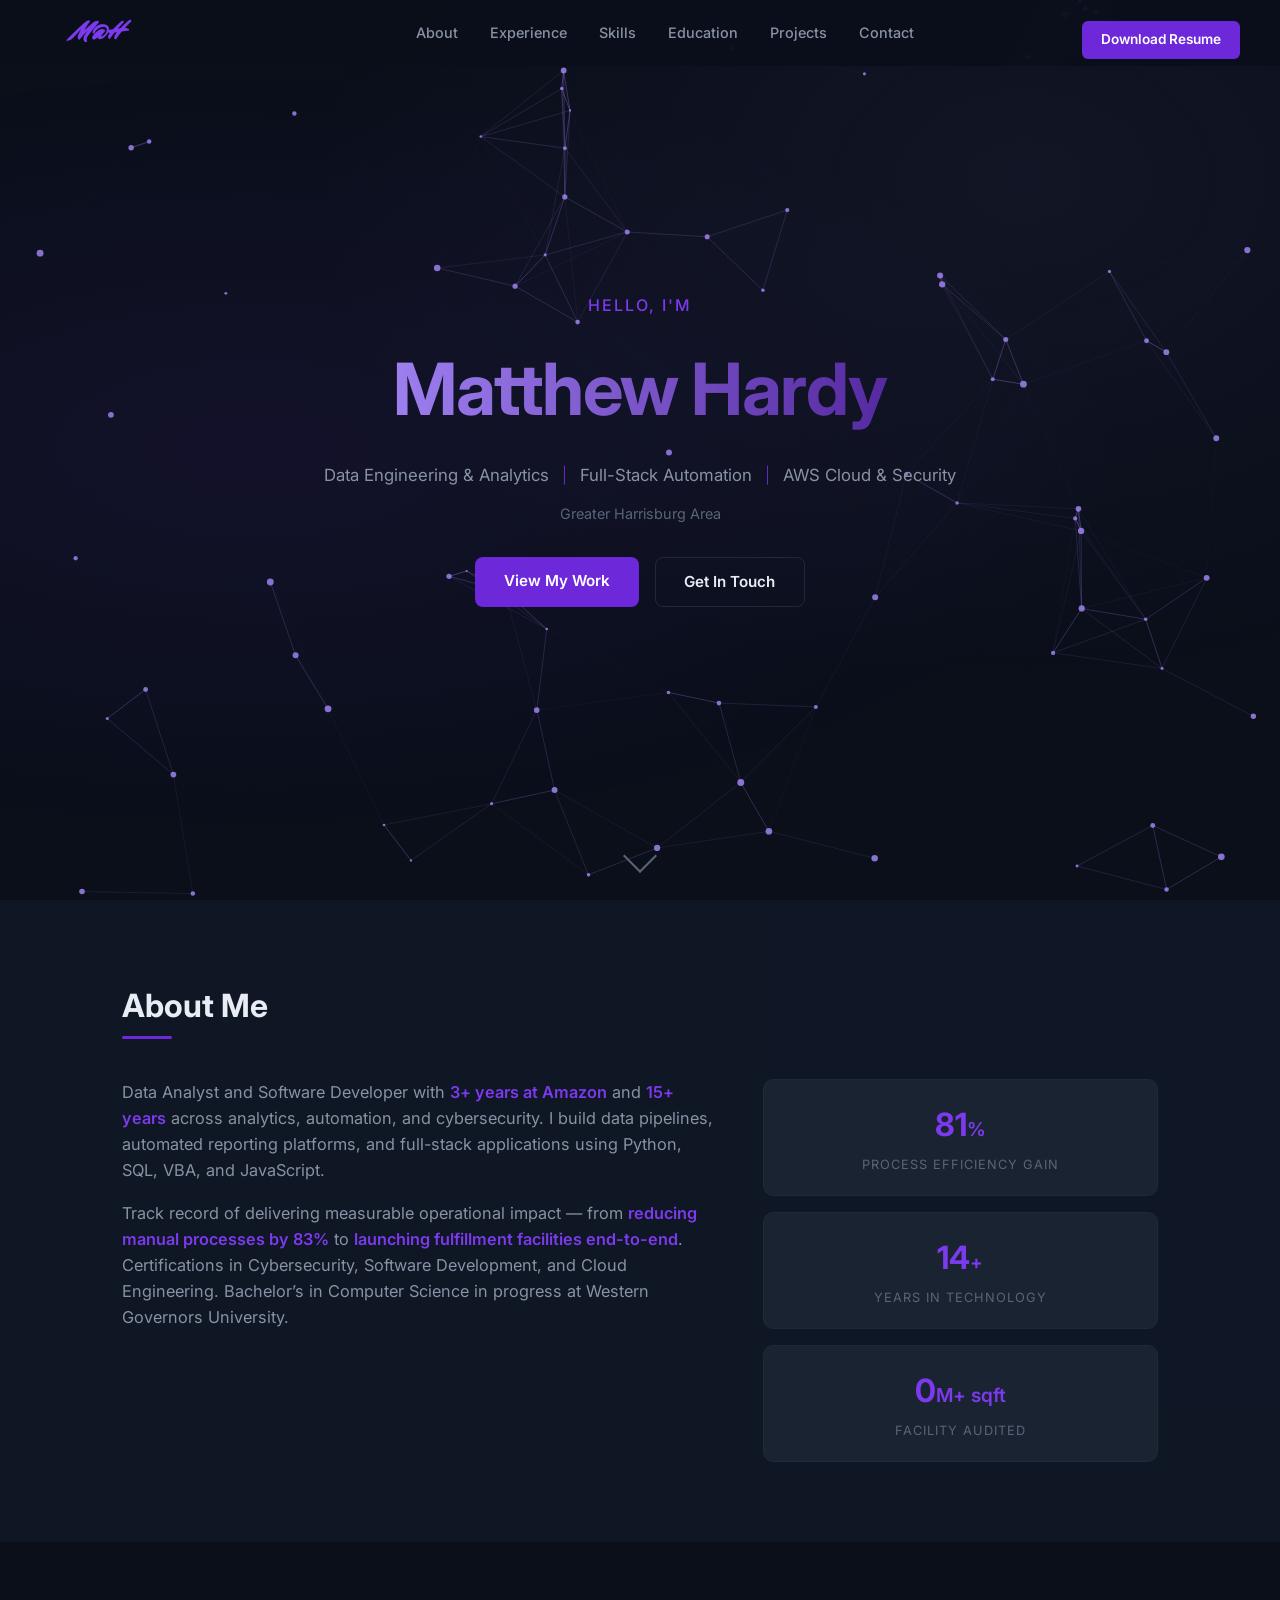
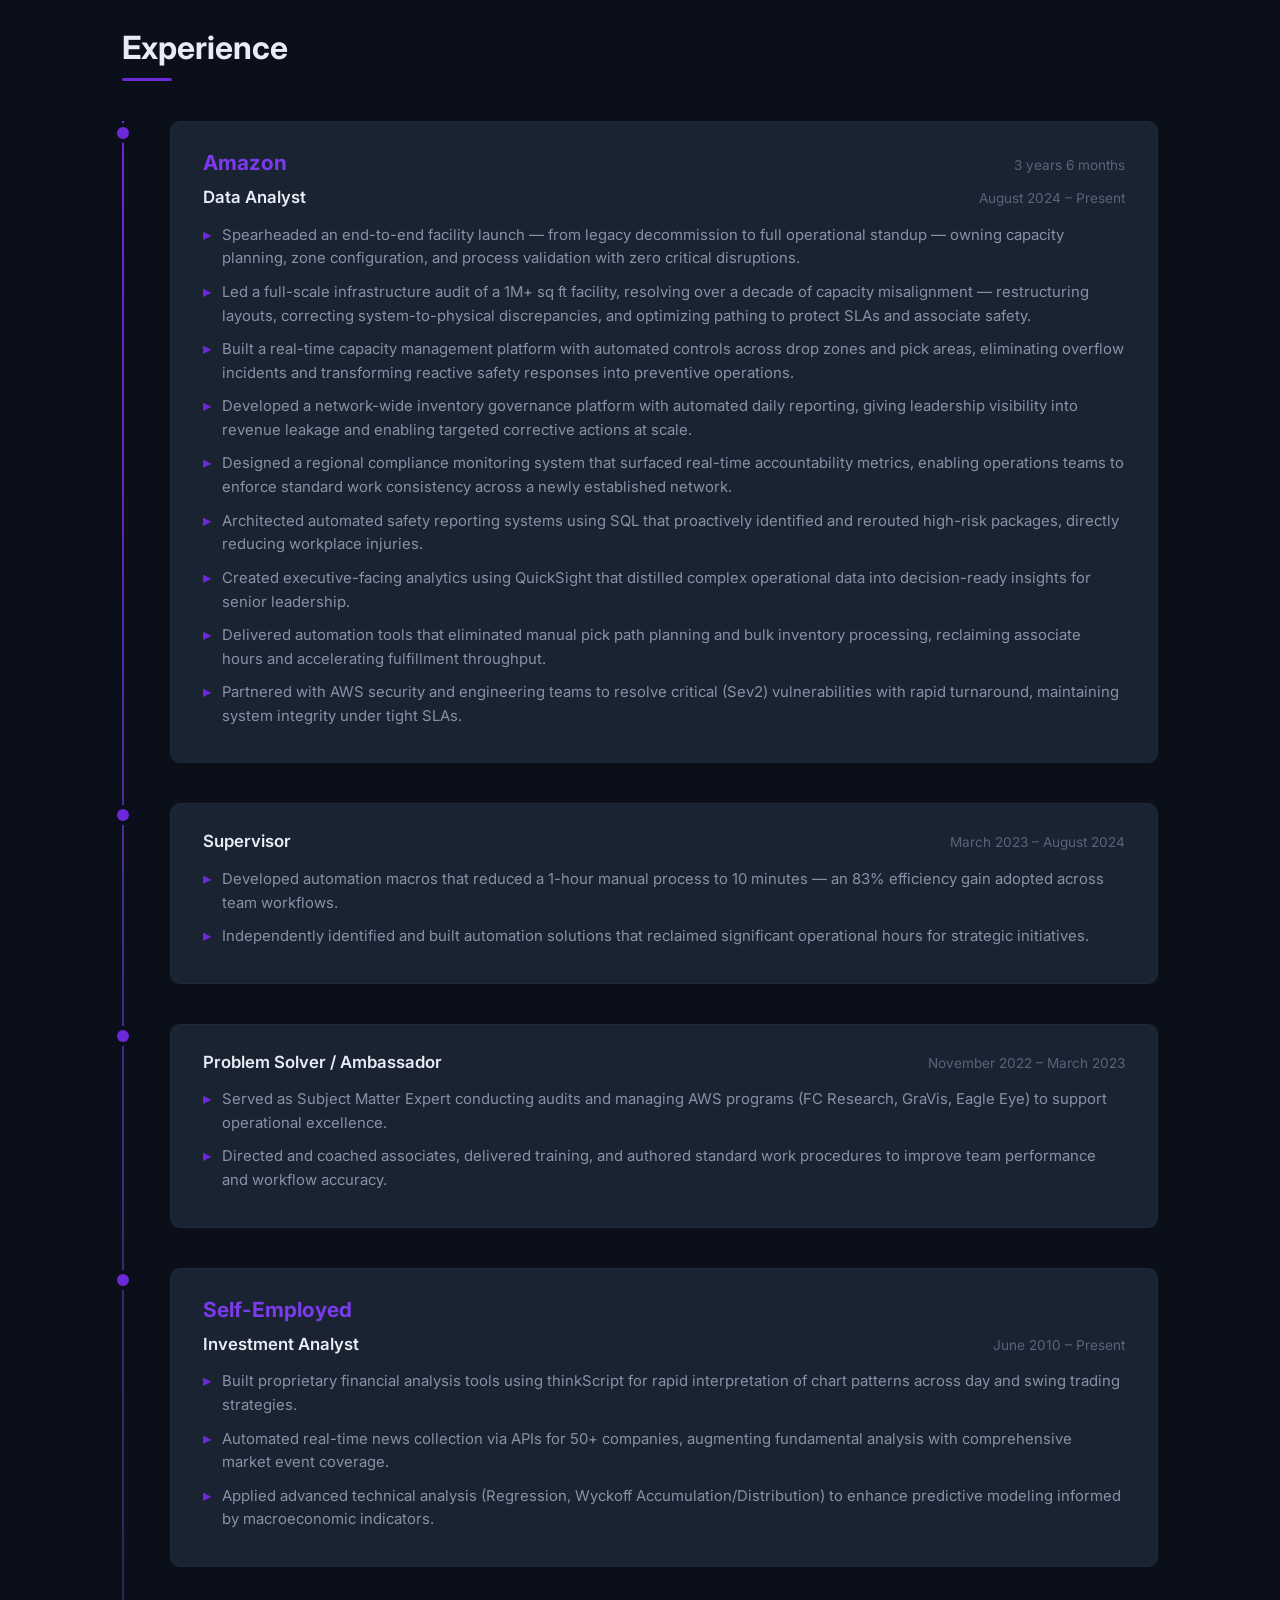
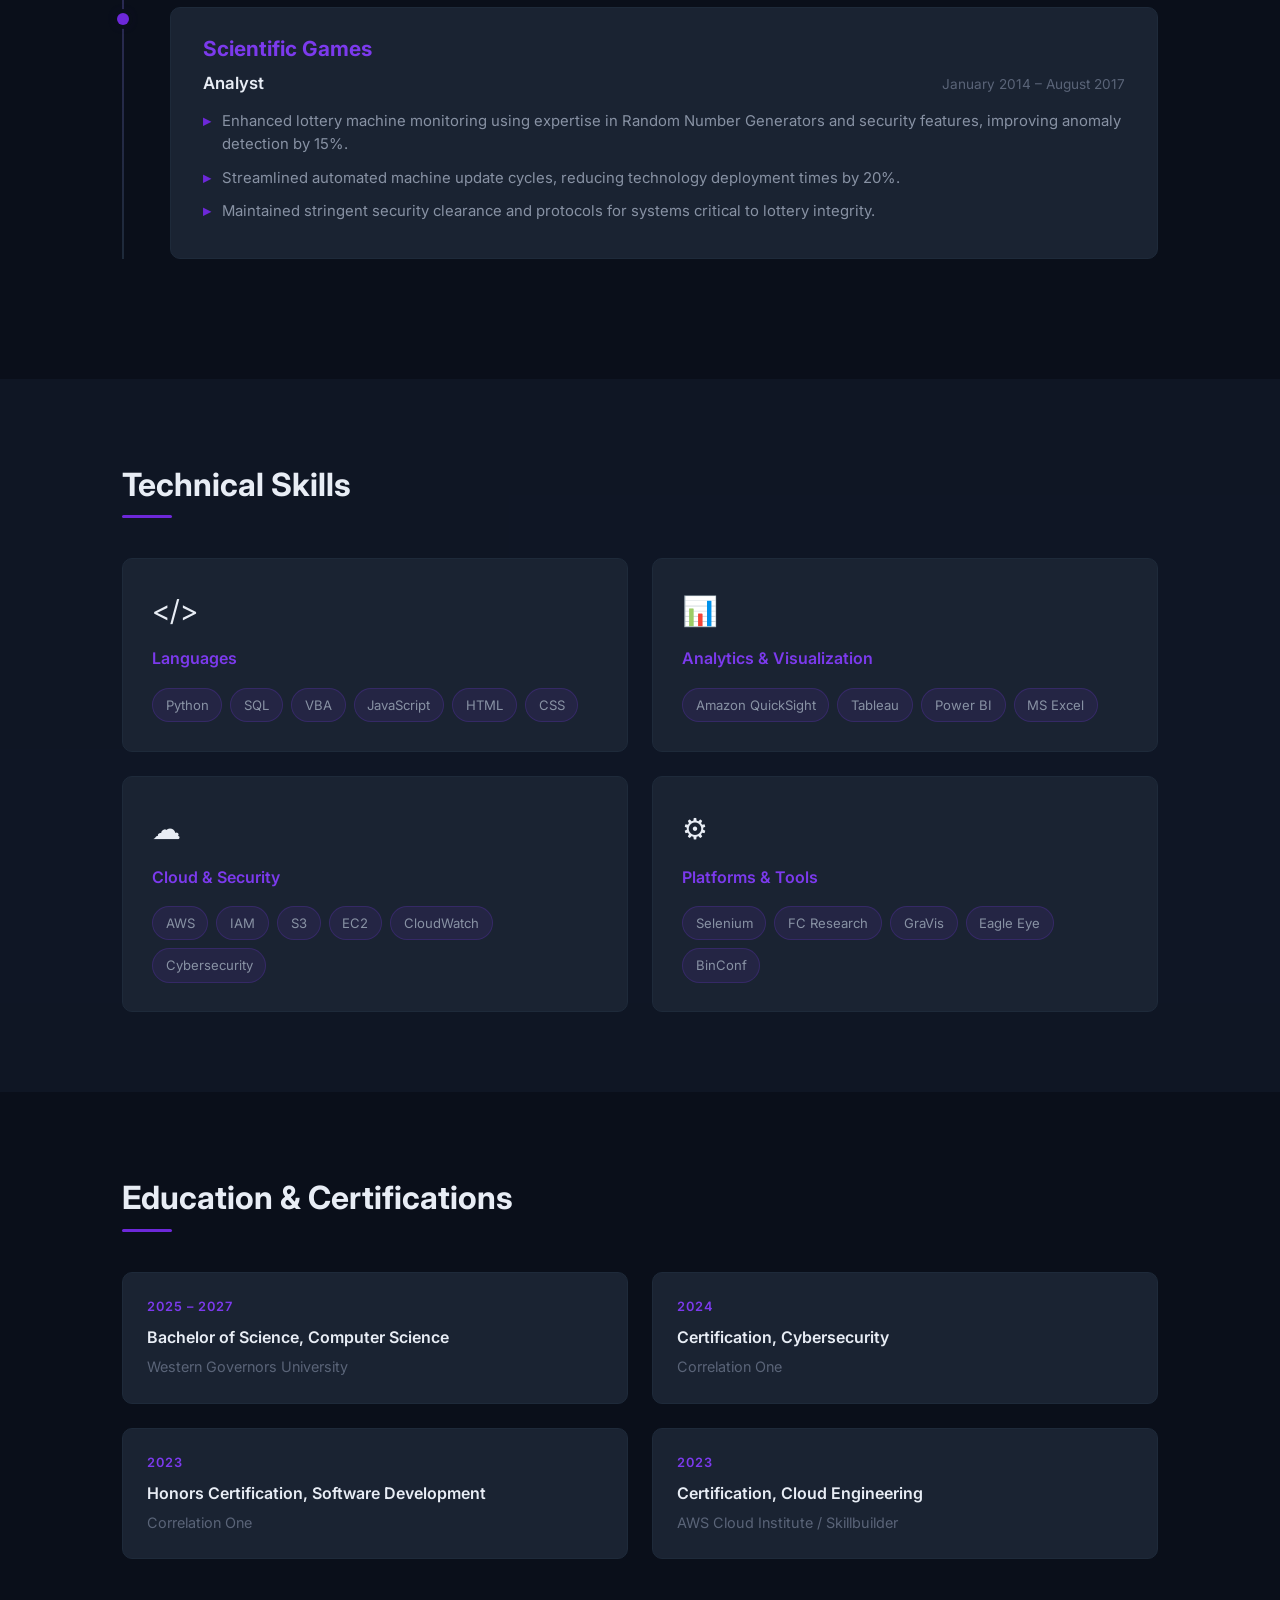
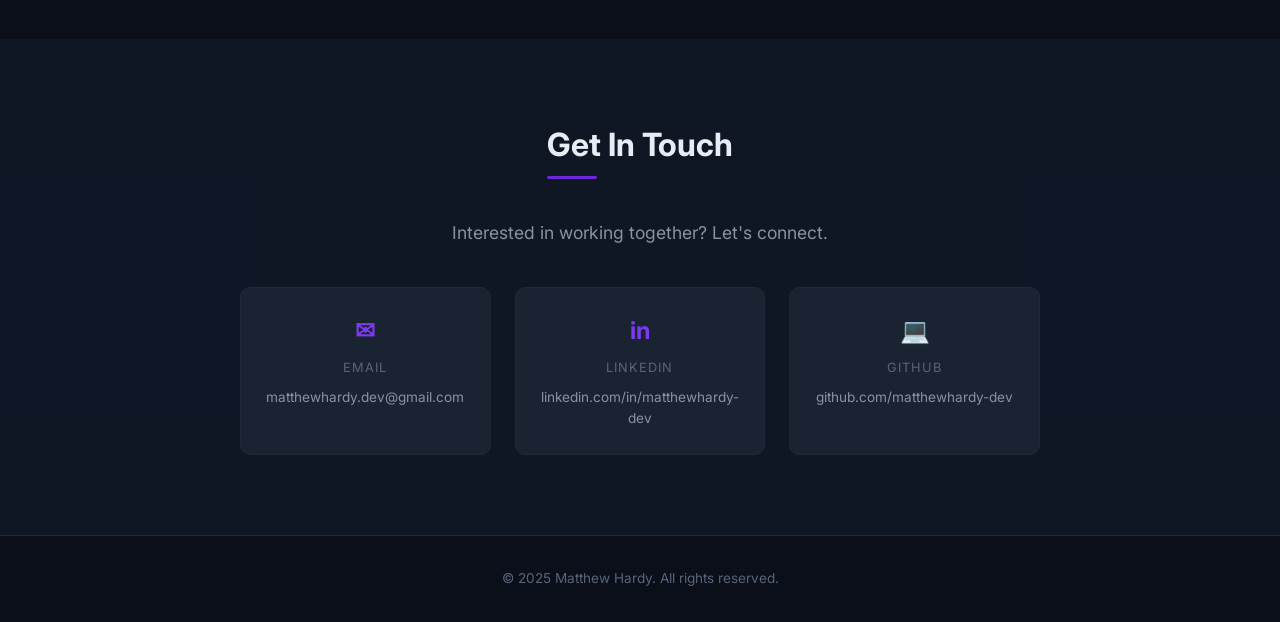
<file: github-portfolio/index.html>
<!DOCTYPE html>
<html lang="en">
<head>
    <meta charset="UTF-8">
    <meta name="viewport" content="width=device-width, initial-scale=1.0">
    <title>Matthew Hardy | Data Engineering & Analytics</title>
    <link rel="preconnect" href="https://fonts.googleapis.com">
    <link rel="preconnect" href="https://fonts.gstatic.com" crossorigin>
    <link href="https://fonts.googleapis.com/css2?family=Mr+Dafoe&family=Inter:wght@300;400;500;600;700&display=swap" rel="stylesheet">
    <link rel="stylesheet" href="style.css">
</head>
<body>
    <canvas id="particles"></canvas>
    <!-- Navigation -->
    <nav id="navbar">
        <div class="nav-container">
            <a href="#hero" class="nav-logo">M@H</a>
            <div class="nav-links">
                <a href="#about">About</a>
                <a href="#experience">Experience</a>
                <a href="#skills">Skills</a>
                <a href="#education">Education</a>
                <a href="projects.html">Projects</a>
                <a href="#contact">Contact</a>
                <a href="resumes/Matthew_Hardy_Resume.pdf" class="nav-cta nav-cta-mobile" download>Download Resume</a>
            </div>
            <button class="nav-toggle" aria-label="Toggle menu">
                <span></span><span></span><span></span>
            </button>
        </div>
    </nav>

    <!-- Hero -->
    <section id="hero">
        <div class="hero-bg"></div>
        <div class="hero-content">
            <p class="hero-greeting">Hello, I'm</p>
            <h1 class="hero-name">Matthew Hardy</h1>
            <div class="hero-tagline">
                <span class="tagline-item">Data Engineering & Analytics</span>
                <span class="tagline-divider">|</span>
                <span class="tagline-item">Full-Stack Automation</span>
                <span class="tagline-divider">|</span>
                <span class="tagline-item">AWS Cloud & Security</span>
            </div>
            <p class="hero-location">Greater Harrisburg Area</p>
            <div class="hero-actions">
                <a href="#experience" class="btn btn-primary">View My Work</a>
                <a href="#contact" class="btn btn-outline">Get In Touch</a>
            </div>
        </div>
        <div class="scroll-indicator">
            <div class="scroll-arrow"></div>
        </div>
    </section>

    <!-- About -->
    <section id="about">
        <div class="container">
            <h2 class="section-title">About Me</h2>
            <div class="about-grid">
                <div class="about-text">
                    <p>Data Analyst and Software Developer with <strong>3+ years at Amazon</strong> and <strong>15+ years</strong> across analytics, automation, and cybersecurity. I build data pipelines, automated reporting platforms, and full-stack applications using Python, SQL, VBA, and JavaScript.</p>
                    <p>Track record of delivering measurable operational impact &mdash; from <strong>reducing manual processes by 83%</strong> to <strong>launching fulfillment facilities end-to-end</strong>. Certifications in Cybersecurity, Software Development, and Cloud Engineering. Bachelor&rsquo;s in Computer Science in progress at Western Governors University.</p>
                </div>
                <div class="about-stats">
                    <div class="stat-card">
                        <span class="stat-number" data-target="83">0</span><span class="stat-suffix">%</span>
                        <span class="stat-label">Process Efficiency Gain</span>
                    </div>
                    <div class="stat-card">
                        <span class="stat-number" data-target="15">0</span><span class="stat-suffix">+</span>
                        <span class="stat-label">Years in Technology</span>
                    </div>
                    <div class="stat-card">
                        <span class="stat-number" data-target="1">0</span><span class="stat-suffix">M+ sqft</span>
                        <span class="stat-label">Facility Audited</span>
                    </div>
                </div>
            </div>
        </div>
    </section>

    <!-- Experience -->
    <section id="experience">
        <div class="container">
            <h2 class="section-title">Experience</h2>
            <div class="timeline">

                <!-- Amazon Data Analyst -->
                <div class="timeline-item">
                    <div class="timeline-marker"></div>
                    <div class="timeline-content">
                        <div class="job-header">
                            <h3>Amazon</h3>
                            <span class="job-duration">3 years 6 months</span>
                        </div>
                        <div class="job-role">
                            <h4>Data Analyst</h4>
                            <span class="job-date">August 2024 &ndash; Present</span>
                        </div>
                        <ul class="job-bullets">
                            <li>Spearheaded an end-to-end facility launch &mdash; from legacy decommission to full operational standup &mdash; owning capacity planning, zone configuration, and process validation with zero critical disruptions.</li>
                            <li>Led a full-scale infrastructure audit of a 1M+ sq ft facility, resolving over a decade of capacity misalignment &mdash; restructuring layouts, correcting system-to-physical discrepancies, and optimizing pathing to protect SLAs and associate safety.</li>
                            <li>Built a real-time capacity management platform with automated controls across drop zones and pick areas, eliminating overflow incidents and transforming reactive safety responses into preventive operations.</li>
                            <li>Developed a network-wide inventory governance platform with automated daily reporting, giving leadership visibility into revenue leakage and enabling targeted corrective actions at scale.</li>
                            <li>Designed a regional compliance monitoring system that surfaced real-time accountability metrics, enabling operations teams to enforce standard work consistency across a newly established network.</li>
                            <li>Architected automated safety reporting systems using SQL that proactively identified and rerouted high-risk packages, directly reducing workplace injuries.</li>
                            <li>Created executive-facing analytics using QuickSight that distilled complex operational data into decision-ready insights for senior leadership.</li>
                            <li>Delivered automation tools that eliminated manual pick path planning and bulk inventory processing, reclaiming associate hours and accelerating fulfillment throughput.</li>
                            <li>Partnered with AWS security and engineering teams to resolve critical (Sev2) vulnerabilities with rapid turnaround, maintaining system integrity under tight SLAs.</li>
                        </ul>
                    </div>
                </div>

                <!-- Amazon Supervisor -->
                <div class="timeline-item">
                    <div class="timeline-marker"></div>
                    <div class="timeline-content">
                        <div class="job-role">
                            <h4>Supervisor</h4>
                            <span class="job-date">March 2023 &ndash; August 2024</span>
                        </div>
                        <ul class="job-bullets">
                            <li>Developed automation macros that reduced a 1-hour manual process to 10 minutes &mdash; an 83% efficiency gain adopted across team workflows.</li>
                            <li>Independently identified and built automation solutions that reclaimed significant operational hours for strategic initiatives.</li>
                        </ul>
                    </div>
                </div>

                <!-- Amazon Problem Solver -->
                <div class="timeline-item">
                    <div class="timeline-marker"></div>
                    <div class="timeline-content">
                        <div class="job-role">
                            <h4>Problem Solver / Ambassador</h4>
                            <span class="job-date">November 2022 &ndash; March 2023</span>
                        </div>
                        <ul class="job-bullets">
                            <li>Served as Subject Matter Expert conducting audits and managing AWS programs (FC Research, GraVis, Eagle Eye) to support operational excellence.</li>
                            <li>Directed and coached associates, delivered training, and authored standard work procedures to improve team performance and workflow accuracy.</li>
                        </ul>
                    </div>
                </div>

                <!-- Self-Employed -->
                <div class="timeline-item">
                    <div class="timeline-marker"></div>
                    <div class="timeline-content">
                        <div class="job-header">
                            <h3>Self-Employed</h3>
                        </div>
                        <div class="job-role">
                            <h4>Investment Analyst</h4>
                            <span class="job-date">June 2010 &ndash; Present</span>
                        </div>
                        <ul class="job-bullets">
                            <li>Built proprietary financial analysis tools using thinkScript for rapid interpretation of chart patterns across day and swing trading strategies.</li>
                            <li>Automated real-time news collection via APIs for 50+ companies, augmenting fundamental analysis with comprehensive market event coverage.</li>
                            <li>Applied advanced technical analysis (Regression, Wyckoff Accumulation/Distribution) to enhance predictive modeling informed by macroeconomic indicators.</li>
                        </ul>
                    </div>
                </div>

                <!-- Scientific Games -->
                <div class="timeline-item">
                    <div class="timeline-marker"></div>
                    <div class="timeline-content">
                        <div class="job-header">
                            <h3>Scientific Games</h3>
                        </div>
                        <div class="job-role">
                            <h4>Analyst</h4>
                            <span class="job-date">January 2014 &ndash; August 2017</span>
                        </div>
                        <ul class="job-bullets">
                            <li>Enhanced lottery machine monitoring using expertise in Random Number Generators and security features, improving anomaly detection by 15%.</li>
                            <li>Streamlined automated machine update cycles, reducing technology deployment times by 20%.</li>
                            <li>Maintained stringent security clearance and protocols for systems critical to lottery integrity.</li>
                        </ul>
                    </div>
                </div>

            </div>
        </div>
    </section>

    <!-- Skills -->
    <section id="skills">
        <div class="container">
            <h2 class="section-title">Technical Skills</h2>
            <div class="skills-grid">
                <div class="skill-category">
                    <div class="skill-icon">&#60;/&#62;</div>
                    <h3>Languages</h3>
                    <div class="skill-tags">
                        <span class="tag">Python</span>
                        <span class="tag">SQL</span>
                        <span class="tag">VBA</span>
                        <span class="tag">JavaScript</span>
                        <span class="tag">HTML</span>
                        <span class="tag">CSS</span>
                    </div>
                </div>
                <div class="skill-category">
                    <div class="skill-icon">&#128202;</div>
                    <h3>Analytics & Visualization</h3>
                    <div class="skill-tags">
                        <span class="tag">Amazon QuickSight</span>
                        <span class="tag">Tableau</span>
                        <span class="tag">Power BI</span>
                        <span class="tag">MS Excel</span>
                    </div>
                </div>
                <div class="skill-category">
                    <div class="skill-icon">&#9729;</div>
                    <h3>Cloud & Security</h3>
                    <div class="skill-tags">
                        <span class="tag">AWS</span>
                        <span class="tag">IAM</span>
                        <span class="tag">S3</span>
                        <span class="tag">EC2</span>
                        <span class="tag">CloudWatch</span>
                        <span class="tag">Cybersecurity</span>
                    </div>
                </div>
                <div class="skill-category">
                    <div class="skill-icon">&#9881;</div>
                    <h3>Platforms & Tools</h3>
                    <div class="skill-tags">
                        <span class="tag">Selenium</span>
                        <span class="tag">FC Research</span>
                        <span class="tag">GraVis</span>
                        <span class="tag">Eagle Eye</span>
                        <span class="tag">BinConf</span>
                    </div>
                </div>
            </div>
        </div>
    </section>

    <!-- Education -->
    <section id="education">
        <div class="container">
            <h2 class="section-title">Education & Certifications</h2>
            <div class="edu-grid">
                <div class="edu-card">
                    <div class="edu-year">2025 &ndash; 2027</div>
                    <h3>Bachelor of Science, Computer Science</h3>
                    <p>Western Governors University</p>
                </div>
                <div class="edu-card">
                    <div class="edu-year">2024</div>
                    <h3>Certification, Cybersecurity</h3>
                    <p>Correlation One</p>
                </div>
                <div class="edu-card">
                    <div class="edu-year">2023</div>
                    <h3>Honors Certification, Software Development</h3>
                    <p>Correlation One</p>
                </div>
                <div class="edu-card">
                    <div class="edu-year">2023</div>
                    <h3>Certification, Cloud Engineering</h3>
                    <p>AWS Cloud Institute / Skillbuilder</p>
                </div>
            </div>
        </div>
    </section>

    <!-- Contact -->
    <section id="contact">
        <div class="container">
            <h2 class="section-title">Get In Touch</h2>
            <p class="contact-text">Interested in working together? Let's connect.</p>
            <div class="contact-links">
                <a href="mailto:matthewhardy.dev@gmail.com" class="contact-card">
                    <span class="contact-icon">&#9993;</span>
                    <span class="contact-label">Email</span>
                    <span class="contact-value">matthewhardy.dev@gmail.com</span>
                </a>
                <a href="https://www.linkedin.com/in/matthewhardy-dev" target="_blank" class="contact-card">
                    <span class="contact-icon">in</span>
                    <span class="contact-label">LinkedIn</span>
                    <span class="contact-value">linkedin.com/in/matthewhardy-dev</span>
                </a>
                <a href="https://github.com/matthewhardy-dev" target="_blank" class="contact-card">
                    <span class="contact-icon">&#128187;</span>
                    <span class="contact-label">GitHub</span>
                    <span class="contact-value">github.com/matthewhardy-dev</span>
                </a>
            </div>
        </div>
    </section>

    <!-- Footer -->
    <footer>
        <p>&copy; 2025 Matthew Hardy. All rights reserved.</p>
    </footer>

    <script src="script.js"></script>
</body>
</html>
</file>
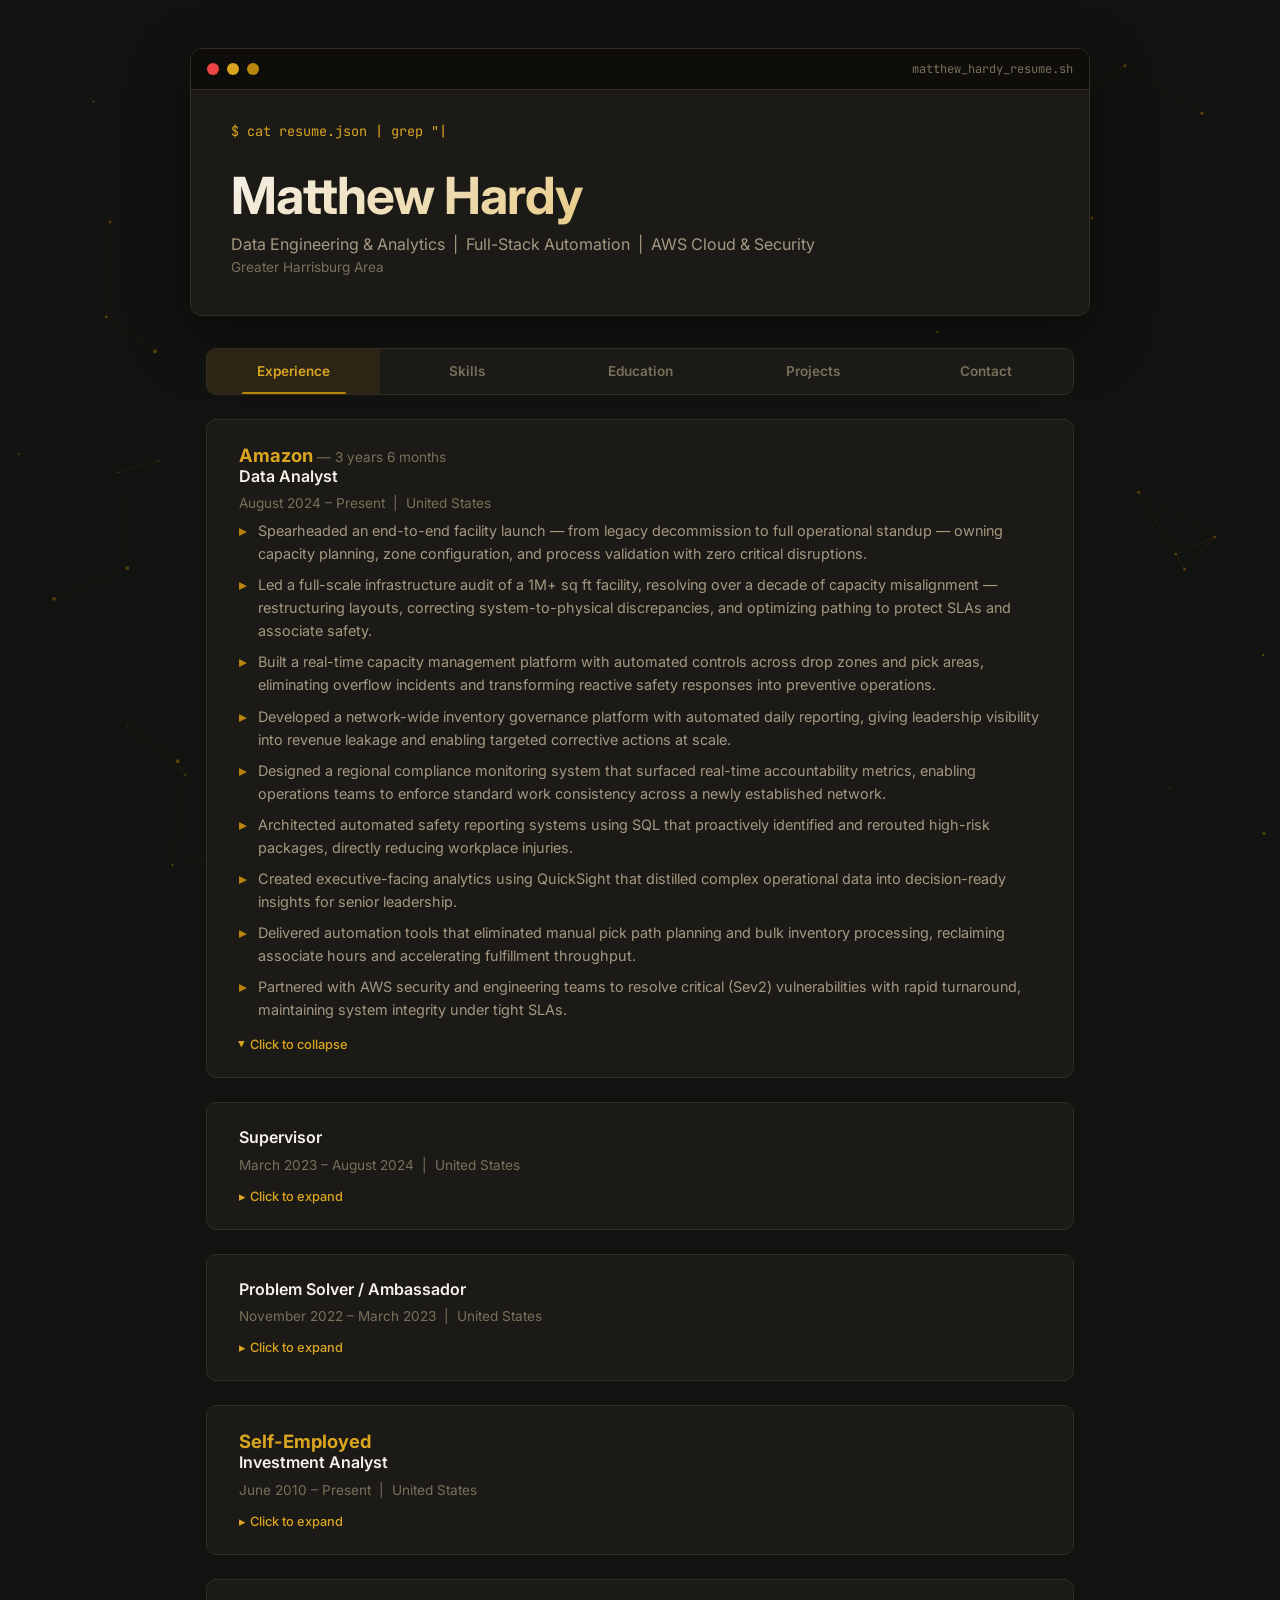
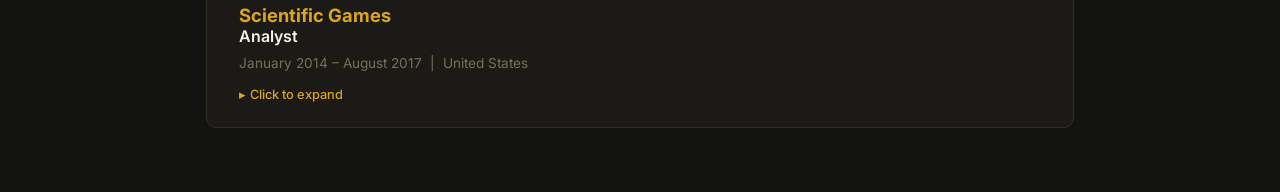
<file: interactive/amber/index.html>
<!DOCTYPE html>
<html lang="en">
<head>
    <meta charset="UTF-8">
    <meta name="viewport" content="width=device-width, initial-scale=1.0">
    <title>Matthew Hardy | Interactive Resume — M@H Gold</title>
    <link href="https://fonts.googleapis.com/css2?family=Inter:wght@300;400;500;600;700&family=JetBrains+Mono:wght@400;500&display=swap" rel="stylesheet">
    <style>
        :root {
            --bg: #121210;
            --card: #1c1a16;
            --border: #332e24;
            --accent: #B8860B;
            --accent-light: #DAA520;
            --glow: rgba(184,134,11,0.15);
            --text: #f5f0e8;
            --text2: #a49882;
            --text3: #78705a;
            --green: #10b981;
            --yellow: #f59e0b;
            --red: #ef4444;
        }
        *, *::before, *::after { margin:0; padding:0; box-sizing:border-box; }
        body { font-family:'Inter',sans-serif; background:var(--bg); color:var(--text); overflow-x:hidden; }

        /* ---- PARTICLE CANVAS ---- */
        #particles { position:fixed; inset:0; z-index:0; pointer-events:none; }

        /* ---- TERMINAL HEADER ---- */
        .terminal {
            position:relative; z-index:1;
            max-width:900px; margin:3rem auto 0; padding:0;
            background:var(--card); border:1px solid var(--border); border-radius:12px;
            overflow:hidden; box-shadow:0 20px 60px rgba(0,0,0,0.4);
        }
        .terminal-bar {
            display:flex; align-items:center; gap:8px;
            padding:12px 16px; background:#0e0d0a; border-bottom:1px solid var(--border);
        }
        .terminal-dot { width:12px; height:12px; border-radius:50%; }
        .terminal-dot.r { background:#ef4444; }
        .terminal-dot.y { background:#DAA520; }
        .terminal-dot.g { background:#B8860B; }
        .terminal-title { margin-left:auto; font-size:0.75rem; color:var(--text3); font-family:'JetBrains Mono',monospace; }
        .terminal-body { padding:2rem 2.5rem 2.5rem; }

        .typing-line {
            font-family:'JetBrains Mono',monospace; font-size:0.85rem; color:var(--accent-light);
            margin-bottom:1.5rem; min-height:1.3em;
        }
        .typing-line .cursor { animation:blink 1s step-end infinite; }
        @keyframes blink { 50% { opacity:0; } }

        .hero-name {
            font-size:clamp(2rem,5vw,3.2rem); font-weight:700; letter-spacing:-1px;
            background:linear-gradient(135deg,var(--text),var(--accent-light));
            -webkit-background-clip:text; -webkit-text-fill-color:transparent; background-clip:text;
        }
        .hero-tagline { color:var(--text2); font-size:1rem; margin:0.5rem 0 0.3rem; }
        .hero-location { color:var(--text3); font-size:0.85rem; }

        /* ---- MAIN CONTENT ---- */
        .content { position:relative; z-index:1; max-width:900px; margin:0 auto; padding:0 1rem 4rem; }

        /* ---- SECTION TABS ---- */
        .tab-bar {
            display:flex; gap:0; margin:2rem 0 0;
            background:var(--card); border:1px solid var(--border); border-radius:10px;
            overflow:hidden; position:sticky; top:0; z-index:10;
        }
        .tab-btn {
            flex:1; padding:0.9rem; text-align:center;
            background:transparent; border:none; color:var(--text3);
            font-family:'Inter',sans-serif; font-size:0.85rem; font-weight:600;
            cursor:pointer; transition:all 0.25s; position:relative;
        }
        .tab-btn:hover { color:var(--text2); background:rgba(184,134,11,0.05); }
        .tab-btn.active { color:var(--accent-light); background:rgba(184,134,11,0.1); }
        .tab-btn.active::after {
            content:''; position:absolute; bottom:0; left:20%; right:20%;
            height:2px; background:var(--accent); border-radius:2px;
        }

        .tab-panel { display:none; animation:fadeUp 0.4s ease; }
        .tab-panel.active { display:block; }
        @keyframes fadeUp { from { opacity:0; transform:translateY(15px); } to { opacity:1; transform:translateY(0); } }

        /* ---- EXPERIENCE CARDS ---- */
        .exp-card {
            background:var(--card); border:1px solid var(--border); border-radius:10px;
            padding:1.5rem 2rem; margin-top:1.5rem; transition:all 0.3s;
            cursor:pointer; position:relative; overflow:hidden;
        }
        .exp-card::before {
            content:''; position:absolute; left:0; top:0; bottom:0; width:3px;
            background:var(--accent); border-radius:0 2px 2px 0; opacity:0; transition:opacity 0.3s;
        }
        .exp-card:hover { border-color:var(--accent); box-shadow:0 4px 20px var(--glow); }
        .exp-card:hover::before { opacity:1; }
        .exp-company { font-size:1.15rem; font-weight:700; color:var(--accent-light); }
        .exp-meta { font-size:0.85rem; color:var(--text3); margin:0.2rem 0 0.5rem; }
        .exp-role { font-weight:600; font-size:1rem; margin-bottom:0.6rem; }
        .exp-bullets { list-style:none; padding:0; max-height:0; overflow:hidden; transition:max-height 0.5s ease; }
        .exp-card.open .exp-bullets { max-height:2000px; }
        .exp-bullets li {
            position:relative; padding-left:1.2rem; margin-bottom:0.5rem;
            color:var(--text2); font-size:0.9rem; line-height:1.6;
        }
        .exp-bullets li::before { content:'▸'; position:absolute; left:0; color:var(--accent); font-weight:700; }
        .exp-toggle {
            font-size:0.8rem; color:var(--accent-light); display:inline-flex; align-items:center; gap:4px;
            margin-top:0.5rem; font-weight:500;
        }
        .exp-toggle .arrow { transition:transform 0.3s; display:inline-block; }
        .exp-card.open .exp-toggle .arrow { transform:rotate(90deg); }

        /* ---- SKILLS ---- */
        .skill-group { margin-top:1.5rem; }
        .skill-group-title { font-size:0.8rem; color:var(--accent-light); text-transform:uppercase; letter-spacing:1.5px; font-weight:600; margin-bottom:0.8rem; }
        .skill-bars { display:flex; flex-direction:column; gap:0.7rem; }
        .skill-row { display:flex; align-items:center; gap:1rem; }
        .skill-name { width:120px; font-size:0.88rem; color:var(--text2); text-align:right; }
        .skill-bar-bg { flex:1; height:8px; background:var(--border); border-radius:4px; overflow:hidden; }
        .skill-bar-fill { height:100%; border-radius:4px; width:0; transition:width 1.2s cubic-bezier(0.4,0,0.2,1); }
        .skill-bar-fill.blue { background:linear-gradient(90deg,#B8860B,#DAA520); }
        .skill-bar-fill.green { background:linear-gradient(90deg,#8B6914,#C4A035); }
        .skill-bar-fill.yellow { background:linear-gradient(90deg,#d97706,#f59e0b); }
        .skill-pct { width:40px; font-size:0.8rem; color:var(--text3); font-family:'JetBrains Mono',monospace; }

        /* ---- EDUCATION ---- */
        .edu-item {
            display:flex; gap:1.5rem; align-items:flex-start;
            background:var(--card); border:1px solid var(--border); border-radius:10px;
            padding:1.3rem 1.8rem; margin-top:1rem; transition:all 0.3s;
        }
        .edu-item:hover { border-color:var(--accent); box-shadow:0 4px 20px var(--glow); }
        .edu-year { font-size:0.8rem; color:var(--accent-light); font-weight:600; white-space:nowrap; min-width:90px; padding-top:2px; }
        .edu-info h3 { font-size:0.95rem; font-weight:600; }
        .edu-info p { font-size:0.85rem; color:var(--text3); }

        /* ---- PROJECTS ---- */
        .proj-card {
            background:var(--card); border:1px solid var(--border); border-radius:10px;
            padding:1.5rem 2rem; margin-top:1.5rem; transition:all 0.3s;
            display:flex; gap:1.2rem; align-items:flex-start;
        }
        .proj-card:hover { border-color:var(--accent); box-shadow:0 4px 20px var(--glow); transform:translateY(-2px); }
        .proj-icon { font-size:2rem; flex-shrink:0; padding-top:0.2rem; }
        .proj-body h3 { font-size:1.05rem; font-weight:700; color:var(--accent-light); margin-bottom:0.2rem; }
        .proj-sub { font-size:0.75rem; color:var(--text3); text-transform:uppercase; letter-spacing:1px; margin-bottom:0.8rem; }
        .proj-body p { color:var(--text2); font-size:0.88rem; line-height:1.6; margin-bottom:0.8rem; }
        .proj-tags { display:flex; flex-wrap:wrap; gap:0.4rem; }
        .proj-tags span {
            padding:0.2rem 0.6rem; background:rgba(184,134,11,0.1); border:1px solid rgba(184,134,11,0.2);
            border-radius:15px; font-size:0.72rem; color:var(--text2);
        }
        .proj-card.featured { border-color:rgba(184,134,11,0.3); }
        .proj-card.featured .proj-icon { font-size:2.5rem; }

        /* ---- CONTACT ---- */
        .contact-grid { display:grid; grid-template-columns:repeat(3,1fr); gap:1rem; margin-top:1.5rem; }
        .contact-item {
            background:var(--card); border:1px solid var(--border); border-radius:10px;
            padding:1.5rem; text-align:center; text-decoration:none; color:inherit; transition:all 0.3s;
        }
        .contact-item:hover { border-color:var(--accent); box-shadow:0 4px 20px var(--glow); transform:translateY(-3px); }
        .contact-icon { font-size:1.5rem; margin-bottom:0.5rem; color:var(--accent-light); font-weight:700; }
        .contact-label { font-size:0.75rem; color:var(--text3); text-transform:uppercase; letter-spacing:1px; }
        .contact-val { font-size:0.82rem; color:var(--text2); margin-top:0.3rem; word-break:break-all; }

        /* ---- RESPONSIVE ---- */
        @media(max-width:600px) {
            .terminal { margin:1rem 0.5rem 0; }
            .terminal-body { padding:1.5rem; }
            .tab-btn { font-size:0.75rem; padding:0.7rem 0.3rem; }
            .contact-grid { grid-template-columns:1fr; }
            .skill-name { width:80px; font-size:0.8rem; }
            .edu-item { flex-direction:column; gap:0.5rem; }
        }
    </style>
</head>
<body>

<canvas id="particles"></canvas>

<!-- Terminal Hero -->
<div class="terminal">
    <div class="terminal-bar">
        <div class="terminal-dot r"></div>
        <div class="terminal-dot y"></div>
        <div class="terminal-dot g"></div>
        <span class="terminal-title">matthew_hardy_resume.sh</span>
    </div>
    <div class="terminal-body">
        <div class="typing-line" id="typingLine"></div>
        <h1 class="hero-name">Matthew Hardy</h1>
        <p class="hero-tagline">Data Engineering & Analytics &nbsp;|&nbsp; Full-Stack Automation &nbsp;|&nbsp; AWS Cloud & Security</p>
        <p class="hero-location">Greater Harrisburg Area</p>
    </div>
</div>

<!-- Content -->
<div class="content">

    <!-- Tabs -->
    <div class="tab-bar">
        <button class="tab-btn active" data-tab="experience">Experience</button>
        <button class="tab-btn" data-tab="skills">Skills</button>
        <button class="tab-btn" data-tab="education">Education</button>
        <button class="tab-btn" data-tab="projects">Projects</button>
        <button class="tab-btn" data-tab="contact">Contact</button>
    </div>

    <!-- Experience -->
    <div class="tab-panel active" id="experience">

        <div class="exp-card open">
            <div class="exp-company">Amazon <span style="font-weight:400;font-size:0.85rem;color:var(--text3);">&mdash; 3 years 6 months</span></div>
            <div class="exp-role">Data Analyst</div>
            <div class="exp-meta">August 2024 &ndash; Present &nbsp;|&nbsp; United States</div>
            <ul class="exp-bullets">
                <li>Spearheaded an end-to-end facility launch &mdash; from legacy decommission to full operational standup &mdash; owning capacity planning, zone configuration, and process validation with zero critical disruptions.</li>
                <li>Led a full-scale infrastructure audit of a 1M+ sq ft facility, resolving over a decade of capacity misalignment &mdash; restructuring layouts, correcting system-to-physical discrepancies, and optimizing pathing to protect SLAs and associate safety.</li>
                <li>Built a real-time capacity management platform with automated controls across drop zones and pick areas, eliminating overflow incidents and transforming reactive safety responses into preventive operations.</li>
                <li>Developed a network-wide inventory governance platform with automated daily reporting, giving leadership visibility into revenue leakage and enabling targeted corrective actions at scale.</li>
                <li>Designed a regional compliance monitoring system that surfaced real-time accountability metrics, enabling operations teams to enforce standard work consistency across a newly established network.</li>
                <li>Architected automated safety reporting systems using SQL that proactively identified and rerouted high-risk packages, directly reducing workplace injuries.</li>
                <li>Created executive-facing analytics using QuickSight that distilled complex operational data into decision-ready insights for senior leadership.</li>
                <li>Delivered automation tools that eliminated manual pick path planning and bulk inventory processing, reclaiming associate hours and accelerating fulfillment throughput.</li>
                <li>Partnered with AWS security and engineering teams to resolve critical (Sev2) vulnerabilities with rapid turnaround, maintaining system integrity under tight SLAs.</li>
            </ul>
            <div class="exp-toggle"><span class="arrow">▸</span> Click to collapse</div>
        </div>

        <div class="exp-card">
            <div class="exp-role">Supervisor</div>
            <div class="exp-meta">March 2023 &ndash; August 2024 &nbsp;|&nbsp; United States</div>
            <ul class="exp-bullets">
                <li>Developed automation macros that reduced a 1-hour manual process to 10 minutes &mdash; an 83% efficiency gain adopted across team workflows.</li>
                <li>Independently identified and built automation solutions that reclaimed significant operational hours for strategic initiatives.</li>
            </ul>
            <div class="exp-toggle"><span class="arrow">▸</span> Click to expand</div>
        </div>

        <div class="exp-card">
            <div class="exp-role">Problem Solver / Ambassador</div>
            <div class="exp-meta">November 2022 &ndash; March 2023 &nbsp;|&nbsp; United States</div>
            <ul class="exp-bullets">
                <li>Served as Subject Matter Expert conducting audits and managing AWS programs (FC Research, GraVis, Eagle Eye) to support operational excellence.</li>
                <li>Directed and coached associates, delivered training, and authored standard work procedures to improve team performance and workflow accuracy.</li>
            </ul>
            <div class="exp-toggle"><span class="arrow">▸</span> Click to expand</div>
        </div>

        <div class="exp-card">
            <div class="exp-company">Self-Employed</div>
            <div class="exp-role">Investment Analyst</div>
            <div class="exp-meta">June 2010 &ndash; Present &nbsp;|&nbsp; United States</div>
            <ul class="exp-bullets">
                <li>Built proprietary financial analysis tools using thinkScript for rapid interpretation of chart patterns across day and swing trading strategies.</li>
                <li>Automated real-time news collection via APIs for 50+ companies, augmenting fundamental analysis with comprehensive market event coverage.</li>
                <li>Applied advanced technical analysis (Regression, Wyckoff Accumulation/Distribution) to enhance predictive modeling informed by macroeconomic indicators.</li>
            </ul>
            <div class="exp-toggle"><span class="arrow">▸</span> Click to expand</div>
        </div>

        <div class="exp-card">
            <div class="exp-company">Scientific Games</div>
            <div class="exp-role">Analyst</div>
            <div class="exp-meta">January 2014 &ndash; August 2017 &nbsp;|&nbsp; United States</div>
            <ul class="exp-bullets">
                <li>Enhanced lottery machine monitoring using expertise in Random Number Generators and security features, improving anomaly detection by 15%.</li>
                <li>Streamlined automated machine update cycles, reducing technology deployment times by 20%.</li>
                <li>Maintained stringent security clearance and protocols for systems critical to lottery integrity.</li>
            </ul>
            <div class="exp-toggle"><span class="arrow">▸</span> Click to expand</div>
        </div>

    </div>

    <!-- Skills -->
    <div class="tab-panel" id="skills">
        <div class="skill-group">
            <div class="skill-group-title">Languages</div>
            <div class="skill-bars">
                <div class="skill-row"><span class="skill-name">Python</span><div class="skill-bar-bg"><div class="skill-bar-fill blue" data-width="92"></div></div><span class="skill-pct">92%</span></div>
                <div class="skill-row"><span class="skill-name">SQL</span><div class="skill-bar-bg"><div class="skill-bar-fill blue" data-width="95"></div></div><span class="skill-pct">95%</span></div>
                <div class="skill-row"><span class="skill-name">VBA</span><div class="skill-bar-bg"><div class="skill-bar-fill blue" data-width="88"></div></div><span class="skill-pct">88%</span></div>
                <div class="skill-row"><span class="skill-name">JavaScript</span><div class="skill-bar-bg"><div class="skill-bar-fill blue" data-width="82"></div></div><span class="skill-pct">82%</span></div>
                <div class="skill-row"><span class="skill-name">HTML / CSS</span><div class="skill-bar-bg"><div class="skill-bar-fill blue" data-width="85"></div></div><span class="skill-pct">85%</span></div>
            </div>
        </div>
        <div class="skill-group">
            <div class="skill-group-title">Analytics & Visualization</div>
            <div class="skill-bars">
                <div class="skill-row"><span class="skill-name">QuickSight</span><div class="skill-bar-bg"><div class="skill-bar-fill green" data-width="90"></div></div><span class="skill-pct">90%</span></div>
                <div class="skill-row"><span class="skill-name">Tableau</span><div class="skill-bar-bg"><div class="skill-bar-fill green" data-width="78"></div></div><span class="skill-pct">78%</span></div>
                <div class="skill-row"><span class="skill-name">Power BI</span><div class="skill-bar-bg"><div class="skill-bar-fill green" data-width="75"></div></div><span class="skill-pct">75%</span></div>
                <div class="skill-row"><span class="skill-name">MS Excel</span><div class="skill-bar-bg"><div class="skill-bar-fill green" data-width="96"></div></div><span class="skill-pct">96%</span></div>
            </div>
        </div>
        <div class="skill-group">
            <div class="skill-group-title">Cloud & Security</div>
            <div class="skill-bars">
                <div class="skill-row"><span class="skill-name">AWS</span><div class="skill-bar-bg"><div class="skill-bar-fill yellow" data-width="85"></div></div><span class="skill-pct">85%</span></div>
                <div class="skill-row"><span class="skill-name">Selenium</span><div class="skill-bar-bg"><div class="skill-bar-fill yellow" data-width="80"></div></div><span class="skill-pct">80%</span></div>
                <div class="skill-row"><span class="skill-name">Cybersecurity</span><div class="skill-bar-bg"><div class="skill-bar-fill yellow" data-width="78"></div></div><span class="skill-pct">78%</span></div>
            </div>
        </div>
    </div>

    <!-- Education -->
    <div class="tab-panel" id="education">
        <div class="edu-item">
            <div class="edu-year">2025 – 2027</div>
            <div class="edu-info">
                <h3>Bachelor of Science, Computer Science</h3>
                <p>Western Governors University</p>
            </div>
        </div>
        <div class="edu-item">
            <div class="edu-year">2024</div>
            <div class="edu-info">
                <h3>Certification, Cybersecurity</h3>
                <p>Correlation One</p>
            </div>
        </div>
        <div class="edu-item">
            <div class="edu-year">2023</div>
            <div class="edu-info">
                <h3>Honors Certification, Software Development</h3>
                <p>Correlation One</p>
            </div>
        </div>
        <div class="edu-item">
            <div class="edu-year">2023</div>
            <div class="edu-info">
                <h3>Certification, Cloud Engineering</h3>
                <p>AWS Cloud Institute / Skillbuilder</p>
            </div>
        </div>
    </div>

    <!-- Projects -->
    <div class="tab-panel" id="projects">
        <div class="proj-card featured">
            <div class="proj-icon">🔥</div>
            <div class="proj-body">
                <h3>Goldilocks — Capacity Management Platform</h3>
                <div class="proj-sub">Real-Time Monitoring • Automated Controls</div>
                <p>Full-stack desktop app monitoring bin, bay, and aisle utilization across drop zones and pick areas. Color-coded heatmap view, automated lock/unlock via BinConf API, 15-min auto-refresh. Captures API params on first run then switches to direct HTTP calls — 13x faster than Selenium scraping.</p>
                <div class="proj-tags"><span>Python</span><span>Tkinter</span><span>Selenium</span><span>REST APIs</span><span>OpenPyXL</span><span>Threading</span></div>
            </div>
        </div>
        <div class="proj-card">
            <div class="proj-icon">🚨</div>
            <div class="proj-body">
                <h3>Andon Monitor</h3>
                <div class="proj-sub">Alert Tracking • Analytics Dashboard</div>
                <p>Real-time andon monitoring with dwell time analysis (0-12h, 12-24h, 24-48h, 48h+), weekly top puller rankings, Lighthouse cycle count integration, and automated CSV exports with pivot table generation. Hidden browser operation via Win32 API.</p>
                <div class="proj-tags"><span>Python</span><span>Tkinter</span><span>Selenium</span><span>Win32 API</span><span>Excel COM</span></div>
            </div>
        </div>
        <div class="proj-card">
            <div class="proj-icon">🗺</div>
            <div class="proj-body">
                <h3>Pick Path Generator</h3>
                <div class="proj-sub">Aisle Sorting • Path Optimization</div>
                <p>Automated pick path tool sorting bins by aisle, shelf, and slot with configurable snake or zig-zag patterns. Supports even/odd slot filtering, dual-aisle interleaving, 6 shelf sort modes, and 200-row configuration for full facility planning.</p>
                <div class="proj-tags"><span>Python</span><span>Pandas</span><span>Tkinter</span><span>OpenPyXL</span><span>CSV</span></div>
            </div>
        </div>
        <div class="proj-card">
            <div class="proj-icon">🗑</div>
            <div class="proj-body">
                <h3>Bulk Delete & Sideline Tool</h3>
                <div class="proj-sub">Inventory Management • Browser Automation</div>
                <p>Dual-tab automation for mass item deletion (AFT) and sidelining (Poirot). Full workflow: scan, select, confirm, log. Supports CSV bulk uploads, session reuse across runs, and structured Excel log exports with container, ASIN, and cost data.</p>
                <div class="proj-tags"><span>Python</span><span>Selenium</span><span>Tkinter</span><span>OpenPyXL</span><span>CSV</span></div>
            </div>
        </div>
        <div class="proj-card">
            <div class="proj-icon">🚚</div>
            <div class="proj-body">
                <h3>Inbound Flow Monitor</h3>
                <div class="proj-sub">Real-Time Tracking • Web Dashboard</div>
                <p>Web-based inbound monitoring integrated with FMC. Tracks VRIDs, pallets, units, and door assignments in real time with auto-refresh, multi-page dashboard, analytics, and multi-user credential support.</p>
                <div class="proj-tags"><span>Python</span><span>Flask</span><span>HTML/CSS/JS</span><span>Selenium</span><span>FMC API</span></div>
            </div>
        </div>
        <div class="proj-card">
            <div class="proj-icon">📈</div>
            <div class="proj-body">
                <h3>WAVE DPT — Damaged Inventory Tracker</h3>
                <div class="proj-sub">Quality Monitoring • Automated Reporting</div>
                <p>Automated scraper for FC Quality damaged inventory data. Pulls defect data via Selenium, processes through Excel macros, and generates actionable reports for inventory governance and deletion cost tracking.</p>
                <div class="proj-tags"><span>Python</span><span>Selenium</span><span>Excel/VBA</span><span>JSON Config</span></div>
            </div>
        </div>
        <div class="proj-card" style="margin-top:2.5rem;border-color:rgba(184,134,11,0.3);">
            <div class="proj-icon" style="font-size:2.2rem;">&#128450;</div>
            <div class="proj-body">
                <h3 style="font-size:1.15rem;">SQL Analytics</h3>
                <div class="proj-sub">Production queries powering dashboards and safety reporting across the network</div>
            </div>
        </div>
        <div class="proj-card">
            <div class="proj-icon">&#128337;</div>
            <div class="proj-body">
                <h3>Inventory Dwell Time Analysis</h3>
                <div class="proj-sub">Facility Audit &bull; Inventory Intelligence</div>
                <p>Multi-join query calculating container dwell times across an entire FC. Correlates physical positions with stow/pick activity, bin items, ASIN attributes, shelf life, and pricing. Parses bin IDs into mod/aisle/level/slot. 12+ table joins, window functions, temp tables, and pallet-nested item resolution.</p>
                <div class="proj-tags"><span>SQL</span><span>Redshift</span><span>Window Functions</span><span>CTEs</span><span>Temp Tables</span></div>
            </div>
        </div>
        <div class="proj-card">
            <div class="proj-icon">&#9888;</div>
            <div class="proj-body">
                <h3>Overweight Package Safety Report</h3>
                <div class="proj-sub">Safety &bull; Automated Alerting</div>
                <p>CTE pipeline identifying packages exceeding 50 lbs by joining containers with FCSKU &rarr; FNSKU &rarr; ASIN resolution and physical weight attributes. Feeds automated daily email alerts to safety teams, directly reducing workplace injuries through proactive rerouting.</p>
                <div class="proj-tags"><span>SQL</span><span>Redshift</span><span>CTEs</span><span>Multi-Table Joins</span><span>Automated Alerting</span></div>
            </div>
        </div>
        <div class="proj-card">
            <div class="proj-icon">&#128203;</div>
            <div class="proj-body">
                <h3>Standard Work Compliance Monitor</h3>
                <div class="proj-sub">Regional Monitoring &bull; Accountability</div>
                <p>Tracks dirty cage container movements across the network with dwell times in days/hours, associate-level accountability, and pattern-matched filtering. Distributed via automated daily email to regional leadership for standard work compliance visibility.</p>
                <div class="proj-tags"><span>SQL</span><span>Redshift</span><span>DATEDIFF</span><span>Pattern Matching</span><span>Automated Distribution</span></div>
            </div>
        </div>
    </div>

    <!-- Contact -->
    <div class="tab-panel" id="contact">
        <div class="contact-grid">
            <a href="mailto:matthewhardy.dev@gmail.com" class="contact-item">
                <div class="contact-icon">✉</div>
                <div class="contact-label">Email</div>
                <div class="contact-val">matthewhardy.dev@gmail.com</div>
            </a>
            <a href="https://www.linkedin.com/in/matthewhardy-dev" target="_blank" class="contact-item">
                <div class="contact-icon">in</div>
                <div class="contact-label">LinkedIn</div>
                <div class="contact-val">linkedin.com/in/matthewhardy-dev</div>
            </a>
            <a href="https://github.com/matthewhardy-dev" target="_blank" class="contact-item">
                <div class="contact-icon">💻</div>
                <div class="contact-label">GitHub</div>
                <div class="contact-val">github.com/matthewhardy-dev</div>
            </a>
        </div>
    </div>

</div>

<script>
// ---- PARTICLE BACKGROUND ----
const canvas = document.getElementById('particles');
const ctx = canvas.getContext('2d');
let particles = [];

function resize() { canvas.width = window.innerWidth; canvas.height = window.innerHeight; }
window.addEventListener('resize', resize);
resize();

for (let i = 0; i < 60; i++) {
    particles.push({
        x: Math.random() * canvas.width,
        y: Math.random() * canvas.height,
        vx: (Math.random() - 0.5) * 0.3,
        vy: (Math.random() - 0.5) * 0.3,
        r: Math.random() * 1.5 + 0.5
    });
}

function drawParticles() {
    ctx.clearRect(0, 0, canvas.width, canvas.height);
    particles.forEach((p, i) => {
        p.x += p.vx; p.y += p.vy;
        if (p.x < 0 || p.x > canvas.width) p.vx *= -1;
        if (p.y < 0 || p.y > canvas.height) p.vy *= -1;

        ctx.beginPath();
        ctx.arc(p.x, p.y, p.r, 0, Math.PI * 2);
        ctx.fillStyle = 'rgba(184,134,11,0.4)';
        ctx.fill();

        for (let j = i + 1; j < particles.length; j++) {
            const dx = p.x - particles[j].x, dy = p.y - particles[j].y;
            const dist = Math.sqrt(dx * dx + dy * dy);
            if (dist < 120) {
                ctx.beginPath();
                ctx.moveTo(p.x, p.y);
                ctx.lineTo(particles[j].x, particles[j].y);
                ctx.strokeStyle = `rgba(184,134,11,${0.15 * (1 - dist / 120)})`;
                ctx.stroke();
            }
        }
    });
    requestAnimationFrame(drawParticles);
}
drawParticles();

// ---- TYPING ANIMATION ----
const line = document.getElementById('typingLine');
const text = '$ cat resume.json | grep "Matthew Hardy" --highlights';
let idx = 0;
function type() {
    if (idx <= text.length) {
        line.innerHTML = text.slice(0, idx) + '<span class="cursor">|</span>';
        idx++;
        setTimeout(type, 35 + Math.random() * 30);
    } else {
        line.innerHTML = text + '<span class="cursor">|</span>';
    }
}
type();

// ---- TABS ----
document.querySelectorAll('.tab-btn').forEach(btn => {
    btn.addEventListener('click', () => {
        document.querySelectorAll('.tab-btn').forEach(b => b.classList.remove('active'));
        document.querySelectorAll('.tab-panel').forEach(p => p.classList.remove('active'));
        btn.classList.add('active');
        document.getElementById(btn.dataset.tab).classList.add('active');

        // Animate skill bars when skills tab opens
        if (btn.dataset.tab === 'skills') {
            setTimeout(() => {
                document.querySelectorAll('.skill-bar-fill').forEach(bar => {
                    bar.style.width = bar.dataset.width + '%';
                });
            }, 100);
        }
    });
});

// ---- EXPANDABLE CARDS ----
document.querySelectorAll('.exp-card').forEach(card => {
    card.addEventListener('click', () => {
        card.classList.toggle('open');
        const toggle = card.querySelector('.exp-toggle');
        if (toggle) toggle.lastChild.textContent = card.classList.contains('open') ? ' Click to collapse' : ' Click to expand';
    });
});
</script>
</body>
</html>
</file>
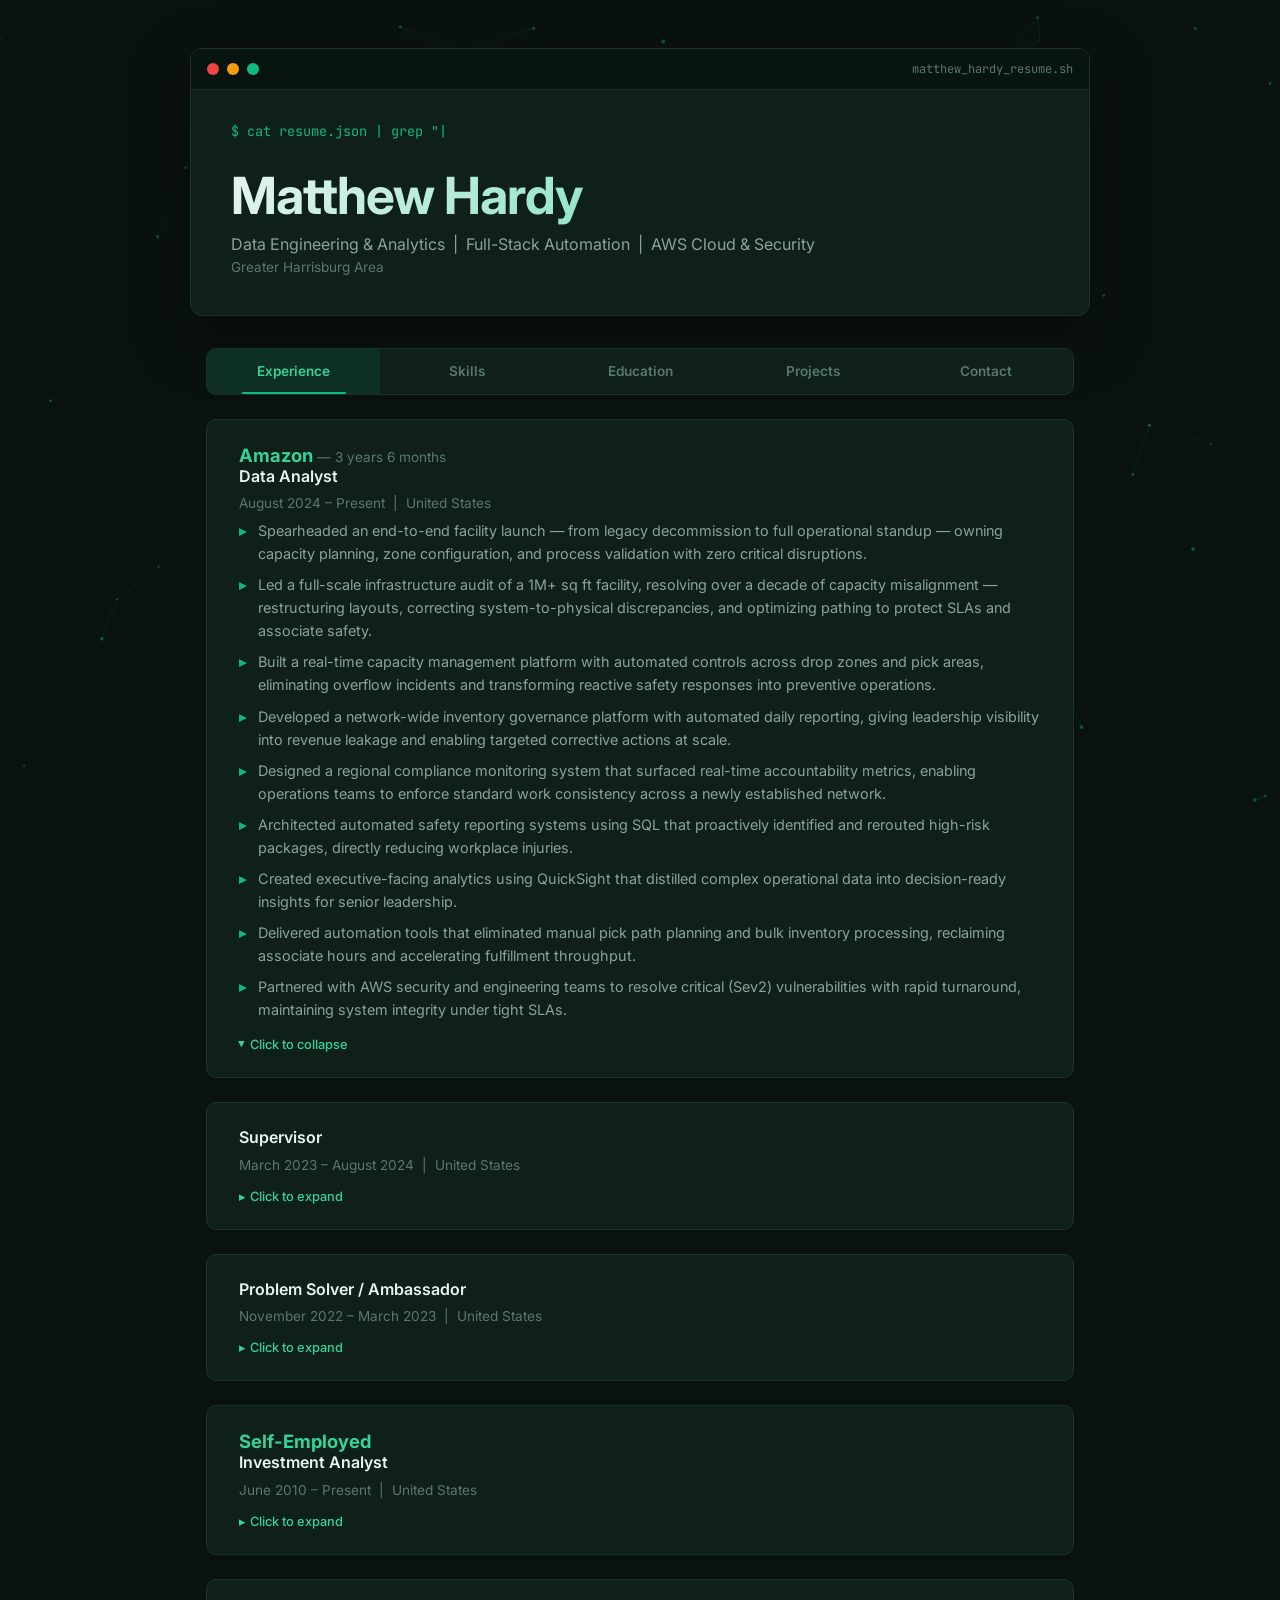
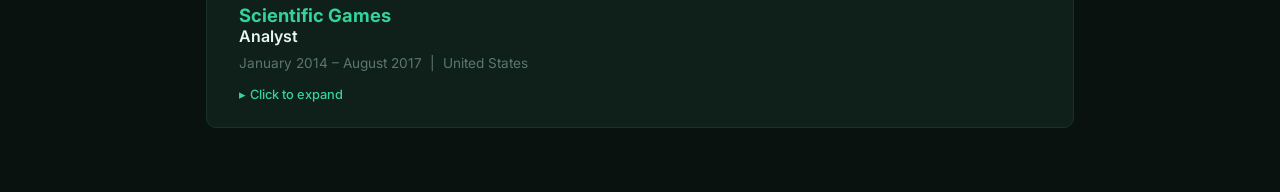
<file: interactive/emerald/index.html>
<!DOCTYPE html>
<html lang="en">
<head>
    <meta charset="UTF-8">
    <meta name="viewport" content="width=device-width, initial-scale=1.0">
    <title>Matthew Hardy | Interactive Resume — Emerald</title>
    <link href="https://fonts.googleapis.com/css2?family=Inter:wght@300;400;500;600;700&family=JetBrains+Mono:wght@400;500&display=swap" rel="stylesheet">
    <style>
        :root {
            --bg: #0a1210;
            --card: #0f1f1a;
            --border: #1a3328;
            --accent: #10b981;
            --accent-light: #34d399;
            --glow: rgba(16,185,129,0.15);
            --text: #e8f5f0;
            --text2: #88a49a;
            --text3: #5a7870;
            --green: #10b981;
            --yellow: #f59e0b;
            --red: #ef4444;
        }
        *, *::before, *::after { margin:0; padding:0; box-sizing:border-box; }
        body { font-family:'Inter',sans-serif; background:var(--bg); color:var(--text); overflow-x:hidden; }

        /* ---- PARTICLE CANVAS ---- */
        #particles { position:fixed; inset:0; z-index:0; pointer-events:none; }

        /* ---- TERMINAL HEADER ---- */
        .terminal {
            position:relative; z-index:1;
            max-width:900px; margin:3rem auto 0; padding:0;
            background:var(--card); border:1px solid var(--border); border-radius:12px;
            overflow:hidden; box-shadow:0 20px 60px rgba(0,0,0,0.4);
        }
        .terminal-bar {
            display:flex; align-items:center; gap:8px;
            padding:12px 16px; background:#081410; border-bottom:1px solid var(--border);
        }
        .terminal-dot { width:12px; height:12px; border-radius:50%; }
        .terminal-dot.r { background:var(--red); }
        .terminal-dot.y { background:var(--yellow); }
        .terminal-dot.g { background:var(--green); }
        .terminal-title { margin-left:auto; font-size:0.75rem; color:var(--text3); font-family:'JetBrains Mono',monospace; }
        .terminal-body { padding:2rem 2.5rem 2.5rem; }

        .typing-line {
            font-family:'JetBrains Mono',monospace; font-size:0.85rem; color:var(--green);
            margin-bottom:1.5rem; min-height:1.3em;
        }
        .typing-line .cursor { animation:blink 1s step-end infinite; }
        @keyframes blink { 50% { opacity:0; } }

        .hero-name {
            font-size:clamp(2rem,5vw,3.2rem); font-weight:700; letter-spacing:-1px;
            background:linear-gradient(135deg,var(--text),var(--accent-light));
            -webkit-background-clip:text; -webkit-text-fill-color:transparent; background-clip:text;
        }
        .hero-tagline { color:var(--text2); font-size:1rem; margin:0.5rem 0 0.3rem; }
        .hero-location { color:var(--text3); font-size:0.85rem; }

        /* ---- MAIN CONTENT ---- */
        .content { position:relative; z-index:1; max-width:900px; margin:0 auto; padding:0 1rem 4rem; }

        /* ---- SECTION TABS ---- */
        .tab-bar {
            display:flex; gap:0; margin:2rem 0 0;
            background:var(--card); border:1px solid var(--border); border-radius:10px;
            overflow:hidden; position:sticky; top:0; z-index:10;
        }
        .tab-btn {
            flex:1; padding:0.9rem; text-align:center;
            background:transparent; border:none; color:var(--text3);
            font-family:'Inter',sans-serif; font-size:0.85rem; font-weight:600;
            cursor:pointer; transition:all 0.25s; position:relative;
        }
        .tab-btn:hover { color:var(--text2); background:rgba(16,185,129,0.05); }
        .tab-btn.active { color:var(--accent-light); background:rgba(16,185,129,0.1); }
        .tab-btn.active::after {
            content:''; position:absolute; bottom:0; left:20%; right:20%;
            height:2px; background:var(--accent); border-radius:2px;
        }

        .tab-panel { display:none; animation:fadeUp 0.4s ease; }
        .tab-panel.active { display:block; }
        @keyframes fadeUp { from { opacity:0; transform:translateY(15px); } to { opacity:1; transform:translateY(0); } }

        /* ---- EXPERIENCE CARDS ---- */
        .exp-card {
            background:var(--card); border:1px solid var(--border); border-radius:10px;
            padding:1.5rem 2rem; margin-top:1.5rem; transition:all 0.3s;
            cursor:pointer; position:relative; overflow:hidden;
        }
        .exp-card::before {
            content:''; position:absolute; left:0; top:0; bottom:0; width:3px;
            background:var(--accent); border-radius:0 2px 2px 0; opacity:0; transition:opacity 0.3s;
        }
        .exp-card:hover { border-color:var(--accent); box-shadow:0 4px 20px var(--glow); }
        .exp-card:hover::before { opacity:1; }
        .exp-company { font-size:1.15rem; font-weight:700; color:var(--accent-light); }
        .exp-meta { font-size:0.85rem; color:var(--text3); margin:0.2rem 0 0.5rem; }
        .exp-role { font-weight:600; font-size:1rem; margin-bottom:0.6rem; }
        .exp-bullets { list-style:none; padding:0; max-height:0; overflow:hidden; transition:max-height 0.5s ease; }
        .exp-card.open .exp-bullets { max-height:2000px; }
        .exp-bullets li {
            position:relative; padding-left:1.2rem; margin-bottom:0.5rem;
            color:var(--text2); font-size:0.9rem; line-height:1.6;
        }
        .exp-bullets li::before { content:'▸'; position:absolute; left:0; color:var(--accent); font-weight:700; }
        .exp-toggle {
            font-size:0.8rem; color:var(--accent-light); display:inline-flex; align-items:center; gap:4px;
            margin-top:0.5rem; font-weight:500;
        }
        .exp-toggle .arrow { transition:transform 0.3s; display:inline-block; }
        .exp-card.open .exp-toggle .arrow { transform:rotate(90deg); }

        /* ---- SKILLS ---- */
        .skill-group { margin-top:1.5rem; }
        .skill-group-title { font-size:0.8rem; color:var(--accent-light); text-transform:uppercase; letter-spacing:1.5px; font-weight:600; margin-bottom:0.8rem; }
        .skill-bars { display:flex; flex-direction:column; gap:0.7rem; }
        .skill-row { display:flex; align-items:center; gap:1rem; }
        .skill-name { width:120px; font-size:0.88rem; color:var(--text2); text-align:right; }
        .skill-bar-bg { flex:1; height:8px; background:var(--border); border-radius:4px; overflow:hidden; }
        .skill-bar-fill { height:100%; border-radius:4px; width:0; transition:width 1.2s cubic-bezier(0.4,0,0.2,1); }
        .skill-bar-fill.blue { background:linear-gradient(90deg,#059669,#34d399); }
        .skill-bar-fill.green { background:linear-gradient(90deg,#0d9488,#2dd4bf); }
        .skill-bar-fill.yellow { background:linear-gradient(90deg,#65a30d,#a3e635); }
        .skill-pct { width:40px; font-size:0.8rem; color:var(--text3); font-family:'JetBrains Mono',monospace; }

        /* ---- EDUCATION ---- */
        .edu-item {
            display:flex; gap:1.5rem; align-items:flex-start;
            background:var(--card); border:1px solid var(--border); border-radius:10px;
            padding:1.3rem 1.8rem; margin-top:1rem; transition:all 0.3s;
        }
        .edu-item:hover { border-color:var(--accent); box-shadow:0 4px 20px var(--glow); }
        .edu-year { font-size:0.8rem; color:var(--accent-light); font-weight:600; white-space:nowrap; min-width:90px; padding-top:2px; }
        .edu-info h3 { font-size:0.95rem; font-weight:600; }
        .edu-info p { font-size:0.85rem; color:var(--text3); }

        /* ---- PROJECTS ---- */
        .proj-card {
            background:var(--card); border:1px solid var(--border); border-radius:10px;
            padding:1.5rem 2rem; margin-top:1.5rem; transition:all 0.3s;
            display:flex; gap:1.2rem; align-items:flex-start;
        }
        .proj-card:hover { border-color:var(--accent); box-shadow:0 4px 20px var(--glow); transform:translateY(-2px); }
        .proj-icon { font-size:2rem; flex-shrink:0; padding-top:0.2rem; }
        .proj-body h3 { font-size:1.05rem; font-weight:700; color:var(--accent-light); margin-bottom:0.2rem; }
        .proj-sub { font-size:0.75rem; color:var(--text3); text-transform:uppercase; letter-spacing:1px; margin-bottom:0.8rem; }
        .proj-body p { color:var(--text2); font-size:0.88rem; line-height:1.6; margin-bottom:0.8rem; }
        .proj-tags { display:flex; flex-wrap:wrap; gap:0.4rem; }
        .proj-tags span {
            padding:0.2rem 0.6rem; background:rgba(16,185,129,0.1); border:1px solid rgba(16,185,129,0.2);
            border-radius:15px; font-size:0.72rem; color:var(--text2);
        }
        .proj-card.featured { border-color:rgba(16,185,129,0.3); }
        .proj-card.featured .proj-icon { font-size:2.5rem; }

        /* ---- CONTACT ---- */
        .contact-grid { display:grid; grid-template-columns:repeat(3,1fr); gap:1rem; margin-top:1.5rem; }
        .contact-item {
            background:var(--card); border:1px solid var(--border); border-radius:10px;
            padding:1.5rem; text-align:center; text-decoration:none; color:inherit; transition:all 0.3s;
        }
        .contact-item:hover { border-color:var(--accent); box-shadow:0 4px 20px var(--glow); transform:translateY(-3px); }
        .contact-icon { font-size:1.5rem; margin-bottom:0.5rem; color:var(--accent-light); font-weight:700; }
        .contact-label { font-size:0.75rem; color:var(--text3); text-transform:uppercase; letter-spacing:1px; }
        .contact-val { font-size:0.82rem; color:var(--text2); margin-top:0.3rem; word-break:break-all; }

        /* ---- RESPONSIVE ---- */
        @media(max-width:600px) {
            .terminal { margin:1rem 0.5rem 0; }
            .terminal-body { padding:1.5rem; }
            .tab-btn { font-size:0.75rem; padding:0.7rem 0.3rem; }
            .contact-grid { grid-template-columns:1fr; }
            .skill-name { width:80px; font-size:0.8rem; }
            .edu-item { flex-direction:column; gap:0.5rem; }
        }
    </style>
</head>
<body>

<canvas id="particles"></canvas>

<!-- Terminal Hero -->
<div class="terminal">
    <div class="terminal-bar">
        <div class="terminal-dot r"></div>
        <div class="terminal-dot y"></div>
        <div class="terminal-dot g"></div>
        <span class="terminal-title">matthew_hardy_resume.sh</span>
    </div>
    <div class="terminal-body">
        <div class="typing-line" id="typingLine"></div>
        <h1 class="hero-name">Matthew Hardy</h1>
        <p class="hero-tagline">Data Engineering & Analytics &nbsp;|&nbsp; Full-Stack Automation &nbsp;|&nbsp; AWS Cloud & Security</p>
        <p class="hero-location">Greater Harrisburg Area</p>
    </div>
</div>

<!-- Content -->
<div class="content">

    <!-- Tabs -->
    <div class="tab-bar">
        <button class="tab-btn active" data-tab="experience">Experience</button>
        <button class="tab-btn" data-tab="skills">Skills</button>
        <button class="tab-btn" data-tab="education">Education</button>
        <button class="tab-btn" data-tab="projects">Projects</button>
        <button class="tab-btn" data-tab="contact">Contact</button>
    </div>

    <!-- Experience -->
    <div class="tab-panel active" id="experience">

        <div class="exp-card open">
            <div class="exp-company">Amazon <span style="font-weight:400;font-size:0.85rem;color:var(--text3);">&mdash; 3 years 6 months</span></div>
            <div class="exp-role">Data Analyst</div>
            <div class="exp-meta">August 2024 &ndash; Present &nbsp;|&nbsp; United States</div>
            <ul class="exp-bullets">
                <li>Spearheaded an end-to-end facility launch &mdash; from legacy decommission to full operational standup &mdash; owning capacity planning, zone configuration, and process validation with zero critical disruptions.</li>
                <li>Led a full-scale infrastructure audit of a 1M+ sq ft facility, resolving over a decade of capacity misalignment &mdash; restructuring layouts, correcting system-to-physical discrepancies, and optimizing pathing to protect SLAs and associate safety.</li>
                <li>Built a real-time capacity management platform with automated controls across drop zones and pick areas, eliminating overflow incidents and transforming reactive safety responses into preventive operations.</li>
                <li>Developed a network-wide inventory governance platform with automated daily reporting, giving leadership visibility into revenue leakage and enabling targeted corrective actions at scale.</li>
                <li>Designed a regional compliance monitoring system that surfaced real-time accountability metrics, enabling operations teams to enforce standard work consistency across a newly established network.</li>
                <li>Architected automated safety reporting systems using SQL that proactively identified and rerouted high-risk packages, directly reducing workplace injuries.</li>
                <li>Created executive-facing analytics using QuickSight that distilled complex operational data into decision-ready insights for senior leadership.</li>
                <li>Delivered automation tools that eliminated manual pick path planning and bulk inventory processing, reclaiming associate hours and accelerating fulfillment throughput.</li>
                <li>Partnered with AWS security and engineering teams to resolve critical (Sev2) vulnerabilities with rapid turnaround, maintaining system integrity under tight SLAs.</li>
            </ul>
            <div class="exp-toggle"><span class="arrow">▸</span> Click to collapse</div>
        </div>

        <div class="exp-card">
            <div class="exp-role">Supervisor</div>
            <div class="exp-meta">March 2023 &ndash; August 2024 &nbsp;|&nbsp; United States</div>
            <ul class="exp-bullets">
                <li>Developed automation macros that reduced a 1-hour manual process to 10 minutes &mdash; an 83% efficiency gain adopted across team workflows.</li>
                <li>Independently identified and built automation solutions that reclaimed significant operational hours for strategic initiatives.</li>
            </ul>
            <div class="exp-toggle"><span class="arrow">▸</span> Click to expand</div>
        </div>

        <div class="exp-card">
            <div class="exp-role">Problem Solver / Ambassador</div>
            <div class="exp-meta">November 2022 &ndash; March 2023 &nbsp;|&nbsp; United States</div>
            <ul class="exp-bullets">
                <li>Served as Subject Matter Expert conducting audits and managing AWS programs (FC Research, GraVis, Eagle Eye) to support operational excellence.</li>
                <li>Directed and coached associates, delivered training, and authored standard work procedures to improve team performance and workflow accuracy.</li>
            </ul>
            <div class="exp-toggle"><span class="arrow">▸</span> Click to expand</div>
        </div>

        <div class="exp-card">
            <div class="exp-company">Self-Employed</div>
            <div class="exp-role">Investment Analyst</div>
            <div class="exp-meta">June 2010 &ndash; Present &nbsp;|&nbsp; United States</div>
            <ul class="exp-bullets">
                <li>Built proprietary financial analysis tools using thinkScript for rapid interpretation of chart patterns across day and swing trading strategies.</li>
                <li>Automated real-time news collection via APIs for 50+ companies, augmenting fundamental analysis with comprehensive market event coverage.</li>
                <li>Applied advanced technical analysis (Regression, Wyckoff Accumulation/Distribution) to enhance predictive modeling informed by macroeconomic indicators.</li>
            </ul>
            <div class="exp-toggle"><span class="arrow">▸</span> Click to expand</div>
        </div>

        <div class="exp-card">
            <div class="exp-company">Scientific Games</div>
            <div class="exp-role">Analyst</div>
            <div class="exp-meta">January 2014 &ndash; August 2017 &nbsp;|&nbsp; United States</div>
            <ul class="exp-bullets">
                <li>Enhanced lottery machine monitoring using expertise in Random Number Generators and security features, improving anomaly detection by 15%.</li>
                <li>Streamlined automated machine update cycles, reducing technology deployment times by 20%.</li>
                <li>Maintained stringent security clearance and protocols for systems critical to lottery integrity.</li>
            </ul>
            <div class="exp-toggle"><span class="arrow">▸</span> Click to expand</div>
        </div>

    </div>

    <!-- Skills -->
    <div class="tab-panel" id="skills">
        <div class="skill-group">
            <div class="skill-group-title">Languages</div>
            <div class="skill-bars">
                <div class="skill-row"><span class="skill-name">Python</span><div class="skill-bar-bg"><div class="skill-bar-fill blue" data-width="92"></div></div><span class="skill-pct">92%</span></div>
                <div class="skill-row"><span class="skill-name">SQL</span><div class="skill-bar-bg"><div class="skill-bar-fill blue" data-width="95"></div></div><span class="skill-pct">95%</span></div>
                <div class="skill-row"><span class="skill-name">VBA</span><div class="skill-bar-bg"><div class="skill-bar-fill blue" data-width="88"></div></div><span class="skill-pct">88%</span></div>
                <div class="skill-row"><span class="skill-name">JavaScript</span><div class="skill-bar-bg"><div class="skill-bar-fill blue" data-width="82"></div></div><span class="skill-pct">82%</span></div>
                <div class="skill-row"><span class="skill-name">HTML / CSS</span><div class="skill-bar-bg"><div class="skill-bar-fill blue" data-width="85"></div></div><span class="skill-pct">85%</span></div>
            </div>
        </div>
        <div class="skill-group">
            <div class="skill-group-title">Analytics & Visualization</div>
            <div class="skill-bars">
                <div class="skill-row"><span class="skill-name">QuickSight</span><div class="skill-bar-bg"><div class="skill-bar-fill green" data-width="90"></div></div><span class="skill-pct">90%</span></div>
                <div class="skill-row"><span class="skill-name">Tableau</span><div class="skill-bar-bg"><div class="skill-bar-fill green" data-width="78"></div></div><span class="skill-pct">78%</span></div>
                <div class="skill-row"><span class="skill-name">Power BI</span><div class="skill-bar-bg"><div class="skill-bar-fill green" data-width="75"></div></div><span class="skill-pct">75%</span></div>
                <div class="skill-row"><span class="skill-name">MS Excel</span><div class="skill-bar-bg"><div class="skill-bar-fill green" data-width="96"></div></div><span class="skill-pct">96%</span></div>
            </div>
        </div>
        <div class="skill-group">
            <div class="skill-group-title">Cloud & Security</div>
            <div class="skill-bars">
                <div class="skill-row"><span class="skill-name">AWS</span><div class="skill-bar-bg"><div class="skill-bar-fill yellow" data-width="85"></div></div><span class="skill-pct">85%</span></div>
                <div class="skill-row"><span class="skill-name">Selenium</span><div class="skill-bar-bg"><div class="skill-bar-fill yellow" data-width="80"></div></div><span class="skill-pct">80%</span></div>
                <div class="skill-row"><span class="skill-name">Cybersecurity</span><div class="skill-bar-bg"><div class="skill-bar-fill yellow" data-width="78"></div></div><span class="skill-pct">78%</span></div>
            </div>
        </div>
    </div>

    <!-- Education -->
    <div class="tab-panel" id="education">
        <div class="edu-item">
            <div class="edu-year">2025 – 2027</div>
            <div class="edu-info">
                <h3>Bachelor of Science, Computer Science</h3>
                <p>Western Governors University</p>
            </div>
        </div>
        <div class="edu-item">
            <div class="edu-year">2024</div>
            <div class="edu-info">
                <h3>Certification, Cybersecurity</h3>
                <p>Correlation One</p>
            </div>
        </div>
        <div class="edu-item">
            <div class="edu-year">2023</div>
            <div class="edu-info">
                <h3>Honors Certification, Software Development</h3>
                <p>Correlation One</p>
            </div>
        </div>
        <div class="edu-item">
            <div class="edu-year">2023</div>
            <div class="edu-info">
                <h3>Certification, Cloud Engineering</h3>
                <p>AWS Cloud Institute / Skillbuilder</p>
            </div>
        </div>
    </div>

    <!-- Projects -->
    <div class="tab-panel" id="projects">
        <div class="proj-card featured">
            <div class="proj-icon">🔥</div>
            <div class="proj-body">
                <h3>Goldilocks — Capacity Management Platform</h3>
                <div class="proj-sub">Real-Time Monitoring • Automated Controls</div>
                <p>Full-stack desktop app monitoring bin, bay, and aisle utilization across drop zones and pick areas. Color-coded heatmap view, automated lock/unlock via BinConf API, 15-min auto-refresh. Captures API params on first run then switches to direct HTTP calls — 13x faster than Selenium scraping.</p>
                <div class="proj-tags"><span>Python</span><span>Tkinter</span><span>Selenium</span><span>REST APIs</span><span>OpenPyXL</span><span>Threading</span></div>
            </div>
        </div>
        <div class="proj-card">
            <div class="proj-icon">🚨</div>
            <div class="proj-body">
                <h3>Andon Monitor</h3>
                <div class="proj-sub">Alert Tracking • Analytics Dashboard</div>
                <p>Real-time andon monitoring with dwell time analysis (0-12h, 12-24h, 24-48h, 48h+), weekly top puller rankings, Lighthouse cycle count integration, and automated CSV exports with pivot table generation. Hidden browser operation via Win32 API.</p>
                <div class="proj-tags"><span>Python</span><span>Tkinter</span><span>Selenium</span><span>Win32 API</span><span>Excel COM</span></div>
            </div>
        </div>
        <div class="proj-card">
            <div class="proj-icon">🗺</div>
            <div class="proj-body">
                <h3>Pick Path Generator</h3>
                <div class="proj-sub">Aisle Sorting • Path Optimization</div>
                <p>Automated pick path tool sorting bins by aisle, shelf, and slot with configurable snake or zig-zag patterns. Supports even/odd slot filtering, dual-aisle interleaving, 6 shelf sort modes, and 200-row configuration for full facility planning.</p>
                <div class="proj-tags"><span>Python</span><span>Pandas</span><span>Tkinter</span><span>OpenPyXL</span><span>CSV</span></div>
            </div>
        </div>
        <div class="proj-card">
            <div class="proj-icon">🗑</div>
            <div class="proj-body">
                <h3>Bulk Delete & Sideline Tool</h3>
                <div class="proj-sub">Inventory Management • Browser Automation</div>
                <p>Dual-tab automation for mass item deletion (AFT) and sidelining (Poirot). Full workflow: scan, select, confirm, log. Supports CSV bulk uploads, session reuse across runs, and structured Excel log exports with container, ASIN, and cost data.</p>
                <div class="proj-tags"><span>Python</span><span>Selenium</span><span>Tkinter</span><span>OpenPyXL</span><span>CSV</span></div>
            </div>
        </div>
        <div class="proj-card">
            <div class="proj-icon">🚚</div>
            <div class="proj-body">
                <h3>Inbound Flow Monitor</h3>
                <div class="proj-sub">Real-Time Tracking • Web Dashboard</div>
                <p>Web-based inbound monitoring integrated with FMC. Tracks VRIDs, pallets, units, and door assignments in real time with auto-refresh, multi-page dashboard, analytics, and multi-user credential support.</p>
                <div class="proj-tags"><span>Python</span><span>Flask</span><span>HTML/CSS/JS</span><span>Selenium</span><span>FMC API</span></div>
            </div>
        </div>
        <div class="proj-card">
            <div class="proj-icon">📈</div>
            <div class="proj-body">
                <h3>WAVE DPT — Damaged Inventory Tracker</h3>
                <div class="proj-sub">Quality Monitoring • Automated Reporting</div>
                <p>Automated scraper for FC Quality damaged inventory data. Pulls defect data via Selenium, processes through Excel macros, and generates actionable reports for inventory governance and deletion cost tracking.</p>
                <div class="proj-tags"><span>Python</span><span>Selenium</span><span>Excel/VBA</span><span>JSON Config</span></div>
            </div>
        </div>
        <div class="proj-card" style="margin-top:2.5rem;border-color:rgba(16,185,129,0.3);">
            <div class="proj-icon" style="font-size:2.2rem;">&#128450;</div>
            <div class="proj-body">
                <h3 style="font-size:1.15rem;">SQL Analytics</h3>
                <div class="proj-sub">Production queries powering dashboards and safety reporting across the network</div>
            </div>
        </div>
        <div class="proj-card">
            <div class="proj-icon">&#128337;</div>
            <div class="proj-body">
                <h3>Inventory Dwell Time Analysis</h3>
                <div class="proj-sub">Facility Audit &bull; Inventory Intelligence</div>
                <p>Multi-join query calculating container dwell times across an entire FC. Correlates physical positions with stow/pick activity, bin items, ASIN attributes, shelf life, and pricing. Parses bin IDs into mod/aisle/level/slot. 12+ table joins, window functions, temp tables, and pallet-nested item resolution.</p>
                <div class="proj-tags"><span>SQL</span><span>Redshift</span><span>Window Functions</span><span>CTEs</span><span>Temp Tables</span></div>
            </div>
        </div>
        <div class="proj-card">
            <div class="proj-icon">&#9888;</div>
            <div class="proj-body">
                <h3>Overweight Package Safety Report</h3>
                <div class="proj-sub">Safety &bull; Automated Alerting</div>
                <p>CTE pipeline identifying packages exceeding 50 lbs by joining containers with FCSKU &rarr; FNSKU &rarr; ASIN resolution and physical weight attributes. Feeds automated daily email alerts to safety teams, directly reducing workplace injuries through proactive rerouting.</p>
                <div class="proj-tags"><span>SQL</span><span>Redshift</span><span>CTEs</span><span>Multi-Table Joins</span><span>Automated Alerting</span></div>
            </div>
        </div>
        <div class="proj-card">
            <div class="proj-icon">&#128203;</div>
            <div class="proj-body">
                <h3>Standard Work Compliance Monitor</h3>
                <div class="proj-sub">Regional Monitoring &bull; Accountability</div>
                <p>Tracks dirty cage container movements across the network with dwell times in days/hours, associate-level accountability, and pattern-matched filtering. Distributed via automated daily email to regional leadership for standard work compliance visibility.</p>
                <div class="proj-tags"><span>SQL</span><span>Redshift</span><span>DATEDIFF</span><span>Pattern Matching</span><span>Automated Distribution</span></div>
            </div>
        </div>
    </div>

    <!-- Contact -->
    <div class="tab-panel" id="contact">
        <div class="contact-grid">
            <a href="mailto:matthewhardy.dev@gmail.com" class="contact-item">
                <div class="contact-icon">✉</div>
                <div class="contact-label">Email</div>
                <div class="contact-val">matthewhardy.dev@gmail.com</div>
            </a>
            <a href="https://www.linkedin.com/in/matthewhardy-dev" target="_blank" class="contact-item">
                <div class="contact-icon">in</div>
                <div class="contact-label">LinkedIn</div>
                <div class="contact-val">linkedin.com/in/matthewhardy-dev</div>
            </a>
            <a href="https://github.com/matthewhardy-dev" target="_blank" class="contact-item">
                <div class="contact-icon">💻</div>
                <div class="contact-label">GitHub</div>
                <div class="contact-val">github.com/matthewhardy-dev</div>
            </a>
        </div>
    </div>

</div>

<script>
// ---- PARTICLE BACKGROUND ----
const canvas = document.getElementById('particles');
const ctx = canvas.getContext('2d');
let particles = [];

function resize() { canvas.width = window.innerWidth; canvas.height = window.innerHeight; }
window.addEventListener('resize', resize);
resize();

for (let i = 0; i < 60; i++) {
    particles.push({
        x: Math.random() * canvas.width,
        y: Math.random() * canvas.height,
        vx: (Math.random() - 0.5) * 0.3,
        vy: (Math.random() - 0.5) * 0.3,
        r: Math.random() * 1.5 + 0.5
    });
}

function drawParticles() {
    ctx.clearRect(0, 0, canvas.width, canvas.height);
    particles.forEach((p, i) => {
        p.x += p.vx; p.y += p.vy;
        if (p.x < 0 || p.x > canvas.width) p.vx *= -1;
        if (p.y < 0 || p.y > canvas.height) p.vy *= -1;

        ctx.beginPath();
        ctx.arc(p.x, p.y, p.r, 0, Math.PI * 2);
        ctx.fillStyle = 'rgba(16,185,129,0.4)';
        ctx.fill();

        for (let j = i + 1; j < particles.length; j++) {
            const dx = p.x - particles[j].x, dy = p.y - particles[j].y;
            const dist = Math.sqrt(dx * dx + dy * dy);
            if (dist < 120) {
                ctx.beginPath();
                ctx.moveTo(p.x, p.y);
                ctx.lineTo(particles[j].x, particles[j].y);
                ctx.strokeStyle = `rgba(16,185,129,${0.15 * (1 - dist / 120)})`;
                ctx.stroke();
            }
        }
    });
    requestAnimationFrame(drawParticles);
}
drawParticles();

// ---- TYPING ANIMATION ----
const line = document.getElementById('typingLine');
const text = '$ cat resume.json | grep "Matthew Hardy" --highlights';
let idx = 0;
function type() {
    if (idx <= text.length) {
        line.innerHTML = text.slice(0, idx) + '<span class="cursor">|</span>';
        idx++;
        setTimeout(type, 35 + Math.random() * 30);
    } else {
        line.innerHTML = text + '<span class="cursor">|</span>';
    }
}
type();

// ---- TABS ----
document.querySelectorAll('.tab-btn').forEach(btn => {
    btn.addEventListener('click', () => {
        document.querySelectorAll('.tab-btn').forEach(b => b.classList.remove('active'));
        document.querySelectorAll('.tab-panel').forEach(p => p.classList.remove('active'));
        btn.classList.add('active');
        document.getElementById(btn.dataset.tab).classList.add('active');

        // Animate skill bars when skills tab opens
        if (btn.dataset.tab === 'skills') {
            setTimeout(() => {
                document.querySelectorAll('.skill-bar-fill').forEach(bar => {
                    bar.style.width = bar.dataset.width + '%';
                });
            }, 100);
        }
    });
});

// ---- EXPANDABLE CARDS ----
document.querySelectorAll('.exp-card').forEach(card => {
    card.addEventListener('click', () => {
        card.classList.toggle('open');
        const toggle = card.querySelector('.exp-toggle');
        if (toggle) toggle.lastChild.textContent = card.classList.contains('open') ? ' Click to collapse' : ' Click to expand';
    });
});
</script>
</body>
</html>
</file>
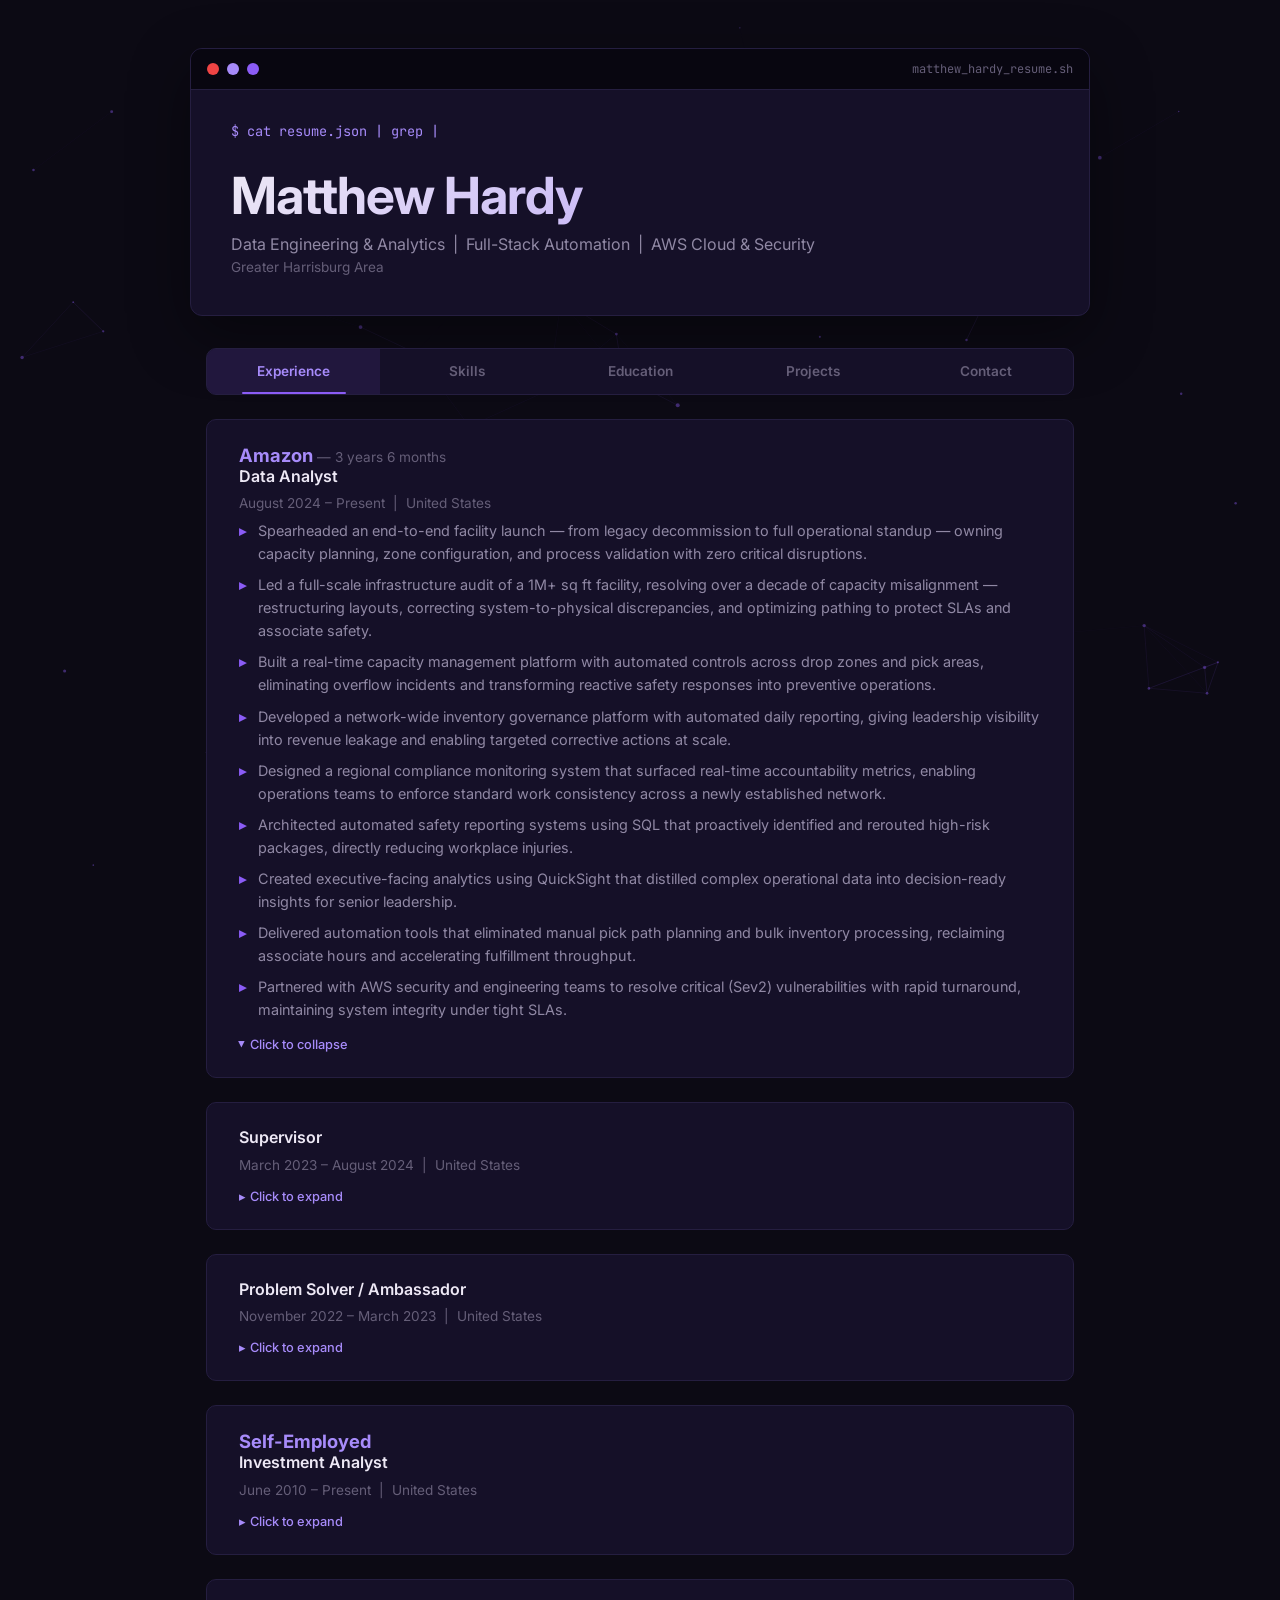
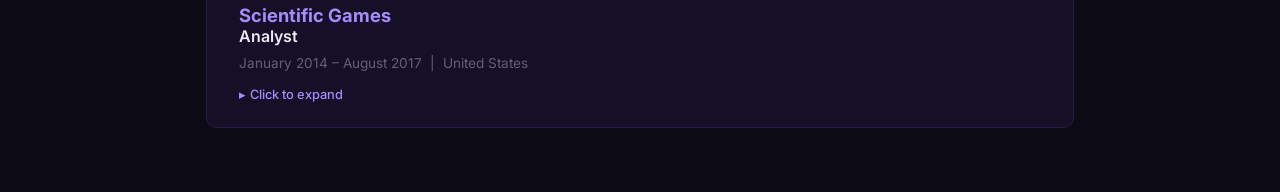
<file: interactive/purple/index.html>
<!DOCTYPE html>
<html lang="en">
<head>
    <meta charset="UTF-8">
    <meta name="viewport" content="width=device-width, initial-scale=1.0">
    <title>Matthew Hardy | Interactive Resume — Midnight</title>
    <link href="https://fonts.googleapis.com/css2?family=Inter:wght@300;400;500;600;700&family=JetBrains+Mono:wght@400;500&display=swap" rel="stylesheet">
    <style>
        :root {
            --bg: #0c0a14;
            --card: #151028;
            --border: #251e40;
            --accent: #8b5cf6;
            --accent-light: #a78bfa;
            --glow: rgba(139,92,246,0.15);
            --text: #ede8f5;
            --text2: #9088a4;
            --text3: #655e78;
            --green: #10b981;
            --yellow: #f59e0b;
            --red: #ef4444;
        }
        *, *::before, *::after { margin:0; padding:0; box-sizing:border-box; }
        body { font-family:'Inter',sans-serif; background:var(--bg); color:var(--text); overflow-x:hidden; }

        /* ---- PARTICLE CANVAS ---- */
        #particles { position:fixed; inset:0; z-index:0; pointer-events:none; }

        /* ---- TERMINAL HEADER ---- */
        .terminal {
            position:relative; z-index:1;
            max-width:900px; margin:3rem auto 0; padding:0;
            background:var(--card); border:1px solid var(--border); border-radius:12px;
            overflow:hidden; box-shadow:0 20px 60px rgba(0,0,0,0.4);
        }
        .terminal-bar {
            display:flex; align-items:center; gap:8px;
            padding:12px 16px; background:#080610; border-bottom:1px solid var(--border);
        }
        .terminal-dot { width:12px; height:12px; border-radius:50%; }
        .terminal-dot.r { background:#ef4444; }
        .terminal-dot.y { background:#a78bfa; }
        .terminal-dot.g { background:#8b5cf6; }
        .terminal-title { margin-left:auto; font-size:0.75rem; color:var(--text3); font-family:'JetBrains Mono',monospace; }
        .terminal-body { padding:2rem 2.5rem 2.5rem; }

        .typing-line {
            font-family:'JetBrains Mono',monospace; font-size:0.85rem; color:#a78bfa;
            margin-bottom:1.5rem; min-height:1.3em;
        }
        .typing-line .cursor { animation:blink 1s step-end infinite; }
        @keyframes blink { 50% { opacity:0; } }

        .hero-name {
            font-size:clamp(2rem,5vw,3.2rem); font-weight:700; letter-spacing:-1px;
            background:linear-gradient(135deg,var(--text),var(--accent-light));
            -webkit-background-clip:text; -webkit-text-fill-color:transparent; background-clip:text;
        }
        .hero-tagline { color:var(--text2); font-size:1rem; margin:0.5rem 0 0.3rem; }
        .hero-location { color:var(--text3); font-size:0.85rem; }

        /* ---- MAIN CONTENT ---- */
        .content { position:relative; z-index:1; max-width:900px; margin:0 auto; padding:0 1rem 4rem; }

        /* ---- SECTION TABS ---- */
        .tab-bar {
            display:flex; gap:0; margin:2rem 0 0;
            background:var(--card); border:1px solid var(--border); border-radius:10px;
            overflow:hidden; position:sticky; top:0; z-index:10;
        }
        .tab-btn {
            flex:1; padding:0.9rem; text-align:center;
            background:transparent; border:none; color:var(--text3);
            font-family:'Inter',sans-serif; font-size:0.85rem; font-weight:600;
            cursor:pointer; transition:all 0.25s; position:relative;
        }
        .tab-btn:hover { color:var(--text2); background:rgba(139,92,246,0.05); }
        .tab-btn.active { color:var(--accent-light); background:rgba(139,92,246,0.1); }
        .tab-btn.active::after {
            content:''; position:absolute; bottom:0; left:20%; right:20%;
            height:2px; background:var(--accent); border-radius:2px;
        }

        .tab-panel { display:none; animation:fadeUp 0.4s ease; }
        .tab-panel.active { display:block; }
        @keyframes fadeUp { from { opacity:0; transform:translateY(15px); } to { opacity:1; transform:translateY(0); } }

        /* ---- EXPERIENCE CARDS ---- */
        .exp-card {
            background:var(--card); border:1px solid var(--border); border-radius:10px;
            padding:1.5rem 2rem; margin-top:1.5rem; transition:all 0.3s;
            cursor:pointer; position:relative; overflow:hidden;
        }
        .exp-card::before {
            content:''; position:absolute; left:0; top:0; bottom:0; width:3px;
            background:var(--accent); border-radius:0 2px 2px 0; opacity:0; transition:opacity 0.3s;
        }
        .exp-card:hover { border-color:var(--accent); box-shadow:0 4px 20px var(--glow); }
        .exp-card:hover::before { opacity:1; }
        .exp-company { font-size:1.15rem; font-weight:700; color:var(--accent-light); }
        .exp-meta { font-size:0.85rem; color:var(--text3); margin:0.2rem 0 0.5rem; }
        .exp-role { font-weight:600; font-size:1rem; margin-bottom:0.6rem; }
        .exp-bullets { list-style:none; padding:0; max-height:0; overflow:hidden; transition:max-height 0.5s ease; }
        .exp-card.open .exp-bullets { max-height:2000px; }
        .exp-bullets li {
            position:relative; padding-left:1.2rem; margin-bottom:0.5rem;
            color:var(--text2); font-size:0.9rem; line-height:1.6;
        }
        .exp-bullets li::before { content:'▸'; position:absolute; left:0; color:var(--accent); font-weight:700; }
        .exp-toggle {
            font-size:0.8rem; color:var(--accent-light); display:inline-flex; align-items:center; gap:4px;
            margin-top:0.5rem; font-weight:500;
        }
        .exp-toggle .arrow { transition:transform 0.3s; display:inline-block; }
        .exp-card.open .exp-toggle .arrow { transform:rotate(90deg); }

        /* ---- SKILLS ---- */
        .skill-group { margin-top:1.5rem; }
        .skill-group-title { font-size:0.8rem; color:var(--accent-light); text-transform:uppercase; letter-spacing:1.5px; font-weight:600; margin-bottom:0.8rem; }
        .skill-bars { display:flex; flex-direction:column; gap:0.7rem; }
        .skill-row { display:flex; align-items:center; gap:1rem; }
        .skill-name { width:120px; font-size:0.88rem; color:var(--text2); text-align:right; }
        .skill-bar-bg { flex:1; height:8px; background:var(--border); border-radius:4px; overflow:hidden; }
        .skill-bar-fill { height:100%; border-radius:4px; width:0; transition:width 1.2s cubic-bezier(0.4,0,0.2,1); }
        .skill-bar-fill.blue { background:linear-gradient(90deg,#7c3aed,#a78bfa); }
        .skill-bar-fill.green { background:linear-gradient(90deg,#059669,#34d399); }
        .skill-bar-fill.yellow { background:linear-gradient(90deg,#d97706,#f59e0b); }
        .skill-pct { width:40px; font-size:0.8rem; color:var(--text3); font-family:'JetBrains Mono',monospace; }

        /* ---- EDUCATION ---- */
        .edu-item {
            display:flex; gap:1.5rem; align-items:flex-start;
            background:var(--card); border:1px solid var(--border); border-radius:10px;
            padding:1.3rem 1.8rem; margin-top:1rem; transition:all 0.3s;
        }
        .edu-item:hover { border-color:var(--accent); box-shadow:0 4px 20px var(--glow); }
        .edu-year { font-size:0.8rem; color:var(--accent-light); font-weight:600; white-space:nowrap; min-width:90px; padding-top:2px; }
        .edu-info h3 { font-size:0.95rem; font-weight:600; }
        .edu-info p { font-size:0.85rem; color:var(--text3); }

        /* ---- PROJECTS ---- */
        .proj-card {
            background:var(--card); border:1px solid var(--border); border-radius:10px;
            padding:1.5rem 2rem; margin-top:1.5rem; transition:all 0.3s;
            display:flex; gap:1.2rem; align-items:flex-start;
        }
        .proj-card:hover { border-color:var(--accent); box-shadow:0 4px 20px var(--glow); transform:translateY(-2px); }
        .proj-icon { font-size:2rem; flex-shrink:0; padding-top:0.2rem; }
        .proj-body h3 { font-size:1.05rem; font-weight:700; color:var(--accent-light); margin-bottom:0.2rem; }
        .proj-sub { font-size:0.75rem; color:var(--text3); text-transform:uppercase; letter-spacing:1px; margin-bottom:0.8rem; }
        .proj-body p { color:var(--text2); font-size:0.88rem; line-height:1.6; margin-bottom:0.8rem; }
        .proj-tags { display:flex; flex-wrap:wrap; gap:0.4rem; }
        .proj-tags span {
            padding:0.2rem 0.6rem; background:rgba(139,92,246,0.1); border:1px solid rgba(139,92,246,0.2);
            border-radius:15px; font-size:0.72rem; color:var(--text2);
        }
        .proj-card.featured { border-color:rgba(139,92,246,0.3); }
        .proj-card.featured .proj-icon { font-size:2.5rem; }

        /* ---- CONTACT ---- */
        .contact-grid { display:grid; grid-template-columns:repeat(3,1fr); gap:1rem; margin-top:1.5rem; }
        .contact-item {
            background:var(--card); border:1px solid var(--border); border-radius:10px;
            padding:1.5rem; text-align:center; text-decoration:none; color:inherit; transition:all 0.3s;
        }
        .contact-item:hover { border-color:var(--accent); box-shadow:0 4px 20px var(--glow); transform:translateY(-3px); }
        .contact-icon { font-size:1.5rem; margin-bottom:0.5rem; color:var(--accent-light); font-weight:700; }
        .contact-label { font-size:0.75rem; color:var(--text3); text-transform:uppercase; letter-spacing:1px; }
        .contact-val { font-size:0.82rem; color:var(--text2); margin-top:0.3rem; word-break:break-all; }

        /* ---- RESPONSIVE ---- */
        @media(max-width:600px) {
            .terminal { margin:1rem 0.5rem 0; }
            .terminal-body { padding:1.5rem; }
            .tab-btn { font-size:0.75rem; padding:0.7rem 0.3rem; }
            .contact-grid { grid-template-columns:1fr; }
            .skill-name { width:80px; font-size:0.8rem; }
            .edu-item { flex-direction:column; gap:0.5rem; }
        }
    </style>
</head>
<body>

<canvas id="particles"></canvas>

<!-- Terminal Hero -->
<div class="terminal">
    <div class="terminal-bar">
        <div class="terminal-dot r"></div>
        <div class="terminal-dot y"></div>
        <div class="terminal-dot g"></div>
        <span class="terminal-title">matthew_hardy_resume.sh</span>
    </div>
    <div class="terminal-body">
        <div class="typing-line" id="typingLine"></div>
        <h1 class="hero-name">Matthew Hardy</h1>
        <p class="hero-tagline">Data Engineering & Analytics &nbsp;|&nbsp; Full-Stack Automation &nbsp;|&nbsp; AWS Cloud & Security</p>
        <p class="hero-location">Greater Harrisburg Area</p>
    </div>
</div>

<!-- Content -->
<div class="content">

    <!-- Tabs -->
    <div class="tab-bar">
        <button class="tab-btn active" data-tab="experience">Experience</button>
        <button class="tab-btn" data-tab="skills">Skills</button>
        <button class="tab-btn" data-tab="education">Education</button>
        <button class="tab-btn" data-tab="projects">Projects</button>
        <button class="tab-btn" data-tab="contact">Contact</button>
    </div>

    <!-- Experience -->
    <div class="tab-panel active" id="experience">

        <div class="exp-card open">
            <div class="exp-company">Amazon <span style="font-weight:400;font-size:0.85rem;color:var(--text3);">&mdash; 3 years 6 months</span></div>
            <div class="exp-role">Data Analyst</div>
            <div class="exp-meta">August 2024 &ndash; Present &nbsp;|&nbsp; United States</div>
            <ul class="exp-bullets">
                <li>Spearheaded an end-to-end facility launch &mdash; from legacy decommission to full operational standup &mdash; owning capacity planning, zone configuration, and process validation with zero critical disruptions.</li>
                <li>Led a full-scale infrastructure audit of a 1M+ sq ft facility, resolving over a decade of capacity misalignment &mdash; restructuring layouts, correcting system-to-physical discrepancies, and optimizing pathing to protect SLAs and associate safety.</li>
                <li>Built a real-time capacity management platform with automated controls across drop zones and pick areas, eliminating overflow incidents and transforming reactive safety responses into preventive operations.</li>
                <li>Developed a network-wide inventory governance platform with automated daily reporting, giving leadership visibility into revenue leakage and enabling targeted corrective actions at scale.</li>
                <li>Designed a regional compliance monitoring system that surfaced real-time accountability metrics, enabling operations teams to enforce standard work consistency across a newly established network.</li>
                <li>Architected automated safety reporting systems using SQL that proactively identified and rerouted high-risk packages, directly reducing workplace injuries.</li>
                <li>Created executive-facing analytics using QuickSight that distilled complex operational data into decision-ready insights for senior leadership.</li>
                <li>Delivered automation tools that eliminated manual pick path planning and bulk inventory processing, reclaiming associate hours and accelerating fulfillment throughput.</li>
                <li>Partnered with AWS security and engineering teams to resolve critical (Sev2) vulnerabilities with rapid turnaround, maintaining system integrity under tight SLAs.</li>
            </ul>
            <div class="exp-toggle"><span class="arrow">▸</span> Click to collapse</div>
        </div>

        <div class="exp-card">
            <div class="exp-role">Supervisor</div>
            <div class="exp-meta">March 2023 &ndash; August 2024 &nbsp;|&nbsp; United States</div>
            <ul class="exp-bullets">
                <li>Developed automation macros that reduced a 1-hour manual process to 10 minutes &mdash; an 83% efficiency gain adopted across team workflows.</li>
                <li>Independently identified and built automation solutions that reclaimed significant operational hours for strategic initiatives.</li>
            </ul>
            <div class="exp-toggle"><span class="arrow">▸</span> Click to expand</div>
        </div>

        <div class="exp-card">
            <div class="exp-role">Problem Solver / Ambassador</div>
            <div class="exp-meta">November 2022 &ndash; March 2023 &nbsp;|&nbsp; United States</div>
            <ul class="exp-bullets">
                <li>Served as Subject Matter Expert conducting audits and managing AWS programs (FC Research, GraVis, Eagle Eye) to support operational excellence.</li>
                <li>Directed and coached associates, delivered training, and authored standard work procedures to improve team performance and workflow accuracy.</li>
            </ul>
            <div class="exp-toggle"><span class="arrow">▸</span> Click to expand</div>
        </div>

        <div class="exp-card">
            <div class="exp-company">Self-Employed</div>
            <div class="exp-role">Investment Analyst</div>
            <div class="exp-meta">June 2010 &ndash; Present &nbsp;|&nbsp; United States</div>
            <ul class="exp-bullets">
                <li>Built proprietary financial analysis tools using thinkScript for rapid interpretation of chart patterns across day and swing trading strategies.</li>
                <li>Automated real-time news collection via APIs for 50+ companies, augmenting fundamental analysis with comprehensive market event coverage.</li>
                <li>Applied advanced technical analysis (Regression, Wyckoff Accumulation/Distribution) to enhance predictive modeling informed by macroeconomic indicators.</li>
            </ul>
            <div class="exp-toggle"><span class="arrow">▸</span> Click to expand</div>
        </div>

        <div class="exp-card">
            <div class="exp-company">Scientific Games</div>
            <div class="exp-role">Analyst</div>
            <div class="exp-meta">January 2014 &ndash; August 2017 &nbsp;|&nbsp; United States</div>
            <ul class="exp-bullets">
                <li>Enhanced lottery machine monitoring using expertise in Random Number Generators and security features, improving anomaly detection by 15%.</li>
                <li>Streamlined automated machine update cycles, reducing technology deployment times by 20%.</li>
                <li>Maintained stringent security clearance and protocols for systems critical to lottery integrity.</li>
            </ul>
            <div class="exp-toggle"><span class="arrow">▸</span> Click to expand</div>
        </div>

    </div>

    <!-- Skills -->
    <div class="tab-panel" id="skills">
        <div class="skill-group">
            <div class="skill-group-title">Languages</div>
            <div class="skill-bars">
                <div class="skill-row"><span class="skill-name">Python</span><div class="skill-bar-bg"><div class="skill-bar-fill blue" data-width="92"></div></div><span class="skill-pct">92%</span></div>
                <div class="skill-row"><span class="skill-name">SQL</span><div class="skill-bar-bg"><div class="skill-bar-fill blue" data-width="95"></div></div><span class="skill-pct">95%</span></div>
                <div class="skill-row"><span class="skill-name">VBA</span><div class="skill-bar-bg"><div class="skill-bar-fill blue" data-width="88"></div></div><span class="skill-pct">88%</span></div>
                <div class="skill-row"><span class="skill-name">JavaScript</span><div class="skill-bar-bg"><div class="skill-bar-fill blue" data-width="82"></div></div><span class="skill-pct">82%</span></div>
                <div class="skill-row"><span class="skill-name">HTML / CSS</span><div class="skill-bar-bg"><div class="skill-bar-fill blue" data-width="85"></div></div><span class="skill-pct">85%</span></div>
            </div>
        </div>
        <div class="skill-group">
            <div class="skill-group-title">Analytics & Visualization</div>
            <div class="skill-bars">
                <div class="skill-row"><span class="skill-name">QuickSight</span><div class="skill-bar-bg"><div class="skill-bar-fill green" data-width="90"></div></div><span class="skill-pct">90%</span></div>
                <div class="skill-row"><span class="skill-name">Tableau</span><div class="skill-bar-bg"><div class="skill-bar-fill green" data-width="78"></div></div><span class="skill-pct">78%</span></div>
                <div class="skill-row"><span class="skill-name">Power BI</span><div class="skill-bar-bg"><div class="skill-bar-fill green" data-width="75"></div></div><span class="skill-pct">75%</span></div>
                <div class="skill-row"><span class="skill-name">MS Excel</span><div class="skill-bar-bg"><div class="skill-bar-fill green" data-width="96"></div></div><span class="skill-pct">96%</span></div>
            </div>
        </div>
        <div class="skill-group">
            <div class="skill-group-title">Cloud & Security</div>
            <div class="skill-bars">
                <div class="skill-row"><span class="skill-name">AWS</span><div class="skill-bar-bg"><div class="skill-bar-fill yellow" data-width="85"></div></div><span class="skill-pct">85%</span></div>
                <div class="skill-row"><span class="skill-name">Selenium</span><div class="skill-bar-bg"><div class="skill-bar-fill yellow" data-width="80"></div></div><span class="skill-pct">80%</span></div>
                <div class="skill-row"><span class="skill-name">Cybersecurity</span><div class="skill-bar-bg"><div class="skill-bar-fill yellow" data-width="78"></div></div><span class="skill-pct">78%</span></div>
            </div>
        </div>
    </div>

    <!-- Education -->
    <div class="tab-panel" id="education">
        <div class="edu-item">
            <div class="edu-year">2025 – 2027</div>
            <div class="edu-info">
                <h3>Bachelor of Science, Computer Science</h3>
                <p>Western Governors University</p>
            </div>
        </div>
        <div class="edu-item">
            <div class="edu-year">2024</div>
            <div class="edu-info">
                <h3>Certification, Cybersecurity</h3>
                <p>Correlation One</p>
            </div>
        </div>
        <div class="edu-item">
            <div class="edu-year">2023</div>
            <div class="edu-info">
                <h3>Honors Certification, Software Development</h3>
                <p>Correlation One</p>
            </div>
        </div>
        <div class="edu-item">
            <div class="edu-year">2023</div>
            <div class="edu-info">
                <h3>Certification, Cloud Engineering</h3>
                <p>AWS Cloud Institute / Skillbuilder</p>
            </div>
        </div>
    </div>

    <!-- Projects -->
    <div class="tab-panel" id="projects">
        <div class="proj-card featured">
            <div class="proj-icon">🔥</div>
            <div class="proj-body">
                <h3>Goldilocks — Capacity Management Platform</h3>
                <div class="proj-sub">Real-Time Monitoring • Automated Controls</div>
                <p>Full-stack desktop app monitoring bin, bay, and aisle utilization across drop zones and pick areas. Color-coded heatmap view, automated lock/unlock via BinConf API, 15-min auto-refresh. Captures API params on first run then switches to direct HTTP calls — 13x faster than Selenium scraping.</p>
                <div class="proj-tags"><span>Python</span><span>Tkinter</span><span>Selenium</span><span>REST APIs</span><span>OpenPyXL</span><span>Threading</span></div>
            </div>
        </div>
        <div class="proj-card">
            <div class="proj-icon">🚨</div>
            <div class="proj-body">
                <h3>Andon Monitor</h3>
                <div class="proj-sub">Alert Tracking • Analytics Dashboard</div>
                <p>Real-time andon monitoring with dwell time analysis (0-12h, 12-24h, 24-48h, 48h+), weekly top puller rankings, Lighthouse cycle count integration, and automated CSV exports with pivot table generation. Hidden browser operation via Win32 API.</p>
                <div class="proj-tags"><span>Python</span><span>Tkinter</span><span>Selenium</span><span>Win32 API</span><span>Excel COM</span></div>
            </div>
        </div>
        <div class="proj-card">
            <div class="proj-icon">🗺</div>
            <div class="proj-body">
                <h3>Pick Path Generator</h3>
                <div class="proj-sub">Aisle Sorting • Path Optimization</div>
                <p>Automated pick path tool sorting bins by aisle, shelf, and slot with configurable snake or zig-zag patterns. Supports even/odd slot filtering, dual-aisle interleaving, 6 shelf sort modes, and 200-row configuration for full facility planning.</p>
                <div class="proj-tags"><span>Python</span><span>Pandas</span><span>Tkinter</span><span>OpenPyXL</span><span>CSV</span></div>
            </div>
        </div>
        <div class="proj-card">
            <div class="proj-icon">🗑</div>
            <div class="proj-body">
                <h3>Bulk Delete & Sideline Tool</h3>
                <div class="proj-sub">Inventory Management • Browser Automation</div>
                <p>Dual-tab automation for mass item deletion (AFT) and sidelining (Poirot). Full workflow: scan, select, confirm, log. Supports CSV bulk uploads, session reuse across runs, and structured Excel log exports with container, ASIN, and cost data.</p>
                <div class="proj-tags"><span>Python</span><span>Selenium</span><span>Tkinter</span><span>OpenPyXL</span><span>CSV</span></div>
            </div>
        </div>
        <div class="proj-card">
            <div class="proj-icon">🚚</div>
            <div class="proj-body">
                <h3>Inbound Flow Monitor</h3>
                <div class="proj-sub">Real-Time Tracking • Web Dashboard</div>
                <p>Web-based inbound monitoring integrated with FMC. Tracks VRIDs, pallets, units, and door assignments in real time with auto-refresh, multi-page dashboard, analytics, and multi-user credential support.</p>
                <div class="proj-tags"><span>Python</span><span>Flask</span><span>HTML/CSS/JS</span><span>Selenium</span><span>FMC API</span></div>
            </div>
        </div>
        <div class="proj-card">
            <div class="proj-icon">📈</div>
            <div class="proj-body">
                <h3>WAVE DPT — Damaged Inventory Tracker</h3>
                <div class="proj-sub">Quality Monitoring • Automated Reporting</div>
                <p>Automated scraper for FC Quality damaged inventory data. Pulls defect data via Selenium, processes through Excel macros, and generates actionable reports for inventory governance and deletion cost tracking.</p>
                <div class="proj-tags"><span>Python</span><span>Selenium</span><span>Excel/VBA</span><span>JSON Config</span></div>
            </div>
        </div>
        <div class="proj-card" style="margin-top:2.5rem;border-color:rgba(139,92,246,0.3);">
            <div class="proj-icon" style="font-size:2.2rem;">&#128450;</div>
            <div class="proj-body">
                <h3 style="font-size:1.15rem;">SQL Analytics</h3>
                <div class="proj-sub">Production queries powering dashboards and safety reporting across the network</div>
            </div>
        </div>
        <div class="proj-card">
            <div class="proj-icon">&#128337;</div>
            <div class="proj-body">
                <h3>Inventory Dwell Time Analysis</h3>
                <div class="proj-sub">Facility Audit &bull; Inventory Intelligence</div>
                <p>Multi-join query calculating container dwell times across an entire FC. Correlates physical positions with stow/pick activity, bin items, ASIN attributes, shelf life, and pricing. Parses bin IDs into mod/aisle/level/slot. 12+ table joins, window functions, temp tables, and pallet-nested item resolution.</p>
                <div class="proj-tags"><span>SQL</span><span>Redshift</span><span>Window Functions</span><span>CTEs</span><span>Temp Tables</span></div>
            </div>
        </div>
        <div class="proj-card">
            <div class="proj-icon">&#9888;</div>
            <div class="proj-body">
                <h3>Overweight Package Safety Report</h3>
                <div class="proj-sub">Safety &bull; Automated Alerting</div>
                <p>CTE pipeline identifying packages exceeding 50 lbs by joining containers with FCSKU &rarr; FNSKU &rarr; ASIN resolution and physical weight attributes. Feeds automated daily email alerts to safety teams, directly reducing workplace injuries through proactive rerouting.</p>
                <div class="proj-tags"><span>SQL</span><span>Redshift</span><span>CTEs</span><span>Multi-Table Joins</span><span>Automated Alerting</span></div>
            </div>
        </div>
        <div class="proj-card">
            <div class="proj-icon">&#128203;</div>
            <div class="proj-body">
                <h3>Standard Work Compliance Monitor</h3>
                <div class="proj-sub">Regional Monitoring &bull; Accountability</div>
                <p>Tracks dirty cage container movements across the network with dwell times in days/hours, associate-level accountability, and pattern-matched filtering. Distributed via automated daily email to regional leadership for standard work compliance visibility.</p>
                <div class="proj-tags"><span>SQL</span><span>Redshift</span><span>DATEDIFF</span><span>Pattern Matching</span><span>Automated Distribution</span></div>
            </div>
        </div>
    </div>

    <!-- Contact -->
    <div class="tab-panel" id="contact">
        <div class="contact-grid">
            <a href="mailto:matthewhardy.dev@gmail.com" class="contact-item">
                <div class="contact-icon">✉</div>
                <div class="contact-label">Email</div>
                <div class="contact-val">matthewhardy.dev@gmail.com</div>
            </a>
            <a href="https://www.linkedin.com/in/matthewhardy-dev" target="_blank" class="contact-item">
                <div class="contact-icon">in</div>
                <div class="contact-label">LinkedIn</div>
                <div class="contact-val">linkedin.com/in/matthewhardy-dev</div>
            </a>
            <a href="https://github.com/matthewhardy-dev" target="_blank" class="contact-item">
                <div class="contact-icon">💻</div>
                <div class="contact-label">GitHub</div>
                <div class="contact-val">github.com/matthewhardy-dev</div>
            </a>
        </div>
    </div>

</div>

<script>
// ---- PARTICLE BACKGROUND ----
const canvas = document.getElementById('particles');
const ctx = canvas.getContext('2d');
let particles = [];

function resize() { canvas.width = window.innerWidth; canvas.height = window.innerHeight; }
window.addEventListener('resize', resize);
resize();

for (let i = 0; i < 60; i++) {
    particles.push({
        x: Math.random() * canvas.width,
        y: Math.random() * canvas.height,
        vx: (Math.random() - 0.5) * 0.3,
        vy: (Math.random() - 0.5) * 0.3,
        r: Math.random() * 1.5 + 0.5
    });
}

function drawParticles() {
    ctx.clearRect(0, 0, canvas.width, canvas.height);
    particles.forEach((p, i) => {
        p.x += p.vx; p.y += p.vy;
        if (p.x < 0 || p.x > canvas.width) p.vx *= -1;
        if (p.y < 0 || p.y > canvas.height) p.vy *= -1;

        ctx.beginPath();
        ctx.arc(p.x, p.y, p.r, 0, Math.PI * 2);
        ctx.fillStyle = 'rgba(139,92,246,0.4)';
        ctx.fill();

        for (let j = i + 1; j < particles.length; j++) {
            const dx = p.x - particles[j].x, dy = p.y - particles[j].y;
            const dist = Math.sqrt(dx * dx + dy * dy);
            if (dist < 120) {
                ctx.beginPath();
                ctx.moveTo(p.x, p.y);
                ctx.lineTo(particles[j].x, particles[j].y);
                ctx.strokeStyle = `rgba(139,92,246,${0.15 * (1 - dist / 120)})`;
                ctx.stroke();
            }
        }
    });
    requestAnimationFrame(drawParticles);
}
drawParticles();

// ---- TYPING ANIMATION ----
const line = document.getElementById('typingLine');
const text = '$ cat resume.json | grep "Matthew Hardy" --highlights';
let idx = 0;
function type() {
    if (idx <= text.length) {
        line.innerHTML = text.slice(0, idx) + '<span class="cursor">|</span>';
        idx++;
        setTimeout(type, 35 + Math.random() * 30);
    } else {
        line.innerHTML = text + '<span class="cursor">|</span>';
    }
}
type();

// ---- TABS ----
document.querySelectorAll('.tab-btn').forEach(btn => {
    btn.addEventListener('click', () => {
        document.querySelectorAll('.tab-btn').forEach(b => b.classList.remove('active'));
        document.querySelectorAll('.tab-panel').forEach(p => p.classList.remove('active'));
        btn.classList.add('active');
        document.getElementById(btn.dataset.tab).classList.add('active');

        // Animate skill bars when skills tab opens
        if (btn.dataset.tab === 'skills') {
            setTimeout(() => {
                document.querySelectorAll('.skill-bar-fill').forEach(bar => {
                    bar.style.width = bar.dataset.width + '%';
                });
            }, 100);
        }
    });
});

// ---- EXPANDABLE CARDS ----
document.querySelectorAll('.exp-card').forEach(card => {
    card.addEventListener('click', () => {
        card.classList.toggle('open');
        const toggle = card.querySelector('.exp-toggle');
        if (toggle) toggle.lastChild.textContent = card.classList.contains('open') ? ' Click to collapse' : ' Click to expand';
    });
});
</script>
</body>
</html>
</file>
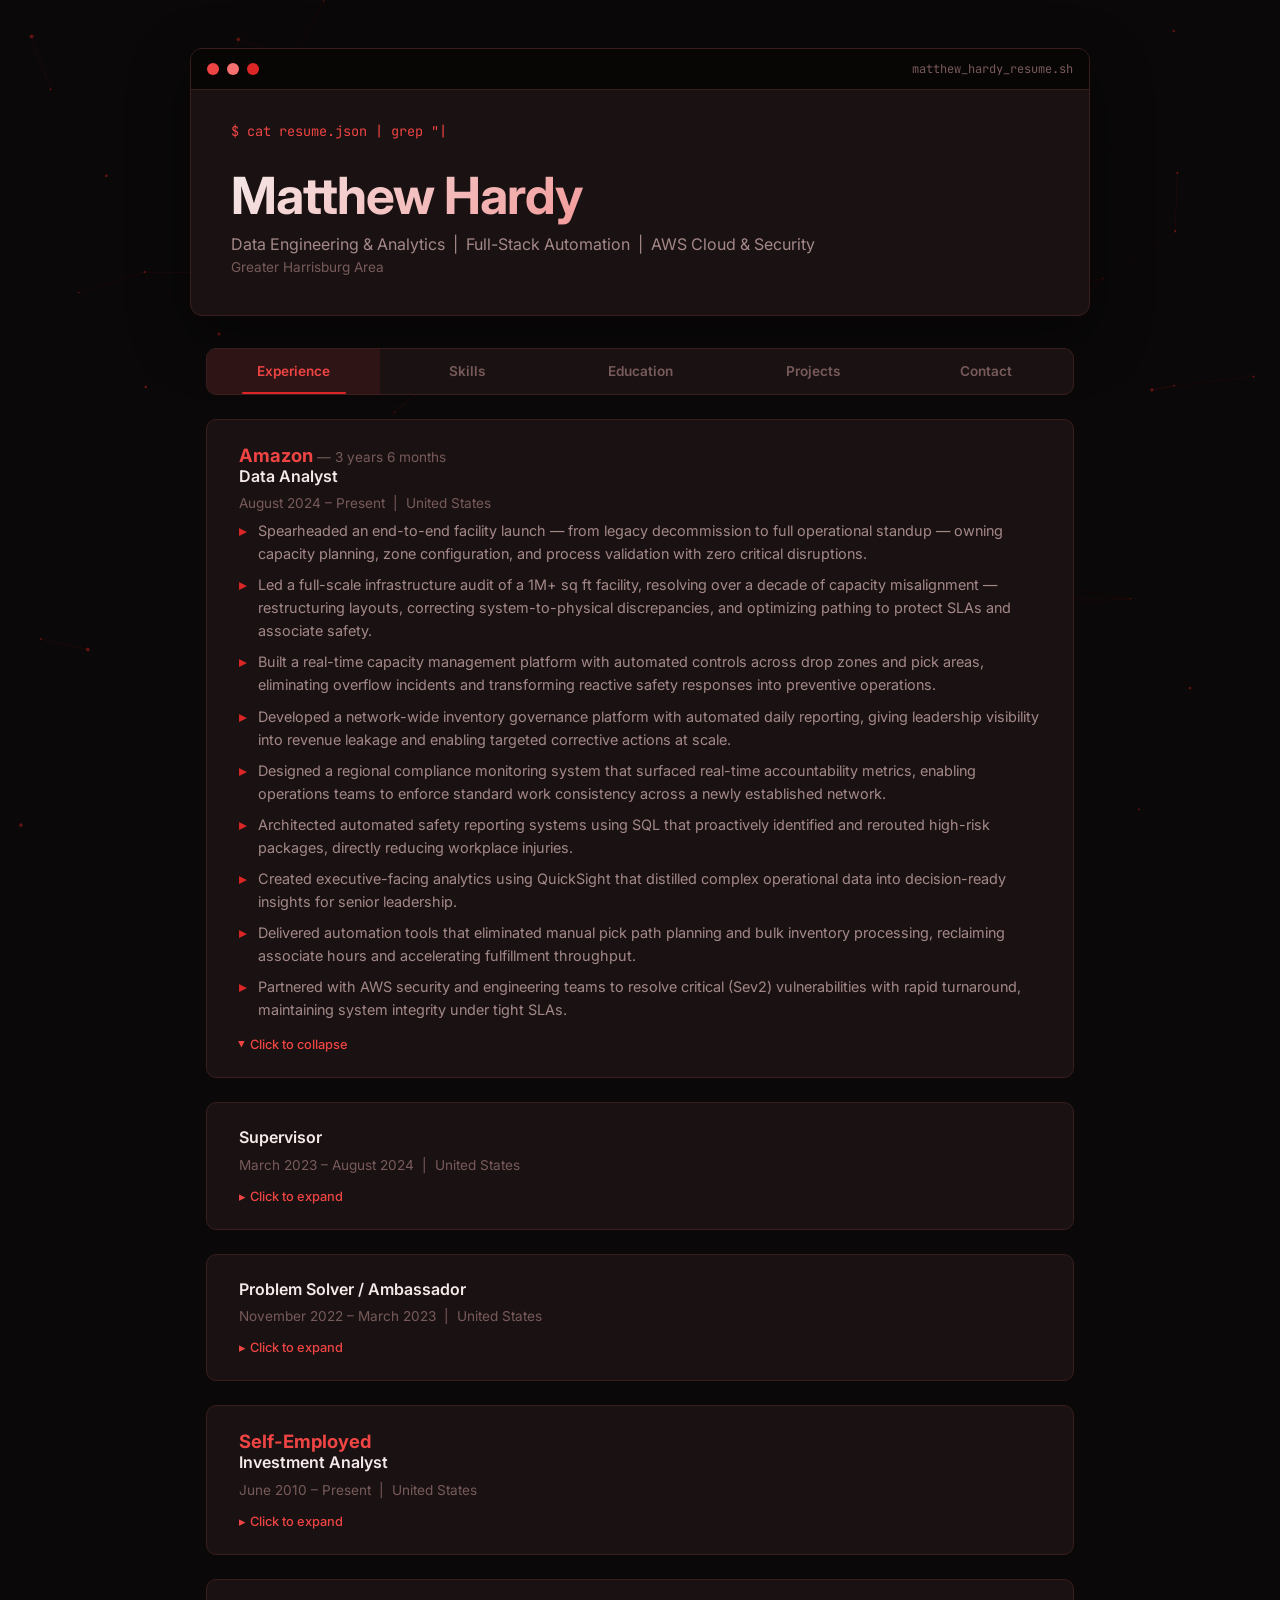
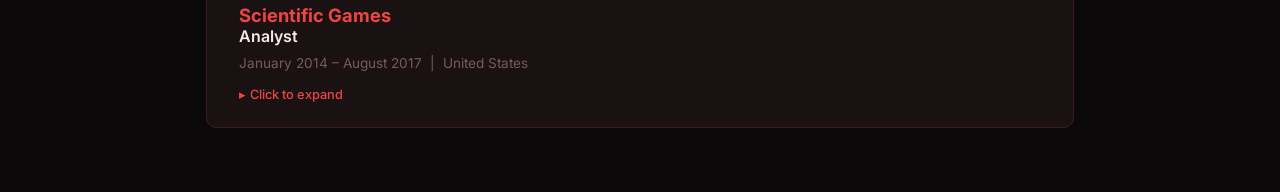
<file: interactive/red/index.html>
<!DOCTYPE html>
<html lang="en">
<head>
    <meta charset="UTF-8">
    <meta name="viewport" content="width=device-width, initial-scale=1.0">
    <title>Matthew Hardy | Interactive Resume — Crimson</title>
    <link href="https://fonts.googleapis.com/css2?family=Inter:wght@300;400;500;600;700&family=JetBrains+Mono:wght@400;500&display=swap" rel="stylesheet">
    <style>
        :root {
            --bg: #0a0808;
            --card: #1a1212;
            --border: #3a1e1e;
            --accent: #dc2626;
            --accent-light: #ef4444;
            --glow: rgba(220,38,38,0.15);
            --text: #f5e8e8;
            --text2: #a48888;
            --text3: #785a5a;
            --green: #10b981;
            --yellow: #f59e0b;
            --red: #ef4444;
        }
        *, *::before, *::after { margin:0; padding:0; box-sizing:border-box; }
        body { font-family:'Inter',sans-serif; background:var(--bg); color:var(--text); overflow-x:hidden; }

        /* ---- PARTICLE CANVAS ---- */
        #particles { position:fixed; inset:0; z-index:0; pointer-events:none; }

        /* ---- TERMINAL HEADER ---- */
        .terminal {
            position:relative; z-index:1;
            max-width:900px; margin:3rem auto 0; padding:0;
            background:var(--card); border:1px solid var(--border); border-radius:12px;
            overflow:hidden; box-shadow:0 20px 60px rgba(0,0,0,0.4);
        }
        .terminal-bar {
            display:flex; align-items:center; gap:8px;
            padding:12px 16px; background:#080505; border-bottom:1px solid var(--border);
        }
        .terminal-dot { width:12px; height:12px; border-radius:50%; }
        .terminal-dot.r { background:#ef4444; }
        .terminal-dot.y { background:#f87171; }
        .terminal-dot.g { background:#dc2626; }
        .terminal-title { margin-left:auto; font-size:0.75rem; color:var(--text3); font-family:'JetBrains Mono',monospace; }
        .terminal-body { padding:2rem 2.5rem 2.5rem; }

        .typing-line {
            font-family:'JetBrains Mono',monospace; font-size:0.85rem; color:#ef4444;
            margin-bottom:1.5rem; min-height:1.3em;
        }
        .typing-line .cursor { animation:blink 1s step-end infinite; }
        @keyframes blink { 50% { opacity:0; } }

        .hero-name {
            font-size:clamp(2rem,5vw,3.2rem); font-weight:700; letter-spacing:-1px;
            background:linear-gradient(135deg,var(--text),var(--accent-light));
            -webkit-background-clip:text; -webkit-text-fill-color:transparent; background-clip:text;
        }
        .hero-tagline { color:var(--text2); font-size:1rem; margin:0.5rem 0 0.3rem; }
        .hero-location { color:var(--text3); font-size:0.85rem; }

        /* ---- MAIN CONTENT ---- */
        .content { position:relative; z-index:1; max-width:900px; margin:0 auto; padding:0 1rem 4rem; }

        /* ---- SECTION TABS ---- */
        .tab-bar {
            display:flex; gap:0; margin:2rem 0 0;
            background:var(--card); border:1px solid var(--border); border-radius:10px;
            overflow:hidden; position:sticky; top:0; z-index:10;
        }
        .tab-btn {
            flex:1; padding:0.9rem; text-align:center;
            background:transparent; border:none; color:var(--text3);
            font-family:'Inter',sans-serif; font-size:0.85rem; font-weight:600;
            cursor:pointer; transition:all 0.25s; position:relative;
        }
        .tab-btn:hover { color:var(--text2); background:rgba(220,38,38,0.05); }
        .tab-btn.active { color:var(--accent-light); background:rgba(220,38,38,0.1); }
        .tab-btn.active::after {
            content:''; position:absolute; bottom:0; left:20%; right:20%;
            height:2px; background:var(--accent); border-radius:2px;
        }

        .tab-panel { display:none; animation:fadeUp 0.4s ease; }
        .tab-panel.active { display:block; }
        @keyframes fadeUp { from { opacity:0; transform:translateY(15px); } to { opacity:1; transform:translateY(0); } }

        /* ---- EXPERIENCE CARDS ---- */
        .exp-card {
            background:var(--card); border:1px solid var(--border); border-radius:10px;
            padding:1.5rem 2rem; margin-top:1.5rem; transition:all 0.3s;
            cursor:pointer; position:relative; overflow:hidden;
        }
        .exp-card::before {
            content:''; position:absolute; left:0; top:0; bottom:0; width:3px;
            background:var(--accent); border-radius:0 2px 2px 0; opacity:0; transition:opacity 0.3s;
        }
        .exp-card:hover { border-color:var(--accent); box-shadow:0 4px 20px var(--glow); }
        .exp-card:hover::before { opacity:1; }
        .exp-company { font-size:1.15rem; font-weight:700; color:var(--accent-light); }
        .exp-meta { font-size:0.85rem; color:var(--text3); margin:0.2rem 0 0.5rem; }
        .exp-role { font-weight:600; font-size:1rem; margin-bottom:0.6rem; }
        .exp-bullets { list-style:none; padding:0; max-height:0; overflow:hidden; transition:max-height 0.5s ease; }
        .exp-card.open .exp-bullets { max-height:2000px; }
        .exp-bullets li {
            position:relative; padding-left:1.2rem; margin-bottom:0.5rem;
            color:var(--text2); font-size:0.9rem; line-height:1.6;
        }
        .exp-bullets li::before { content:'▸'; position:absolute; left:0; color:var(--accent); font-weight:700; }
        .exp-toggle {
            font-size:0.8rem; color:var(--accent-light); display:inline-flex; align-items:center; gap:4px;
            margin-top:0.5rem; font-weight:500;
        }
        .exp-toggle .arrow { transition:transform 0.3s; display:inline-block; }
        .exp-card.open .exp-toggle .arrow { transform:rotate(90deg); }

        /* ---- SKILLS ---- */
        .skill-group { margin-top:1.5rem; }
        .skill-group-title { font-size:0.8rem; color:var(--accent-light); text-transform:uppercase; letter-spacing:1.5px; font-weight:600; margin-bottom:0.8rem; }
        .skill-bars { display:flex; flex-direction:column; gap:0.7rem; }
        .skill-row { display:flex; align-items:center; gap:1rem; }
        .skill-name { width:120px; font-size:0.88rem; color:var(--text2); text-align:right; }
        .skill-bar-bg { flex:1; height:8px; background:var(--border); border-radius:4px; overflow:hidden; }
        .skill-bar-fill { height:100%; border-radius:4px; width:0; transition:width 1.2s cubic-bezier(0.4,0,0.2,1); }
        .skill-bar-fill.blue { background:linear-gradient(90deg,#dc2626,#ef4444); }
        .skill-bar-fill.green { background:linear-gradient(90deg,#b91c1c,#f87171); }
        .skill-bar-fill.yellow { background:linear-gradient(90deg,#991b1b,#fca5a5); }
        .skill-pct { width:40px; font-size:0.8rem; color:var(--text3); font-family:'JetBrains Mono',monospace; }

        /* ---- EDUCATION ---- */
        .edu-item {
            display:flex; gap:1.5rem; align-items:flex-start;
            background:var(--card); border:1px solid var(--border); border-radius:10px;
            padding:1.3rem 1.8rem; margin-top:1rem; transition:all 0.3s;
        }
        .edu-item:hover { border-color:var(--accent); box-shadow:0 4px 20px var(--glow); }
        .edu-year { font-size:0.8rem; color:var(--accent-light); font-weight:600; white-space:nowrap; min-width:90px; padding-top:2px; }
        .edu-info h3 { font-size:0.95rem; font-weight:600; }
        .edu-info p { font-size:0.85rem; color:var(--text3); }

        /* ---- PROJECTS ---- */
        .proj-card {
            background:var(--card); border:1px solid var(--border); border-radius:10px;
            padding:1.5rem 2rem; margin-top:1.5rem; transition:all 0.3s;
            display:flex; gap:1.2rem; align-items:flex-start;
        }
        .proj-card:hover { border-color:var(--accent); box-shadow:0 4px 20px var(--glow); transform:translateY(-2px); }
        .proj-icon { font-size:2rem; flex-shrink:0; padding-top:0.2rem; }
        .proj-body h3 { font-size:1.05rem; font-weight:700; color:var(--accent-light); margin-bottom:0.2rem; }
        .proj-sub { font-size:0.75rem; color:var(--text3); text-transform:uppercase; letter-spacing:1px; margin-bottom:0.8rem; }
        .proj-body p { color:var(--text2); font-size:0.88rem; line-height:1.6; margin-bottom:0.8rem; }
        .proj-tags { display:flex; flex-wrap:wrap; gap:0.4rem; }
        .proj-tags span {
            padding:0.2rem 0.6rem; background:rgba(220,38,38,0.1); border:1px solid rgba(220,38,38,0.2);
            border-radius:15px; font-size:0.72rem; color:var(--text2);
        }
        .proj-card.featured { border-color:rgba(220,38,38,0.3); }
        .proj-card.featured .proj-icon { font-size:2.5rem; }

        /* ---- CONTACT ---- */
        .contact-grid { display:grid; grid-template-columns:repeat(3,1fr); gap:1rem; margin-top:1.5rem; }
        .contact-item {
            background:var(--card); border:1px solid var(--border); border-radius:10px;
            padding:1.5rem; text-align:center; text-decoration:none; color:inherit; transition:all 0.3s;
        }
        .contact-item:hover { border-color:var(--accent); box-shadow:0 4px 20px var(--glow); transform:translateY(-3px); }
        .contact-icon { font-size:1.5rem; margin-bottom:0.5rem; color:var(--accent-light); font-weight:700; }
        .contact-label { font-size:0.75rem; color:var(--text3); text-transform:uppercase; letter-spacing:1px; }
        .contact-val { font-size:0.82rem; color:var(--text2); margin-top:0.3rem; word-break:break-all; }

        /* ---- RESPONSIVE ---- */
        @media(max-width:600px) {
            .terminal { margin:1rem 0.5rem 0; }
            .terminal-body { padding:1.5rem; }
            .tab-btn { font-size:0.75rem; padding:0.7rem 0.3rem; }
            .contact-grid { grid-template-columns:1fr; }
            .skill-name { width:80px; font-size:0.8rem; }
            .edu-item { flex-direction:column; gap:0.5rem; }
        }
    </style>
</head>
<body>

<canvas id="particles"></canvas>

<!-- Terminal Hero -->
<div class="terminal">
    <div class="terminal-bar">
        <div class="terminal-dot r"></div>
        <div class="terminal-dot y"></div>
        <div class="terminal-dot g"></div>
        <span class="terminal-title">matthew_hardy_resume.sh</span>
    </div>
    <div class="terminal-body">
        <div class="typing-line" id="typingLine"></div>
        <h1 class="hero-name">Matthew Hardy</h1>
        <p class="hero-tagline">Data Engineering & Analytics &nbsp;|&nbsp; Full-Stack Automation &nbsp;|&nbsp; AWS Cloud & Security</p>
        <p class="hero-location">Greater Harrisburg Area</p>
    </div>
</div>

<!-- Content -->
<div class="content">

    <!-- Tabs -->
    <div class="tab-bar">
        <button class="tab-btn active" data-tab="experience">Experience</button>
        <button class="tab-btn" data-tab="skills">Skills</button>
        <button class="tab-btn" data-tab="education">Education</button>
        <button class="tab-btn" data-tab="projects">Projects</button>
        <button class="tab-btn" data-tab="contact">Contact</button>
    </div>

    <!-- Experience -->
    <div class="tab-panel active" id="experience">

        <div class="exp-card open">
            <div class="exp-company">Amazon <span style="font-weight:400;font-size:0.85rem;color:var(--text3);">&mdash; 3 years 6 months</span></div>
            <div class="exp-role">Data Analyst</div>
            <div class="exp-meta">August 2024 &ndash; Present &nbsp;|&nbsp; United States</div>
            <ul class="exp-bullets">
                <li>Spearheaded an end-to-end facility launch &mdash; from legacy decommission to full operational standup &mdash; owning capacity planning, zone configuration, and process validation with zero critical disruptions.</li>
                <li>Led a full-scale infrastructure audit of a 1M+ sq ft facility, resolving over a decade of capacity misalignment &mdash; restructuring layouts, correcting system-to-physical discrepancies, and optimizing pathing to protect SLAs and associate safety.</li>
                <li>Built a real-time capacity management platform with automated controls across drop zones and pick areas, eliminating overflow incidents and transforming reactive safety responses into preventive operations.</li>
                <li>Developed a network-wide inventory governance platform with automated daily reporting, giving leadership visibility into revenue leakage and enabling targeted corrective actions at scale.</li>
                <li>Designed a regional compliance monitoring system that surfaced real-time accountability metrics, enabling operations teams to enforce standard work consistency across a newly established network.</li>
                <li>Architected automated safety reporting systems using SQL that proactively identified and rerouted high-risk packages, directly reducing workplace injuries.</li>
                <li>Created executive-facing analytics using QuickSight that distilled complex operational data into decision-ready insights for senior leadership.</li>
                <li>Delivered automation tools that eliminated manual pick path planning and bulk inventory processing, reclaiming associate hours and accelerating fulfillment throughput.</li>
                <li>Partnered with AWS security and engineering teams to resolve critical (Sev2) vulnerabilities with rapid turnaround, maintaining system integrity under tight SLAs.</li>
            </ul>
            <div class="exp-toggle"><span class="arrow">▸</span> Click to collapse</div>
        </div>

        <div class="exp-card">
            <div class="exp-role">Supervisor</div>
            <div class="exp-meta">March 2023 &ndash; August 2024 &nbsp;|&nbsp; United States</div>
            <ul class="exp-bullets">
                <li>Developed automation macros that reduced a 1-hour manual process to 10 minutes &mdash; an 83% efficiency gain adopted across team workflows.</li>
                <li>Independently identified and built automation solutions that reclaimed significant operational hours for strategic initiatives.</li>
            </ul>
            <div class="exp-toggle"><span class="arrow">▸</span> Click to expand</div>
        </div>

        <div class="exp-card">
            <div class="exp-role">Problem Solver / Ambassador</div>
            <div class="exp-meta">November 2022 &ndash; March 2023 &nbsp;|&nbsp; United States</div>
            <ul class="exp-bullets">
                <li>Served as Subject Matter Expert conducting audits and managing AWS programs (FC Research, GraVis, Eagle Eye) to support operational excellence.</li>
                <li>Directed and coached associates, delivered training, and authored standard work procedures to improve team performance and workflow accuracy.</li>
            </ul>
            <div class="exp-toggle"><span class="arrow">▸</span> Click to expand</div>
        </div>

        <div class="exp-card">
            <div class="exp-company">Self-Employed</div>
            <div class="exp-role">Investment Analyst</div>
            <div class="exp-meta">June 2010 &ndash; Present &nbsp;|&nbsp; United States</div>
            <ul class="exp-bullets">
                <li>Built proprietary financial analysis tools using thinkScript for rapid interpretation of chart patterns across day and swing trading strategies.</li>
                <li>Automated real-time news collection via APIs for 50+ companies, augmenting fundamental analysis with comprehensive market event coverage.</li>
                <li>Applied advanced technical analysis (Regression, Wyckoff Accumulation/Distribution) to enhance predictive modeling informed by macroeconomic indicators.</li>
            </ul>
            <div class="exp-toggle"><span class="arrow">▸</span> Click to expand</div>
        </div>

        <div class="exp-card">
            <div class="exp-company">Scientific Games</div>
            <div class="exp-role">Analyst</div>
            <div class="exp-meta">January 2014 &ndash; August 2017 &nbsp;|&nbsp; United States</div>
            <ul class="exp-bullets">
                <li>Enhanced lottery machine monitoring using expertise in Random Number Generators and security features, improving anomaly detection by 15%.</li>
                <li>Streamlined automated machine update cycles, reducing technology deployment times by 20%.</li>
                <li>Maintained stringent security clearance and protocols for systems critical to lottery integrity.</li>
            </ul>
            <div class="exp-toggle"><span class="arrow">▸</span> Click to expand</div>
        </div>

    </div>

    <!-- Skills -->
    <div class="tab-panel" id="skills">
        <div class="skill-group">
            <div class="skill-group-title">Languages</div>
            <div class="skill-bars">
                <div class="skill-row"><span class="skill-name">Python</span><div class="skill-bar-bg"><div class="skill-bar-fill blue" data-width="92"></div></div><span class="skill-pct">92%</span></div>
                <div class="skill-row"><span class="skill-name">SQL</span><div class="skill-bar-bg"><div class="skill-bar-fill blue" data-width="95"></div></div><span class="skill-pct">95%</span></div>
                <div class="skill-row"><span class="skill-name">VBA</span><div class="skill-bar-bg"><div class="skill-bar-fill blue" data-width="88"></div></div><span class="skill-pct">88%</span></div>
                <div class="skill-row"><span class="skill-name">JavaScript</span><div class="skill-bar-bg"><div class="skill-bar-fill blue" data-width="82"></div></div><span class="skill-pct">82%</span></div>
                <div class="skill-row"><span class="skill-name">HTML / CSS</span><div class="skill-bar-bg"><div class="skill-bar-fill blue" data-width="85"></div></div><span class="skill-pct">85%</span></div>
            </div>
        </div>
        <div class="skill-group">
            <div class="skill-group-title">Analytics & Visualization</div>
            <div class="skill-bars">
                <div class="skill-row"><span class="skill-name">QuickSight</span><div class="skill-bar-bg"><div class="skill-bar-fill green" data-width="90"></div></div><span class="skill-pct">90%</span></div>
                <div class="skill-row"><span class="skill-name">Tableau</span><div class="skill-bar-bg"><div class="skill-bar-fill green" data-width="78"></div></div><span class="skill-pct">78%</span></div>
                <div class="skill-row"><span class="skill-name">Power BI</span><div class="skill-bar-bg"><div class="skill-bar-fill green" data-width="75"></div></div><span class="skill-pct">75%</span></div>
                <div class="skill-row"><span class="skill-name">MS Excel</span><div class="skill-bar-bg"><div class="skill-bar-fill green" data-width="96"></div></div><span class="skill-pct">96%</span></div>
            </div>
        </div>
        <div class="skill-group">
            <div class="skill-group-title">Cloud & Security</div>
            <div class="skill-bars">
                <div class="skill-row"><span class="skill-name">AWS</span><div class="skill-bar-bg"><div class="skill-bar-fill yellow" data-width="85"></div></div><span class="skill-pct">85%</span></div>
                <div class="skill-row"><span class="skill-name">Selenium</span><div class="skill-bar-bg"><div class="skill-bar-fill yellow" data-width="80"></div></div><span class="skill-pct">80%</span></div>
                <div class="skill-row"><span class="skill-name">Cybersecurity</span><div class="skill-bar-bg"><div class="skill-bar-fill yellow" data-width="78"></div></div><span class="skill-pct">78%</span></div>
            </div>
        </div>
    </div>

    <!-- Education -->
    <div class="tab-panel" id="education">
        <div class="edu-item">
            <div class="edu-year">2025 – 2027</div>
            <div class="edu-info">
                <h3>Bachelor of Science, Computer Science</h3>
                <p>Western Governors University</p>
            </div>
        </div>
        <div class="edu-item">
            <div class="edu-year">2024</div>
            <div class="edu-info">
                <h3>Certification, Cybersecurity</h3>
                <p>Correlation One</p>
            </div>
        </div>
        <div class="edu-item">
            <div class="edu-year">2023</div>
            <div class="edu-info">
                <h3>Honors Certification, Software Development</h3>
                <p>Correlation One</p>
            </div>
        </div>
        <div class="edu-item">
            <div class="edu-year">2023</div>
            <div class="edu-info">
                <h3>Certification, Cloud Engineering</h3>
                <p>AWS Cloud Institute / Skillbuilder</p>
            </div>
        </div>
    </div>

    <!-- Projects -->
    <div class="tab-panel" id="projects">
        <div class="proj-card featured">
            <div class="proj-icon">🔥</div>
            <div class="proj-body">
                <h3>Goldilocks — Capacity Management Platform</h3>
                <div class="proj-sub">Real-Time Monitoring • Automated Controls</div>
                <p>Full-stack desktop app monitoring bin, bay, and aisle utilization across drop zones and pick areas. Color-coded heatmap view, automated lock/unlock via BinConf API, 15-min auto-refresh. Captures API params on first run then switches to direct HTTP calls — 13x faster than Selenium scraping.</p>
                <div class="proj-tags"><span>Python</span><span>Tkinter</span><span>Selenium</span><span>REST APIs</span><span>OpenPyXL</span><span>Threading</span></div>
            </div>
        </div>
        <div class="proj-card">
            <div class="proj-icon">🚨</div>
            <div class="proj-body">
                <h3>Andon Monitor</h3>
                <div class="proj-sub">Alert Tracking • Analytics Dashboard</div>
                <p>Real-time andon monitoring with dwell time analysis (0-12h, 12-24h, 24-48h, 48h+), weekly top puller rankings, Lighthouse cycle count integration, and automated CSV exports with pivot table generation. Hidden browser operation via Win32 API.</p>
                <div class="proj-tags"><span>Python</span><span>Tkinter</span><span>Selenium</span><span>Win32 API</span><span>Excel COM</span></div>
            </div>
        </div>
        <div class="proj-card">
            <div class="proj-icon">🗺</div>
            <div class="proj-body">
                <h3>Pick Path Generator</h3>
                <div class="proj-sub">Aisle Sorting • Path Optimization</div>
                <p>Automated pick path tool sorting bins by aisle, shelf, and slot with configurable snake or zig-zag patterns. Supports even/odd slot filtering, dual-aisle interleaving, 6 shelf sort modes, and 200-row configuration for full facility planning.</p>
                <div class="proj-tags"><span>Python</span><span>Pandas</span><span>Tkinter</span><span>OpenPyXL</span><span>CSV</span></div>
            </div>
        </div>
        <div class="proj-card">
            <div class="proj-icon">🗑</div>
            <div class="proj-body">
                <h3>Bulk Delete & Sideline Tool</h3>
                <div class="proj-sub">Inventory Management • Browser Automation</div>
                <p>Dual-tab automation for mass item deletion (AFT) and sidelining (Poirot). Full workflow: scan, select, confirm, log. Supports CSV bulk uploads, session reuse across runs, and structured Excel log exports with container, ASIN, and cost data.</p>
                <div class="proj-tags"><span>Python</span><span>Selenium</span><span>Tkinter</span><span>OpenPyXL</span><span>CSV</span></div>
            </div>
        </div>
        <div class="proj-card">
            <div class="proj-icon">🚚</div>
            <div class="proj-body">
                <h3>Inbound Flow Monitor</h3>
                <div class="proj-sub">Real-Time Tracking • Web Dashboard</div>
                <p>Web-based inbound monitoring integrated with FMC. Tracks VRIDs, pallets, units, and door assignments in real time with auto-refresh, multi-page dashboard, analytics, and multi-user credential support.</p>
                <div class="proj-tags"><span>Python</span><span>Flask</span><span>HTML/CSS/JS</span><span>Selenium</span><span>FMC API</span></div>
            </div>
        </div>
        <div class="proj-card">
            <div class="proj-icon">📈</div>
            <div class="proj-body">
                <h3>WAVE DPT — Damaged Inventory Tracker</h3>
                <div class="proj-sub">Quality Monitoring • Automated Reporting</div>
                <p>Automated scraper for FC Quality damaged inventory data. Pulls defect data via Selenium, processes through Excel macros, and generates actionable reports for inventory governance and deletion cost tracking.</p>
                <div class="proj-tags"><span>Python</span><span>Selenium</span><span>Excel/VBA</span><span>JSON Config</span></div>
            </div>
        </div>
        <div class="proj-card" style="margin-top:2.5rem;border-color:rgba(220,38,38,0.3);">
            <div class="proj-icon" style="font-size:2.2rem;">&#128450;</div>
            <div class="proj-body">
                <h3 style="font-size:1.15rem;">SQL Analytics</h3>
                <div class="proj-sub">Production queries powering dashboards and safety reporting across the network</div>
            </div>
        </div>
        <div class="proj-card">
            <div class="proj-icon">&#128337;</div>
            <div class="proj-body">
                <h3>Inventory Dwell Time Analysis</h3>
                <div class="proj-sub">Facility Audit &bull; Inventory Intelligence</div>
                <p>Multi-join query calculating container dwell times across an entire FC. Correlates physical positions with stow/pick activity, bin items, ASIN attributes, shelf life, and pricing. Parses bin IDs into mod/aisle/level/slot. 12+ table joins, window functions, temp tables, and pallet-nested item resolution.</p>
                <div class="proj-tags"><span>SQL</span><span>Redshift</span><span>Window Functions</span><span>CTEs</span><span>Temp Tables</span></div>
            </div>
        </div>
        <div class="proj-card">
            <div class="proj-icon">&#9888;</div>
            <div class="proj-body">
                <h3>Overweight Package Safety Report</h3>
                <div class="proj-sub">Safety &bull; Automated Alerting</div>
                <p>CTE pipeline identifying packages exceeding 50 lbs by joining containers with FCSKU &rarr; FNSKU &rarr; ASIN resolution and physical weight attributes. Feeds automated daily email alerts to safety teams, directly reducing workplace injuries through proactive rerouting.</p>
                <div class="proj-tags"><span>SQL</span><span>Redshift</span><span>CTEs</span><span>Multi-Table Joins</span><span>Automated Alerting</span></div>
            </div>
        </div>
        <div class="proj-card">
            <div class="proj-icon">&#128203;</div>
            <div class="proj-body">
                <h3>Standard Work Compliance Monitor</h3>
                <div class="proj-sub">Regional Monitoring &bull; Accountability</div>
                <p>Tracks dirty cage container movements across the network with dwell times in days/hours, associate-level accountability, and pattern-matched filtering. Distributed via automated daily email to regional leadership for standard work compliance visibility.</p>
                <div class="proj-tags"><span>SQL</span><span>Redshift</span><span>DATEDIFF</span><span>Pattern Matching</span><span>Automated Distribution</span></div>
            </div>
        </div>
    </div>

    <!-- Contact -->
    <div class="tab-panel" id="contact">
        <div class="contact-grid">
            <a href="mailto:matthewhardy.dev@gmail.com" class="contact-item">
                <div class="contact-icon">✉</div>
                <div class="contact-label">Email</div>
                <div class="contact-val">matthewhardy.dev@gmail.com</div>
            </a>
            <a href="https://www.linkedin.com/in/matthewhardy-dev" target="_blank" class="contact-item">
                <div class="contact-icon">in</div>
                <div class="contact-label">LinkedIn</div>
                <div class="contact-val">linkedin.com/in/matthewhardy-dev</div>
            </a>
            <a href="https://github.com/matthewhardy-dev" target="_blank" class="contact-item">
                <div class="contact-icon">💻</div>
                <div class="contact-label">GitHub</div>
                <div class="contact-val">github.com/matthewhardy-dev</div>
            </a>
        </div>
    </div>

</div>

<script>
// ---- PARTICLE BACKGROUND ----
const canvas = document.getElementById('particles');
const ctx = canvas.getContext('2d');
let particles = [];

function resize() { canvas.width = window.innerWidth; canvas.height = window.innerHeight; }
window.addEventListener('resize', resize);
resize();

for (let i = 0; i < 60; i++) {
    particles.push({
        x: Math.random() * canvas.width,
        y: Math.random() * canvas.height,
        vx: (Math.random() - 0.5) * 0.3,
        vy: (Math.random() - 0.5) * 0.3,
        r: Math.random() * 1.5 + 0.5
    });
}

function drawParticles() {
    ctx.clearRect(0, 0, canvas.width, canvas.height);
    particles.forEach((p, i) => {
        p.x += p.vx; p.y += p.vy;
        if (p.x < 0 || p.x > canvas.width) p.vx *= -1;
        if (p.y < 0 || p.y > canvas.height) p.vy *= -1;

        ctx.beginPath();
        ctx.arc(p.x, p.y, p.r, 0, Math.PI * 2);
        ctx.fillStyle = 'rgba(220,38,38,0.4)';
        ctx.fill();

        for (let j = i + 1; j < particles.length; j++) {
            const dx = p.x - particles[j].x, dy = p.y - particles[j].y;
            const dist = Math.sqrt(dx * dx + dy * dy);
            if (dist < 120) {
                ctx.beginPath();
                ctx.moveTo(p.x, p.y);
                ctx.lineTo(particles[j].x, particles[j].y);
                ctx.strokeStyle = `rgba(220,38,38,${0.15 * (1 - dist / 120)})`;
                ctx.stroke();
            }
        }
    });
    requestAnimationFrame(drawParticles);
}
drawParticles();

// ---- TYPING ANIMATION ----
const line = document.getElementById('typingLine');
const text = '$ cat resume.json | grep "Matthew Hardy" --highlights';
let idx = 0;
function type() {
    if (idx <= text.length) {
        line.innerHTML = text.slice(0, idx) + '<span class="cursor">|</span>';
        idx++;
        setTimeout(type, 35 + Math.random() * 30);
    } else {
        line.innerHTML = text + '<span class="cursor">|</span>';
    }
}
type();

// ---- TABS ----
document.querySelectorAll('.tab-btn').forEach(btn => {
    btn.addEventListener('click', () => {
        document.querySelectorAll('.tab-btn').forEach(b => b.classList.remove('active'));
        document.querySelectorAll('.tab-panel').forEach(p => p.classList.remove('active'));
        btn.classList.add('active');
        document.getElementById(btn.dataset.tab).classList.add('active');

        // Animate skill bars when skills tab opens
        if (btn.dataset.tab === 'skills') {
            setTimeout(() => {
                document.querySelectorAll('.skill-bar-fill').forEach(bar => {
                    bar.style.width = bar.dataset.width + '%';
                });
            }, 100);
        }
    });
});

// ---- EXPANDABLE CARDS ----
document.querySelectorAll('.exp-card').forEach(card => {
    card.addEventListener('click', () => {
        card.classList.toggle('open');
        const toggle = card.querySelector('.exp-toggle');
        if (toggle) toggle.lastChild.textContent = card.classList.contains('open') ? ' Click to collapse' : ' Click to expand';
    });
});
</script>
</body>
</html>
</file>
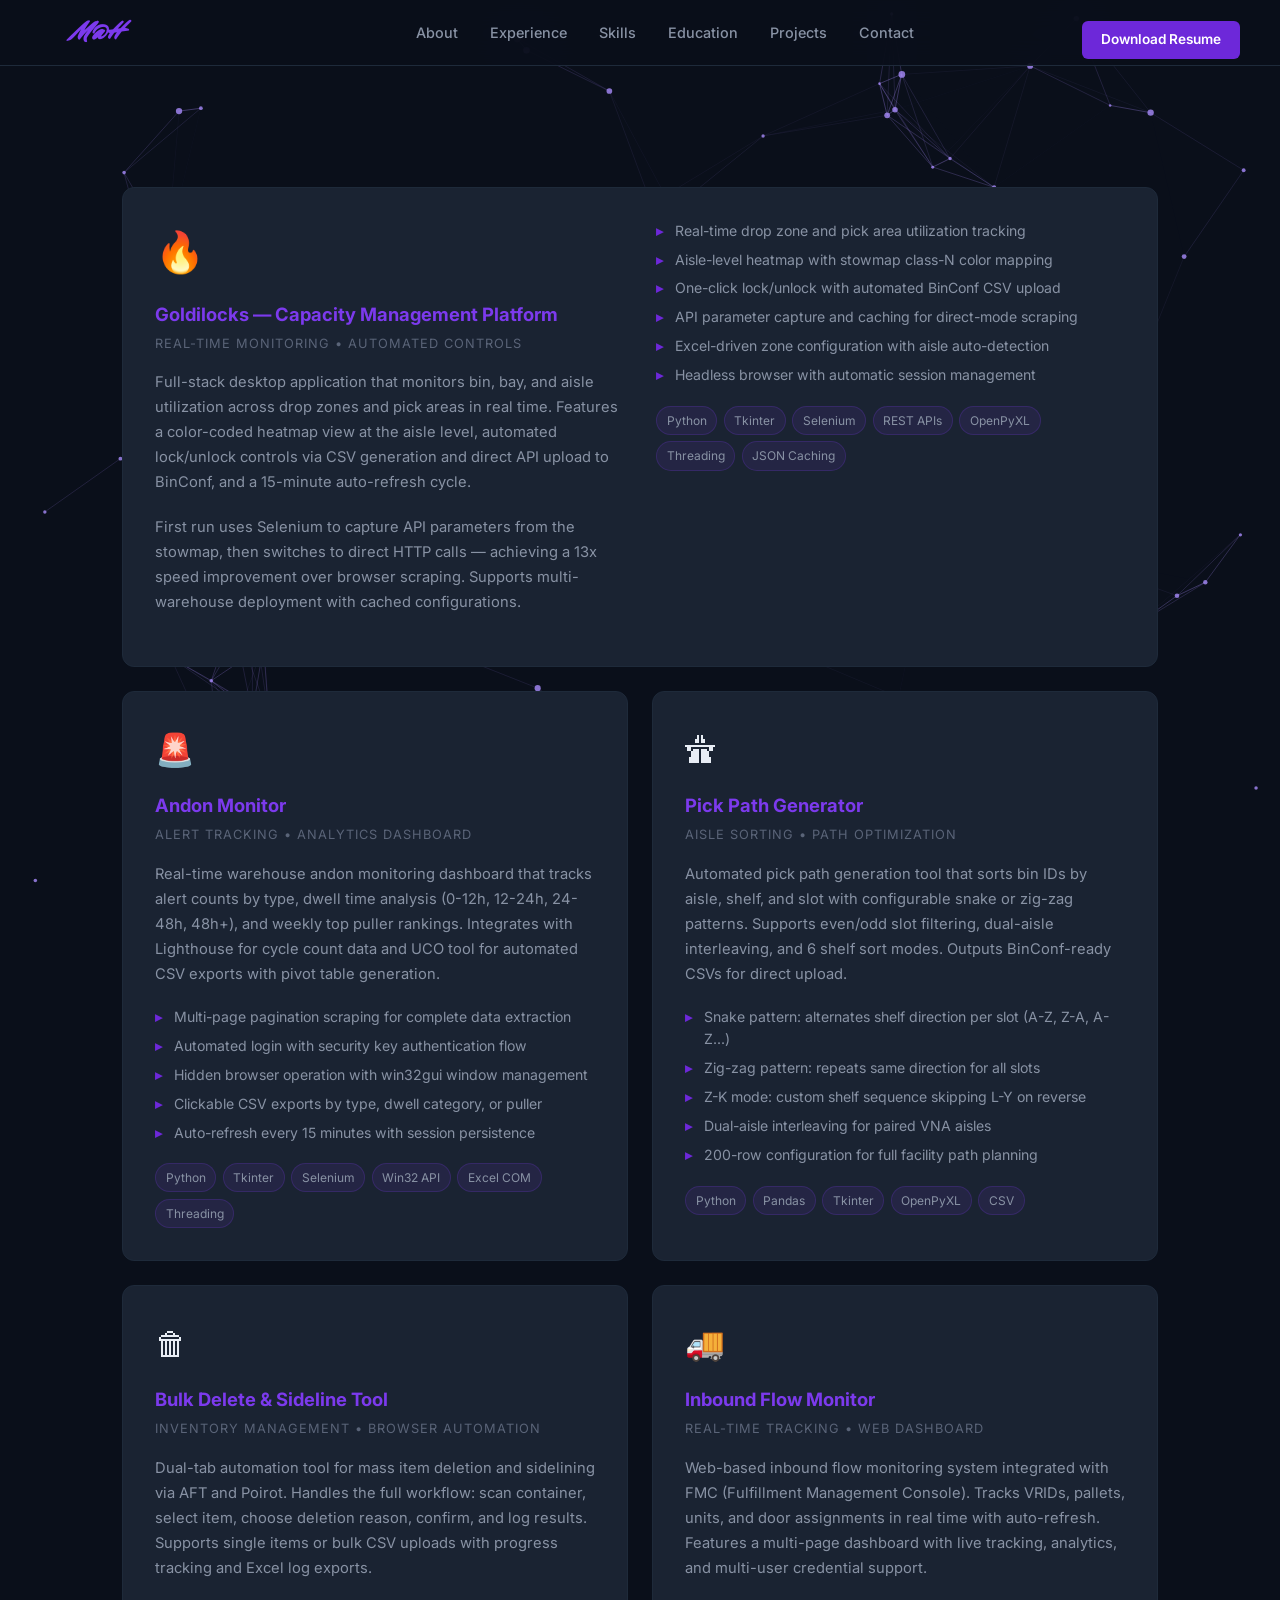
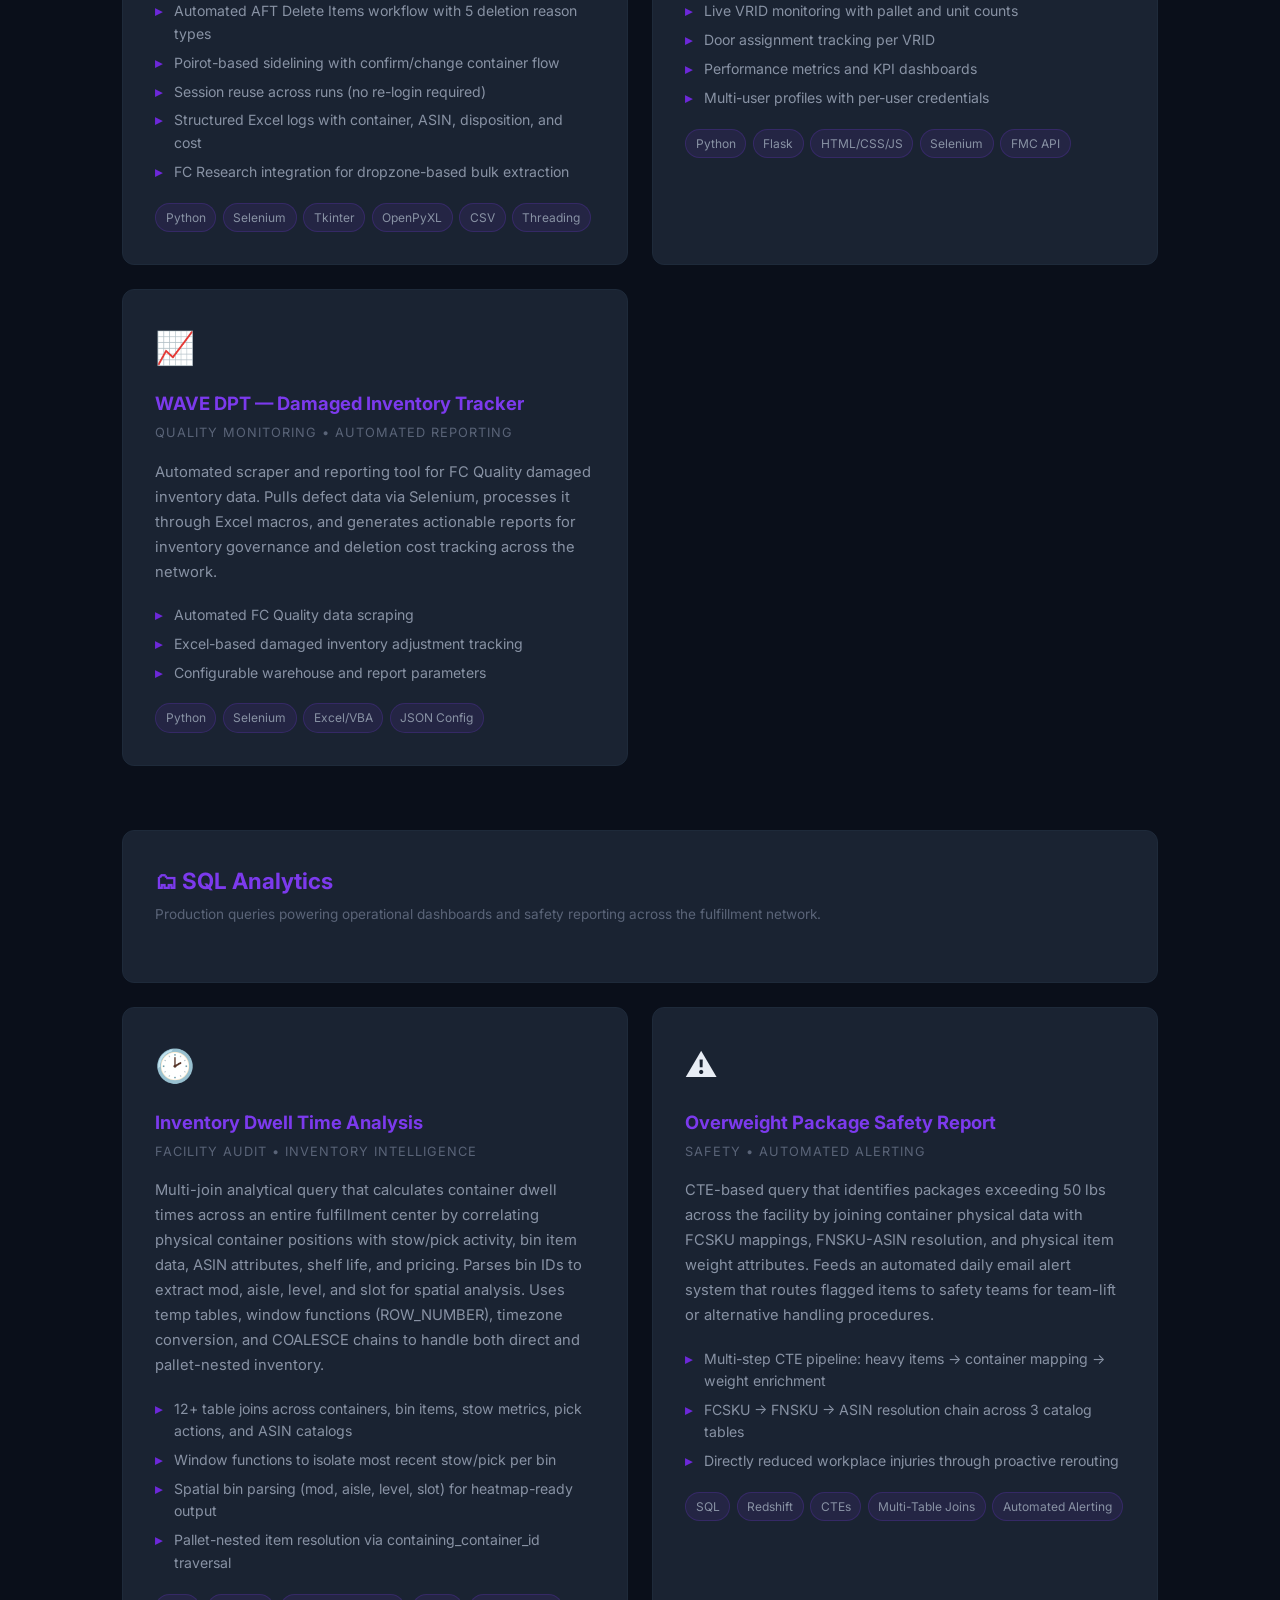
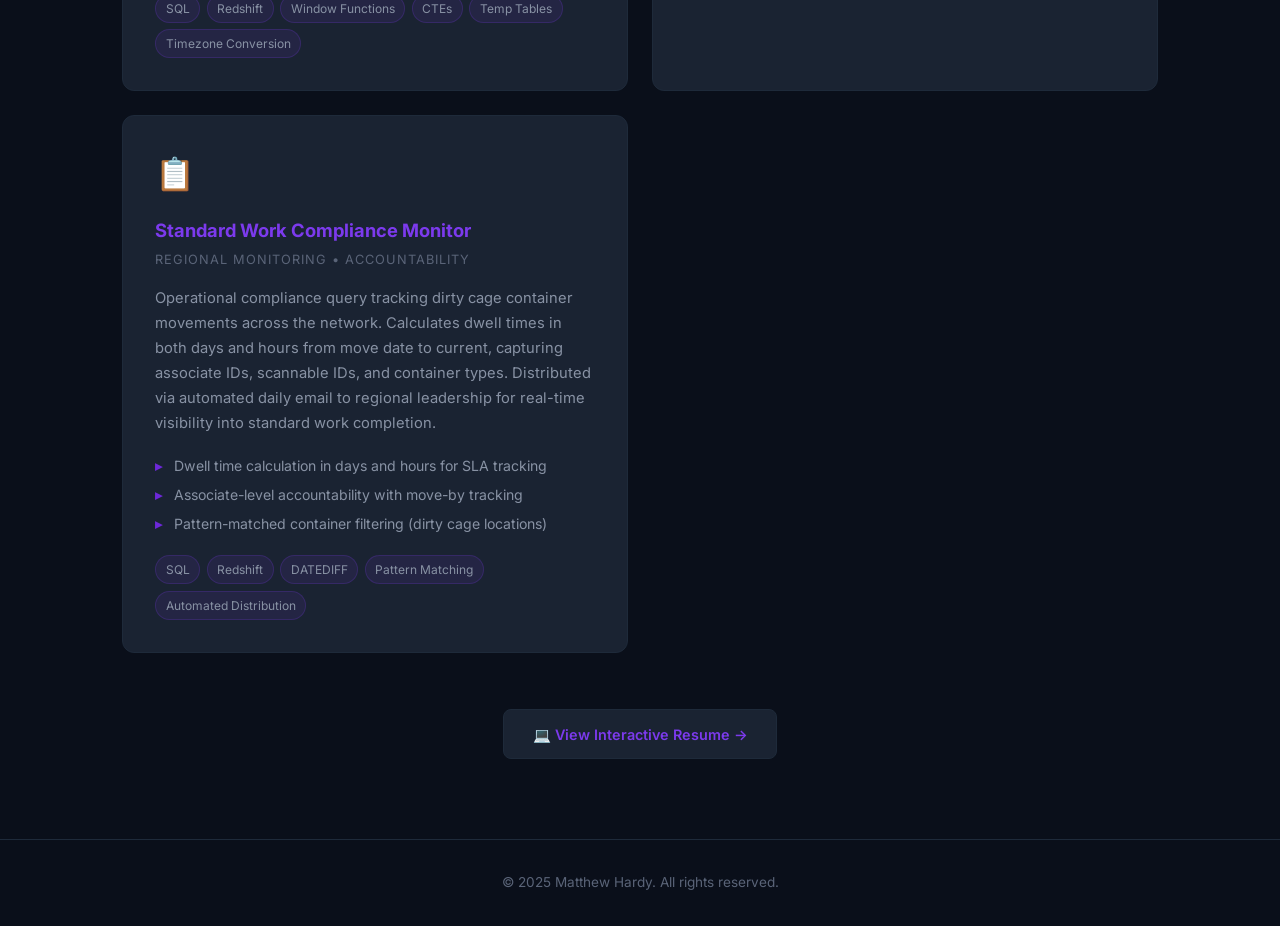
<file: github-portfolio/projects.html>
<!DOCTYPE html>
<html lang="en">
<head>
    <meta charset="UTF-8">
    <meta name="viewport" content="width=device-width, initial-scale=1.0">
    <title>Projects | Matthew Hardy</title>
    <link rel="preconnect" href="https://fonts.googleapis.com">
    <link rel="preconnect" href="https://fonts.gstatic.com" crossorigin>
    <link href="https://fonts.googleapis.com/css2?family=Mr+Dafoe&family=Inter:wght@300;400;500;600;700&display=swap" rel="stylesheet">
    <link rel="stylesheet" href="style.css">
    <style>
        .projects-hero { padding: 1rem 0 0; text-align: center; margin-top: 0; }
        .projects-hero h1 { font-size: 2.5rem; font-weight: 700; background: linear-gradient(135deg, var(--text-primary), var(--accent-light)); -webkit-background-clip: text; -webkit-text-fill-color: transparent; background-clip: text; }
        .projects-hero p { color: var(--text-secondary); font-size: 1.05rem; margin-top: 0.8rem; max-width: 600px; margin-left: auto; margin-right: auto; }

        .project-grid { display: grid; grid-template-columns: repeat(2, 1fr); gap: 1.5rem; padding-bottom: 4rem; margin-top: 0; }

        .project-card {
            background: var(--bg-card); border: 1px solid var(--border); border-radius: 12px;
            padding: 2rem; transition: all 0.3s; position: relative; overflow: hidden;
        }
        .project-card::before {
            content: ''; position: absolute; top: 0; left: 0; right: 0; height: 3px;
            background: linear-gradient(90deg, var(--accent), var(--accent-light)); opacity: 0; transition: opacity 0.3s;
        }
        .project-card:hover { border-color: var(--accent); box-shadow: 0 8px 30px var(--accent-glow); transform: translateY(-3px); }
        .project-card:hover::before { opacity: 1; }

        .project-icon { font-size: 2rem; margin-bottom: 1rem; }
        .project-card h3 { font-size: 1.15rem; font-weight: 700; color: var(--accent-light); margin-bottom: 0.3rem; }
        .project-subtitle { font-size: 0.8rem; color: var(--text-muted); text-transform: uppercase; letter-spacing: 1px; margin-bottom: 1rem; }
        .project-card p { color: var(--text-secondary); font-size: 0.92rem; line-height: 1.7; margin-bottom: 1.2rem; }

        .project-features { list-style: none; padding: 0; margin-bottom: 1.2rem; }
        .project-features li { position: relative; padding-left: 1.2rem; margin-bottom: 0.4rem; color: var(--text-secondary); font-size: 0.88rem; }
        .project-features li::before { content: '▸'; position: absolute; left: 0; color: var(--accent); font-weight: 700; }

        .project-tech { display: flex; flex-wrap: wrap; gap: 0.4rem; }
        .project-tech span {
            padding: 0.25rem 0.6rem; background: rgba(124,58,237,0.1); border: 1px solid rgba(124,58,237,0.2);
            border-radius: 15px; font-size: 0.75rem; color: var(--text-secondary);
        }

        .project-card.featured { grid-column: span 2; display: grid; grid-template-columns: 1fr 1fr; gap: 2rem; align-items: start; }
        .project-card.featured .project-icon { font-size: 2.5rem; }

        .back-link { display: inline-flex; align-items: center; gap: 0.5rem; color: var(--accent-light); text-decoration: none; font-size: 0.9rem; font-weight: 500; margin-bottom: 1rem; transition: color 0.2s; }
        .back-link:hover { color: var(--text-primary); }

        @media (max-width: 768px) {
            .projects-hero { padding: 5rem 0 2rem; }
            .projects-hero h1 { font-size: 1.8rem; }
            .projects-hero p { font-size: 0.9rem; padding: 0 1rem; }
            .project-grid { grid-template-columns: 1fr; gap: 1rem; }
            .project-card { padding: 1.2rem; }
            .project-card.featured { grid-column: span 1; grid-template-columns: 1fr; gap: 1rem; }
            .project-card.featured div[style*="grid-column"] { grid-column: span 1; }
            .project-card h3 { font-size: 1rem; }
            .project-card p { font-size: 0.85rem; line-height: 1.6; }
            .project-features li { font-size: 0.82rem; }
            .project-tech span { font-size: 0.68rem; }
            .project-icon { font-size: 1.6rem; }
            .back-link { font-size: 0.82rem; }
        }
    </style>
</head>
<body>
    <canvas id="particles"></canvas>
    <nav id="navbar" class="scrolled">
        <div class="nav-container">
            <a href="index.html" class="nav-logo">M@H</a>
            <div class="nav-links">
                <a href="index.html#about">About</a>
                <a href="index.html#experience">Experience</a>
                <a href="index.html#skills">Skills</a>
                <a href="index.html#education">Education</a>
                <a href="projects.html">Projects</a>
                <a href="index.html#contact">Contact</a>
                <a href="resumes/Matthew_Hardy_Resume.pdf" class="nav-cta nav-cta-mobile" download>Download Resume</a>
            </div>
            <button class="nav-toggle" aria-label="Toggle menu"><span></span><span></span><span></span></button>
        </div>
    </nav>

    <div class="container">
        <div class="projects-hero">
            <a href="index.html" class="back-link">&larr; Back to Home</a>
            <h1>Projects</h1>
            <p>Internal tools and automation platforms built to solve real operational challenges at scale.</p>
        </div>

        <div class="project-grid">

            <!-- Goldilocks - Featured -->
            <div class="project-card featured">
                <div>
                    <div class="project-icon">&#128293;</div>
                    <h3>Goldilocks &mdash; Capacity Management Platform</h3>
                    <div class="project-subtitle">Real-Time Monitoring &bull; Automated Controls</div>
                    <p>Full-stack desktop application that monitors bin, bay, and aisle utilization across drop zones and pick areas in real time. Features a color-coded heatmap view at the aisle level, automated lock/unlock controls via CSV generation and direct API upload to BinConf, and a 15-minute auto-refresh cycle.</p>
                    <p>First run uses Selenium to capture API parameters from the stowmap, then switches to direct HTTP calls &mdash; achieving a 13x speed improvement over browser scraping. Supports multi-warehouse deployment with cached configurations.</p>
                </div>
                <div>
                    <ul class="project-features">
                        <li>Real-time drop zone and pick area utilization tracking</li>
                        <li>Aisle-level heatmap with stowmap class-N color mapping</li>
                        <li>One-click lock/unlock with automated BinConf CSV upload</li>
                        <li>API parameter capture and caching for direct-mode scraping</li>
                        <li>Excel-driven zone configuration with aisle auto-detection</li>
                        <li>Headless browser with automatic session management</li>
                    </ul>
                    <div class="project-tech">
                        <span>Python</span><span>Tkinter</span><span>Selenium</span><span>REST APIs</span><span>OpenPyXL</span><span>Threading</span><span>JSON Caching</span>
                    </div>
                </div>
            </div>

            <!-- Andon Monitor -->
            <div class="project-card">
                <div class="project-icon">&#128680;</div>
                <h3>Andon Monitor</h3>
                <div class="project-subtitle">Alert Tracking &bull; Analytics Dashboard</div>
                <p>Real-time warehouse andon monitoring dashboard that tracks alert counts by type, dwell time analysis (0-12h, 12-24h, 24-48h, 48h+), and weekly top puller rankings. Integrates with Lighthouse for cycle count data and UCO tool for automated CSV exports with pivot table generation.</p>
                <ul class="project-features">
                    <li>Multi-page pagination scraping for complete data extraction</li>
                    <li>Automated login with security key authentication flow</li>
                    <li>Hidden browser operation with win32gui window management</li>
                    <li>Clickable CSV exports by type, dwell category, or puller</li>
                    <li>Auto-refresh every 15 minutes with session persistence</li>
                </ul>
                <div class="project-tech">
                    <span>Python</span><span>Tkinter</span><span>Selenium</span><span>Win32 API</span><span>Excel COM</span><span>Threading</span>
                </div>
            </div>

            <!-- Pick Path Generator -->
            <div class="project-card">
                <div class="project-icon">&#128739;</div>
                <h3>Pick Path Generator</h3>
                <div class="project-subtitle">Aisle Sorting &bull; Path Optimization</div>
                <p>Automated pick path generation tool that sorts bin IDs by aisle, shelf, and slot with configurable snake or zig-zag patterns. Supports even/odd slot filtering, dual-aisle interleaving, and 6 shelf sort modes. Outputs BinConf-ready CSVs for direct upload.</p>
                <ul class="project-features">
                    <li>Snake pattern: alternates shelf direction per slot (A-Z, Z-A, A-Z...)</li>
                    <li>Zig-zag pattern: repeats same direction for all slots</li>
                    <li>Z-K mode: custom shelf sequence skipping L-Y on reverse</li>
                    <li>Dual-aisle interleaving for paired VNA aisles</li>
                    <li>200-row configuration for full facility path planning</li>
                </ul>
                <div class="project-tech">
                    <span>Python</span><span>Pandas</span><span>Tkinter</span><span>OpenPyXL</span><span>CSV</span>
                </div>
            </div>

            <!-- Delete + Sideline -->
            <div class="project-card">
                <div class="project-icon">&#128465;</div>
                <h3>Bulk Delete &amp; Sideline Tool</h3>
                <div class="project-subtitle">Inventory Management &bull; Browser Automation</div>
                <p>Dual-tab automation tool for mass item deletion and sidelining via AFT and Poirot. Handles the full workflow: scan container, select item, choose deletion reason, confirm, and log results. Supports single items or bulk CSV uploads with progress tracking and Excel log exports.</p>
                <ul class="project-features">
                    <li>Automated AFT Delete Items workflow with 5 deletion reason types</li>
                    <li>Poirot-based sidelining with confirm/change container flow</li>
                    <li>Session reuse across runs (no re-login required)</li>
                    <li>Structured Excel logs with container, ASIN, disposition, and cost</li>
                    <li>FC Research integration for dropzone-based bulk extraction</li>
                </ul>
                <div class="project-tech">
                    <span>Python</span><span>Selenium</span><span>Tkinter</span><span>OpenPyXL</span><span>CSV</span><span>Threading</span>
                </div>
            </div>

            <!-- IB Monitor -->
            <div class="project-card">
                <div class="project-icon">&#128666;</div>
                <h3>Inbound Flow Monitor</h3>
                <div class="project-subtitle">Real-Time Tracking &bull; Web Dashboard</div>
                <p>Web-based inbound flow monitoring system integrated with FMC (Fulfillment Management Console). Tracks VRIDs, pallets, units, and door assignments in real time with auto-refresh. Features a multi-page dashboard with live tracking, analytics, and multi-user credential support.</p>
                <ul class="project-features">
                    <li>Live VRID monitoring with pallet and unit counts</li>
                    <li>Door assignment tracking per VRID</li>
                    <li>Performance metrics and KPI dashboards</li>
                    <li>Multi-user profiles with per-user credentials</li>
                </ul>
                <div class="project-tech">
                    <span>Python</span><span>Flask</span><span>HTML/CSS/JS</span><span>Selenium</span><span>FMC API</span>
                </div>
            </div>

            <!-- WAVE DPT -->
            <div class="project-card">
                <div class="project-icon">&#128200;</div>
                <h3>WAVE DPT &mdash; Damaged Inventory Tracker</h3>
                <div class="project-subtitle">Quality Monitoring &bull; Automated Reporting</div>
                <p>Automated scraper and reporting tool for FC Quality damaged inventory data. Pulls defect data via Selenium, processes it through Excel macros, and generates actionable reports for inventory governance and deletion cost tracking across the network.</p>
                <ul class="project-features">
                    <li>Automated FC Quality data scraping</li>
                    <li>Excel-based damaged inventory adjustment tracking</li>
                    <li>Configurable warehouse and report parameters</li>
                </ul>
                <div class="project-tech">
                    <span>Python</span><span>Selenium</span><span>Excel/VBA</span><span>JSON Config</span>
                </div>
            </div>

            <!-- SQL Projects Section -->
            <div class="project-card featured" style="margin-top:2.5rem;">
                <div style="grid-column:span 2;">
                    <h2 style="font-size:1.4rem; color:var(--accent-light); margin-bottom:0.3rem;">&#128450; SQL Analytics</h2>
                    <p style="color:var(--text-muted); font-size:0.85rem; margin-bottom:1.5rem;">Production queries powering operational dashboards and safety reporting across the fulfillment network.</p>
                </div>
            </div>

            <div class="project-card">
                <div class="project-icon">&#128337;</div>
                <h3>Inventory Dwell Time Analysis</h3>
                <div class="project-subtitle">Facility Audit &bull; Inventory Intelligence</div>
                <p>Multi-join analytical query that calculates container dwell times across an entire fulfillment center by correlating physical container positions with stow/pick activity, bin item data, ASIN attributes, shelf life, and pricing. Parses bin IDs to extract mod, aisle, level, and slot for spatial analysis. Uses temp tables, window functions (ROW_NUMBER), timezone conversion, and COALESCE chains to handle both direct and pallet-nested inventory.</p>
                <ul class="project-features">
                    <li>12+ table joins across containers, bin items, stow metrics, pick actions, and ASIN catalogs</li>
                    <li>Window functions to isolate most recent stow/pick per bin</li>
                    <li>Spatial bin parsing (mod, aisle, level, slot) for heatmap-ready output</li>
                    <li>Pallet-nested item resolution via containing_container_id traversal</li>
                </ul>
                <div class="project-tech">
                    <span>SQL</span><span>Redshift</span><span>Window Functions</span><span>CTEs</span><span>Temp Tables</span><span>Timezone Conversion</span>
                </div>
            </div>

            <div class="project-card">
                <div class="project-icon">&#9888;</div>
                <h3>Overweight Package Safety Report</h3>
                <div class="project-subtitle">Safety &bull; Automated Alerting</div>
                <p>CTE-based query that identifies packages exceeding 50 lbs across the facility by joining container physical data with FCSKU mappings, FNSKU-ASIN resolution, and physical item weight attributes. Feeds an automated daily email alert system that routes flagged items to safety teams for team-lift or alternative handling procedures.</p>
                <ul class="project-features">
                    <li>Multi-step CTE pipeline: heavy items &rarr; container mapping &rarr; weight enrichment</li>
                    <li>FCSKU &rarr; FNSKU &rarr; ASIN resolution chain across 3 catalog tables</li>
                    <li>Directly reduced workplace injuries through proactive rerouting</li>
                </ul>
                <div class="project-tech">
                    <span>SQL</span><span>Redshift</span><span>CTEs</span><span>Multi-Table Joins</span><span>Automated Alerting</span>
                </div>
            </div>

            <div class="project-card">
                <div class="project-icon">&#128203;</div>
                <h3>Standard Work Compliance Monitor</h3>
                <div class="project-subtitle">Regional Monitoring &bull; Accountability</div>
                <p>Operational compliance query tracking dirty cage container movements across the network. Calculates dwell times in both days and hours from move date to current, capturing associate IDs, scannable IDs, and container types. Distributed via automated daily email to regional leadership for real-time visibility into standard work completion.</p>
                <ul class="project-features">
                    <li>Dwell time calculation in days and hours for SLA tracking</li>
                    <li>Associate-level accountability with move-by tracking</li>
                    <li>Pattern-matched container filtering (dirty cage locations)</li>
                </ul>
                <div class="project-tech">
                    <span>SQL</span><span>Redshift</span><span>DATEDIFF</span><span>Pattern Matching</span><span>Automated Distribution</span>
                </div>
            </div>

            <div style="grid-column:1/-1;text-align:center;padding:2rem 0 1rem;">
                <a href="https://matthewhardy-dev.github.io/interactive-resume/" target="_blank" style="display:inline-flex;align-items:center;gap:0.6rem;color:var(--accent-light);text-decoration:none;font-size:0.9rem;font-weight:600;padding:0.8rem 1.8rem;border:1px solid var(--border);border-radius:8px;background:var(--bg-card);transition:all 0.3s;" onmouseover="this.style.borderColor='var(--accent)';this.style.boxShadow='0 4px 20px var(--accent-glow)'" onmouseout="this.style.borderColor='var(--border)';this.style.boxShadow='none'">&#128187; View Interactive Resume &rarr;</a>
            </div>

        </div>
    </div>

    <footer>
        <p>&copy; 2025 Matthew Hardy. All rights reserved.</p>
    </footer>

    <script>
        // Navbar
        document.getElementById('navbar').classList.add('scrolled');
        // Mobile toggle
        const toggle = document.querySelector('.nav-toggle');
        const navLinks = document.querySelector('.nav-links');
        toggle.addEventListener('click', () => navLinks.classList.toggle('active'));
        // Fade in cards
        const observer = new IntersectionObserver(entries => {
            entries.forEach(e => { if (e.isIntersecting) { e.target.classList.add('visible'); observer.unobserve(e.target); } });
        }, { threshold: 0.1 });
        document.querySelectorAll('.project-card').forEach(el => { el.classList.add('fade-in'); observer.observe(el); });

        // Particle background
        const canvas = document.getElementById('particles');
        const ctx = canvas.getContext('2d');
        let particles = [];
        function resize() { canvas.width = window.innerWidth; canvas.height = window.innerHeight; }
        window.addEventListener('resize', resize);
        resize();
        for (let i = 0; i < 80; i++) {
            particles.push({
                x: Math.random() * canvas.width,
                y: Math.random() * canvas.height,
                vx: (Math.random() - 0.5) * 0.3,
                vy: (Math.random() - 0.5) * 0.3,
                r: Math.random() * 2.5 + 1
            });
        }
        function drawParticles() {
            ctx.clearRect(0, 0, canvas.width, canvas.height);
            particles.forEach((p, i) => {
                p.x += p.vx; p.y += p.vy;
                if (p.x < 0 || p.x > canvas.width) p.vx *= -1;
                if (p.y < 0 || p.y > canvas.height) p.vy *= -1;
                ctx.beginPath();
                ctx.arc(p.x, p.y, p.r, 0, Math.PI * 2);
                ctx.fillStyle = 'rgba(167,139,250,0.8)';
                ctx.fill();
                for (let j = i + 1; j < particles.length; j++) {
                    const dx = p.x - particles[j].x, dy = p.y - particles[j].y;
                    const dist = Math.sqrt(dx * dx + dy * dy);
                    if (dist < 150) {
                        ctx.beginPath();
                        ctx.moveTo(p.x, p.y);
                        ctx.lineTo(particles[j].x, particles[j].y);
                        ctx.strokeStyle = `rgba(167,139,250,${0.4 * (1 - dist / 150)})`;
                        ctx.stroke();
                    }
                }
            });
            requestAnimationFrame(drawParticles);
        }
        drawParticles();
    </script>
</body>
</html>
</file>
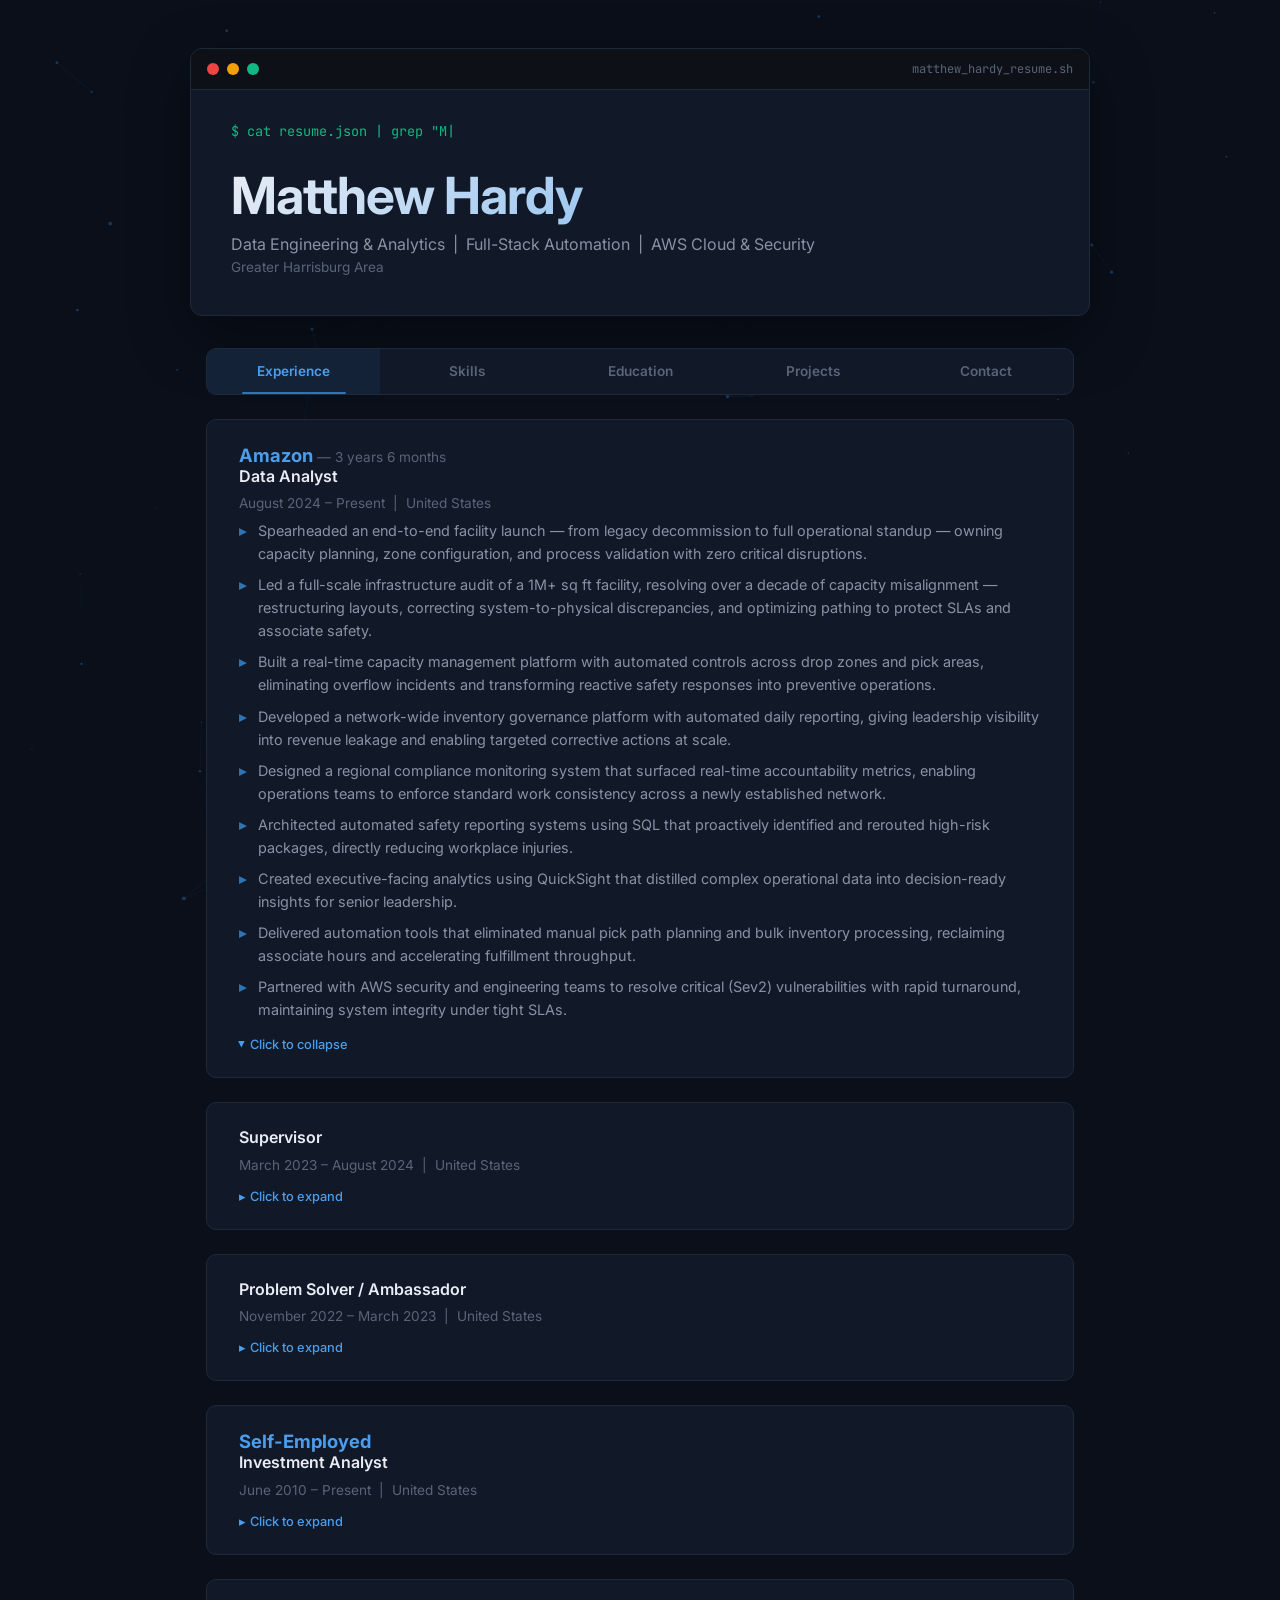
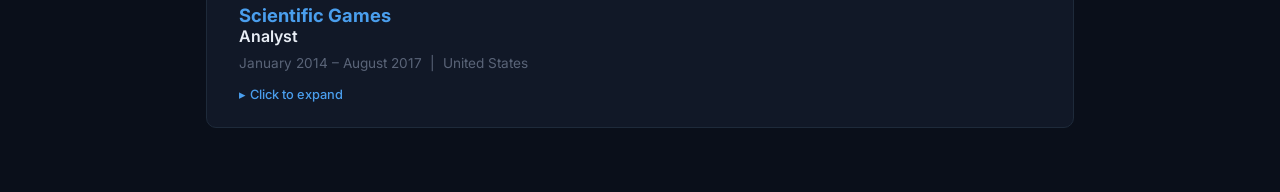
<file: interactive/interactive_resume.html>
<!DOCTYPE html>
<html lang="en">
<head>
    <meta charset="UTF-8">
    <meta name="viewport" content="width=device-width, initial-scale=1.0">
    <title>Matthew Hardy | Interactive Resume</title>
    <link href="https://fonts.googleapis.com/css2?family=Inter:wght@300;400;500;600;700&family=JetBrains+Mono:wght@400;500&display=swap" rel="stylesheet">
    <style>
        :root {
            --bg: #0a0f1a;
            --card: #111827;
            --border: #1e2a3a;
            --accent: #2e75b6;
            --accent-light: #4a9eed;
            --glow: rgba(46,117,182,0.15);
            --text: #e8edf5;
            --text2: #8892a4;
            --text3: #5a6478;
            --green: #10b981;
            --yellow: #f59e0b;
            --red: #ef4444;
        }
        *, *::before, *::after { margin:0; padding:0; box-sizing:border-box; }
        body { font-family:'Inter',sans-serif; background:var(--bg); color:var(--text); overflow-x:hidden; }

        /* ---- PARTICLE CANVAS ---- */
        #particles { position:fixed; inset:0; z-index:0; pointer-events:none; }

        /* ---- TERMINAL HEADER ---- */
        .terminal {
            position:relative; z-index:1;
            max-width:900px; margin:3rem auto 0; padding:0;
            background:var(--card); border:1px solid var(--border); border-radius:12px;
            overflow:hidden; box-shadow:0 20px 60px rgba(0,0,0,0.4);
        }
        .terminal-bar {
            display:flex; align-items:center; gap:8px;
            padding:12px 16px; background:#0d1117; border-bottom:1px solid var(--border);
        }
        .terminal-dot { width:12px; height:12px; border-radius:50%; }
        .terminal-dot.r { background:var(--red); }
        .terminal-dot.y { background:var(--yellow); }
        .terminal-dot.g { background:var(--green); }
        .terminal-title { margin-left:auto; font-size:0.75rem; color:var(--text3); font-family:'JetBrains Mono',monospace; }
        .terminal-body { padding:2rem 2.5rem 2.5rem; }

        .typing-line {
            font-family:'JetBrains Mono',monospace; font-size:0.85rem; color:var(--green);
            margin-bottom:1.5rem; min-height:1.3em;
        }
        .typing-line .cursor { animation:blink 1s step-end infinite; }
        @keyframes blink { 50% { opacity:0; } }

        .hero-name {
            font-size:clamp(2rem,5vw,3.2rem); font-weight:700; letter-spacing:-1px;
            background:linear-gradient(135deg,var(--text),var(--accent-light));
            -webkit-background-clip:text; -webkit-text-fill-color:transparent; background-clip:text;
        }
        .hero-tagline { color:var(--text2); font-size:1rem; margin:0.5rem 0 0.3rem; }
        .hero-location { color:var(--text3); font-size:0.85rem; }

        /* ---- MAIN CONTENT ---- */
        .content { position:relative; z-index:1; max-width:900px; margin:0 auto; padding:0 1rem 4rem; }

        /* ---- SECTION TABS ---- */
        .tab-bar {
            display:flex; gap:0; margin:2rem 0 0;
            background:var(--card); border:1px solid var(--border); border-radius:10px;
            overflow:hidden; position:sticky; top:0; z-index:10;
        }
        .tab-btn {
            flex:1; padding:0.9rem; text-align:center;
            background:transparent; border:none; color:var(--text3);
            font-family:'Inter',sans-serif; font-size:0.85rem; font-weight:600;
            cursor:pointer; transition:all 0.25s; position:relative;
        }
        .tab-btn:hover { color:var(--text2); background:rgba(46,117,182,0.05); }
        .tab-btn.active { color:var(--accent-light); background:rgba(46,117,182,0.1); }
        .tab-btn.active::after {
            content:''; position:absolute; bottom:0; left:20%; right:20%;
            height:2px; background:var(--accent); border-radius:2px;
        }

        .tab-panel { display:none; animation:fadeUp 0.4s ease; }
        .tab-panel.active { display:block; }
        @keyframes fadeUp { from { opacity:0; transform:translateY(15px); } to { opacity:1; transform:translateY(0); } }

        /* ---- EXPERIENCE CARDS ---- */
        .exp-card {
            background:var(--card); border:1px solid var(--border); border-radius:10px;
            padding:1.5rem 2rem; margin-top:1.5rem; transition:all 0.3s;
            cursor:pointer; position:relative; overflow:hidden;
        }
        .exp-card::before {
            content:''; position:absolute; left:0; top:0; bottom:0; width:3px;
            background:var(--accent); border-radius:0 2px 2px 0; opacity:0; transition:opacity 0.3s;
        }
        .exp-card:hover { border-color:var(--accent); box-shadow:0 4px 20px var(--glow); }
        .exp-card:hover::before { opacity:1; }
        .exp-company { font-size:1.15rem; font-weight:700; color:var(--accent-light); }
        .exp-meta { font-size:0.85rem; color:var(--text3); margin:0.2rem 0 0.5rem; }
        .exp-role { font-weight:600; font-size:1rem; margin-bottom:0.6rem; }
        .exp-bullets { list-style:none; padding:0; max-height:0; overflow:hidden; transition:max-height 0.5s ease; }
        .exp-card.open .exp-bullets { max-height:2000px; }
        .exp-bullets li {
            position:relative; padding-left:1.2rem; margin-bottom:0.5rem;
            color:var(--text2); font-size:0.9rem; line-height:1.6;
        }
        .exp-bullets li::before { content:'▸'; position:absolute; left:0; color:var(--accent); font-weight:700; }
        .exp-toggle {
            font-size:0.8rem; color:var(--accent-light); display:inline-flex; align-items:center; gap:4px;
            margin-top:0.5rem; font-weight:500;
        }
        .exp-toggle .arrow { transition:transform 0.3s; display:inline-block; }
        .exp-card.open .exp-toggle .arrow { transform:rotate(90deg); }

        /* ---- SKILLS ---- */
        .skill-group { margin-top:1.5rem; }
        .skill-group-title { font-size:0.8rem; color:var(--accent-light); text-transform:uppercase; letter-spacing:1.5px; font-weight:600; margin-bottom:0.8rem; }
        .skill-bars { display:flex; flex-direction:column; gap:0.7rem; }
        .skill-row { display:flex; align-items:center; gap:1rem; }
        .skill-name { width:120px; font-size:0.88rem; color:var(--text2); text-align:right; }
        .skill-bar-bg { flex:1; height:8px; background:var(--border); border-radius:4px; overflow:hidden; }
        .skill-bar-fill { height:100%; border-radius:4px; width:0; transition:width 1.2s cubic-bezier(0.4,0,0.2,1); }
        .skill-bar-fill.blue { background:linear-gradient(90deg,var(--accent),var(--accent-light)); }
        .skill-bar-fill.green { background:linear-gradient(90deg,#059669,var(--green)); }
        .skill-bar-fill.yellow { background:linear-gradient(90deg,#d97706,var(--yellow)); }
        .skill-pct { width:40px; font-size:0.8rem; color:var(--text3); font-family:'JetBrains Mono',monospace; }

        /* ---- EDUCATION ---- */
        .edu-item {
            display:flex; gap:1.5rem; align-items:flex-start;
            background:var(--card); border:1px solid var(--border); border-radius:10px;
            padding:1.3rem 1.8rem; margin-top:1rem; transition:all 0.3s;
        }
        .edu-item:hover { border-color:var(--accent); box-shadow:0 4px 20px var(--glow); }
        .edu-year { font-size:0.8rem; color:var(--accent-light); font-weight:600; white-space:nowrap; min-width:90px; padding-top:2px; }
        .edu-info h3 { font-size:0.95rem; font-weight:600; }
        .edu-info p { font-size:0.85rem; color:var(--text3); }

        /* ---- PROJECTS ---- */
        .proj-card {
            background:var(--card); border:1px solid var(--border); border-radius:10px;
            padding:1.5rem 2rem; margin-top:1.5rem; transition:all 0.3s;
            display:flex; gap:1.2rem; align-items:flex-start;
        }
        .proj-card:hover { border-color:var(--accent); box-shadow:0 4px 20px var(--glow); transform:translateY(-2px); }
        .proj-icon { font-size:2rem; flex-shrink:0; padding-top:0.2rem; }
        .proj-body h3 { font-size:1.05rem; font-weight:700; color:var(--accent-light); margin-bottom:0.2rem; }
        .proj-sub { font-size:0.75rem; color:var(--text3); text-transform:uppercase; letter-spacing:1px; margin-bottom:0.8rem; }
        .proj-body p { color:var(--text2); font-size:0.88rem; line-height:1.6; margin-bottom:0.8rem; }
        .proj-tags { display:flex; flex-wrap:wrap; gap:0.4rem; }
        .proj-tags span {
            padding:0.2rem 0.6rem; background:rgba(46,117,182,0.1); border:1px solid rgba(46,117,182,0.2);
            border-radius:15px; font-size:0.72rem; color:var(--text2);
        }
        .proj-card.featured { border-color:rgba(46,117,182,0.3); }
        .proj-card.featured .proj-icon { font-size:2.5rem; }

        /* ---- CONTACT ---- */
        .contact-grid { display:grid; grid-template-columns:repeat(3,1fr); gap:1rem; margin-top:1.5rem; }
        .contact-item {
            background:var(--card); border:1px solid var(--border); border-radius:10px;
            padding:1.5rem; text-align:center; text-decoration:none; color:inherit; transition:all 0.3s;
        }
        .contact-item:hover { border-color:var(--accent); box-shadow:0 4px 20px var(--glow); transform:translateY(-3px); }
        .contact-icon { font-size:1.5rem; margin-bottom:0.5rem; color:var(--accent-light); font-weight:700; }
        .contact-label { font-size:0.75rem; color:var(--text3); text-transform:uppercase; letter-spacing:1px; }
        .contact-val { font-size:0.82rem; color:var(--text2); margin-top:0.3rem; word-break:break-all; }

        /* ---- RESPONSIVE ---- */
        @media(max-width:600px) {
            .terminal { margin:1rem 0.5rem 0; }
            .terminal-body { padding:1.5rem; }
            .tab-btn { font-size:0.75rem; padding:0.7rem 0.3rem; }
            .contact-grid { grid-template-columns:1fr; }
            .skill-name { width:80px; font-size:0.8rem; }
            .edu-item { flex-direction:column; gap:0.5rem; }
        }
    </style>
</head>
<body>

<canvas id="particles"></canvas>

<!-- Terminal Hero -->
<div class="terminal">
    <div class="terminal-bar">
        <div class="terminal-dot r"></div>
        <div class="terminal-dot y"></div>
        <div class="terminal-dot g"></div>
        <span class="terminal-title">matthew_hardy_resume.sh</span>
    </div>
    <div class="terminal-body">
        <div class="typing-line" id="typingLine"></div>
        <h1 class="hero-name">Matthew Hardy</h1>
        <p class="hero-tagline">Data Engineering & Analytics &nbsp;|&nbsp; Full-Stack Automation &nbsp;|&nbsp; AWS Cloud & Security</p>
        <p class="hero-location">Greater Harrisburg Area</p>
    </div>
</div>

<!-- Content -->
<div class="content">

    <!-- Tabs -->
    <div class="tab-bar">
        <button class="tab-btn active" data-tab="experience">Experience</button>
        <button class="tab-btn" data-tab="skills">Skills</button>
        <button class="tab-btn" data-tab="education">Education</button>
        <button class="tab-btn" data-tab="projects">Projects</button>
        <button class="tab-btn" data-tab="contact">Contact</button>
    </div>

    <!-- Experience -->
    <div class="tab-panel active" id="experience">

        <div class="exp-card open">
            <div class="exp-company">Amazon <span style="font-weight:400;font-size:0.85rem;color:var(--text3);">&mdash; 3 years 6 months</span></div>
            <div class="exp-role">Data Analyst</div>
            <div class="exp-meta">August 2024 &ndash; Present &nbsp;|&nbsp; United States</div>
            <ul class="exp-bullets">
                <li>Spearheaded an end-to-end facility launch &mdash; from legacy decommission to full operational standup &mdash; owning capacity planning, zone configuration, and process validation with zero critical disruptions.</li>
                <li>Led a full-scale infrastructure audit of a 1M+ sq ft facility, resolving over a decade of capacity misalignment &mdash; restructuring layouts, correcting system-to-physical discrepancies, and optimizing pathing to protect SLAs and associate safety.</li>
                <li>Built a real-time capacity management platform with automated controls across drop zones and pick areas, eliminating overflow incidents and transforming reactive safety responses into preventive operations.</li>
                <li>Developed a network-wide inventory governance platform with automated daily reporting, giving leadership visibility into revenue leakage and enabling targeted corrective actions at scale.</li>
                <li>Designed a regional compliance monitoring system that surfaced real-time accountability metrics, enabling operations teams to enforce standard work consistency across a newly established network.</li>
                <li>Architected automated safety reporting systems using SQL that proactively identified and rerouted high-risk packages, directly reducing workplace injuries.</li>
                <li>Created executive-facing analytics using QuickSight that distilled complex operational data into decision-ready insights for senior leadership.</li>
                <li>Delivered automation tools that eliminated manual pick path planning and bulk inventory processing, reclaiming associate hours and accelerating fulfillment throughput.</li>
                <li>Partnered with AWS security and engineering teams to resolve critical (Sev2) vulnerabilities with rapid turnaround, maintaining system integrity under tight SLAs.</li>
            </ul>
            <div class="exp-toggle"><span class="arrow">▸</span> Click to collapse</div>
        </div>

        <div class="exp-card">
            <div class="exp-role">Supervisor</div>
            <div class="exp-meta">March 2023 &ndash; August 2024 &nbsp;|&nbsp; United States</div>
            <ul class="exp-bullets">
                <li>Developed automation macros that reduced a 1-hour manual process to 10 minutes &mdash; an 83% efficiency gain adopted across team workflows.</li>
                <li>Independently identified and built automation solutions that reclaimed significant operational hours for strategic initiatives.</li>
            </ul>
            <div class="exp-toggle"><span class="arrow">▸</span> Click to expand</div>
        </div>

        <div class="exp-card">
            <div class="exp-role">Problem Solver / Ambassador</div>
            <div class="exp-meta">November 2022 &ndash; March 2023 &nbsp;|&nbsp; United States</div>
            <ul class="exp-bullets">
                <li>Served as Subject Matter Expert conducting audits and managing AWS programs (FC Research, GraVis, Eagle Eye) to support operational excellence.</li>
                <li>Directed and coached associates, delivered training, and authored standard work procedures to improve team performance and workflow accuracy.</li>
            </ul>
            <div class="exp-toggle"><span class="arrow">▸</span> Click to expand</div>
        </div>

        <div class="exp-card">
            <div class="exp-company">Self-Employed</div>
            <div class="exp-role">Investment Analyst</div>
            <div class="exp-meta">June 2010 &ndash; Present &nbsp;|&nbsp; United States</div>
            <ul class="exp-bullets">
                <li>Built proprietary financial analysis tools using thinkScript for rapid interpretation of chart patterns across day and swing trading strategies.</li>
                <li>Automated real-time news collection via APIs for 50+ companies, augmenting fundamental analysis with comprehensive market event coverage.</li>
                <li>Applied advanced technical analysis (Regression, Wyckoff Accumulation/Distribution) to enhance predictive modeling informed by macroeconomic indicators.</li>
            </ul>
            <div class="exp-toggle"><span class="arrow">▸</span> Click to expand</div>
        </div>

        <div class="exp-card">
            <div class="exp-company">Scientific Games</div>
            <div class="exp-role">Analyst</div>
            <div class="exp-meta">January 2014 &ndash; August 2017 &nbsp;|&nbsp; United States</div>
            <ul class="exp-bullets">
                <li>Enhanced lottery machine monitoring using expertise in Random Number Generators and security features, improving anomaly detection by 15%.</li>
                <li>Streamlined automated machine update cycles, reducing technology deployment times by 20%.</li>
                <li>Maintained stringent security clearance and protocols for systems critical to lottery integrity.</li>
            </ul>
            <div class="exp-toggle"><span class="arrow">▸</span> Click to expand</div>
        </div>

    </div>

    <!-- Skills -->
    <div class="tab-panel" id="skills">
        <div class="skill-group">
            <div class="skill-group-title">Languages</div>
            <div class="skill-bars">
                <div class="skill-row"><span class="skill-name">Python</span><div class="skill-bar-bg"><div class="skill-bar-fill blue" data-width="92"></div></div><span class="skill-pct">92%</span></div>
                <div class="skill-row"><span class="skill-name">SQL</span><div class="skill-bar-bg"><div class="skill-bar-fill blue" data-width="95"></div></div><span class="skill-pct">95%</span></div>
                <div class="skill-row"><span class="skill-name">VBA</span><div class="skill-bar-bg"><div class="skill-bar-fill blue" data-width="88"></div></div><span class="skill-pct">88%</span></div>
                <div class="skill-row"><span class="skill-name">JavaScript</span><div class="skill-bar-bg"><div class="skill-bar-fill blue" data-width="82"></div></div><span class="skill-pct">82%</span></div>
                <div class="skill-row"><span class="skill-name">HTML / CSS</span><div class="skill-bar-bg"><div class="skill-bar-fill blue" data-width="85"></div></div><span class="skill-pct">85%</span></div>
            </div>
        </div>
        <div class="skill-group">
            <div class="skill-group-title">Analytics & Visualization</div>
            <div class="skill-bars">
                <div class="skill-row"><span class="skill-name">QuickSight</span><div class="skill-bar-bg"><div class="skill-bar-fill green" data-width="90"></div></div><span class="skill-pct">90%</span></div>
                <div class="skill-row"><span class="skill-name">Tableau</span><div class="skill-bar-bg"><div class="skill-bar-fill green" data-width="78"></div></div><span class="skill-pct">78%</span></div>
                <div class="skill-row"><span class="skill-name">Power BI</span><div class="skill-bar-bg"><div class="skill-bar-fill green" data-width="75"></div></div><span class="skill-pct">75%</span></div>
                <div class="skill-row"><span class="skill-name">MS Excel</span><div class="skill-bar-bg"><div class="skill-bar-fill green" data-width="96"></div></div><span class="skill-pct">96%</span></div>
            </div>
        </div>
        <div class="skill-group">
            <div class="skill-group-title">Cloud & Security</div>
            <div class="skill-bars">
                <div class="skill-row"><span class="skill-name">AWS</span><div class="skill-bar-bg"><div class="skill-bar-fill yellow" data-width="85"></div></div><span class="skill-pct">85%</span></div>
                <div class="skill-row"><span class="skill-name">Selenium</span><div class="skill-bar-bg"><div class="skill-bar-fill yellow" data-width="80"></div></div><span class="skill-pct">80%</span></div>
                <div class="skill-row"><span class="skill-name">Cybersecurity</span><div class="skill-bar-bg"><div class="skill-bar-fill yellow" data-width="78"></div></div><span class="skill-pct">78%</span></div>
            </div>
        </div>
    </div>

    <!-- Education -->
    <div class="tab-panel" id="education">
        <div class="edu-item">
            <div class="edu-year">2025 – 2027</div>
            <div class="edu-info">
                <h3>Bachelor of Science, Computer Science</h3>
                <p>Western Governors University</p>
            </div>
        </div>
        <div class="edu-item">
            <div class="edu-year">2024</div>
            <div class="edu-info">
                <h3>Certification, Cybersecurity</h3>
                <p>Correlation One</p>
            </div>
        </div>
        <div class="edu-item">
            <div class="edu-year">2023</div>
            <div class="edu-info">
                <h3>Honors Certification, Software Development</h3>
                <p>Correlation One</p>
            </div>
        </div>
        <div class="edu-item">
            <div class="edu-year">2023</div>
            <div class="edu-info">
                <h3>Certification, Cloud Engineering</h3>
                <p>AWS Cloud Institute / Skillbuilder</p>
            </div>
        </div>
    </div>

    <!-- Projects -->
    <div class="tab-panel" id="projects">
        <div class="proj-card featured">
            <div class="proj-icon">🔥</div>
            <div class="proj-body">
                <h3>Goldilocks — Capacity Management Platform</h3>
                <div class="proj-sub">Real-Time Monitoring • Automated Controls</div>
                <p>Full-stack desktop app monitoring bin, bay, and aisle utilization across drop zones and pick areas. Color-coded heatmap view, automated lock/unlock via BinConf API, 15-min auto-refresh. Captures API params on first run then switches to direct HTTP calls — 13x faster than Selenium scraping.</p>
                <div class="proj-tags"><span>Python</span><span>Tkinter</span><span>Selenium</span><span>REST APIs</span><span>OpenPyXL</span><span>Threading</span></div>
            </div>
        </div>
        <div class="proj-card">
            <div class="proj-icon">🚨</div>
            <div class="proj-body">
                <h3>Andon Monitor</h3>
                <div class="proj-sub">Alert Tracking • Analytics Dashboard</div>
                <p>Real-time andon monitoring with dwell time analysis (0-12h, 12-24h, 24-48h, 48h+), weekly top puller rankings, Lighthouse cycle count integration, and automated CSV exports with pivot table generation. Hidden browser operation via Win32 API.</p>
                <div class="proj-tags"><span>Python</span><span>Tkinter</span><span>Selenium</span><span>Win32 API</span><span>Excel COM</span></div>
            </div>
        </div>
        <div class="proj-card">
            <div class="proj-icon">🗺</div>
            <div class="proj-body">
                <h3>Pick Path Generator</h3>
                <div class="proj-sub">Aisle Sorting • Path Optimization</div>
                <p>Automated pick path tool sorting bins by aisle, shelf, and slot with configurable snake or zig-zag patterns. Supports even/odd slot filtering, dual-aisle interleaving, 6 shelf sort modes, and 200-row configuration for full facility planning.</p>
                <div class="proj-tags"><span>Python</span><span>Pandas</span><span>Tkinter</span><span>OpenPyXL</span><span>CSV</span></div>
            </div>
        </div>
        <div class="proj-card">
            <div class="proj-icon">🗑</div>
            <div class="proj-body">
                <h3>Bulk Delete & Sideline Tool</h3>
                <div class="proj-sub">Inventory Management • Browser Automation</div>
                <p>Dual-tab automation for mass item deletion (AFT) and sidelining (Poirot). Full workflow: scan, select, confirm, log. Supports CSV bulk uploads, session reuse across runs, and structured Excel log exports with container, ASIN, and cost data.</p>
                <div class="proj-tags"><span>Python</span><span>Selenium</span><span>Tkinter</span><span>OpenPyXL</span><span>CSV</span></div>
            </div>
        </div>
        <div class="proj-card">
            <div class="proj-icon">🚚</div>
            <div class="proj-body">
                <h3>Inbound Flow Monitor</h3>
                <div class="proj-sub">Real-Time Tracking • Web Dashboard</div>
                <p>Web-based inbound monitoring integrated with FMC. Tracks VRIDs, pallets, units, and door assignments in real time with auto-refresh, multi-page dashboard, analytics, and multi-user credential support.</p>
                <div class="proj-tags"><span>Python</span><span>Flask</span><span>HTML/CSS/JS</span><span>Selenium</span><span>FMC API</span></div>
            </div>
        </div>
        <div class="proj-card">
            <div class="proj-icon">📈</div>
            <div class="proj-body">
                <h3>WAVE DPT — Damaged Inventory Tracker</h3>
                <div class="proj-sub">Quality Monitoring • Automated Reporting</div>
                <p>Automated scraper for FC Quality damaged inventory data. Pulls defect data via Selenium, processes through Excel macros, and generates actionable reports for inventory governance and deletion cost tracking.</p>
                <div class="proj-tags"><span>Python</span><span>Selenium</span><span>Excel/VBA</span><span>JSON Config</span></div>
            </div>
        </div>
        <div class="proj-card" style="margin-top:2.5rem;border-color:rgba(46,117,182,0.3);">
            <div class="proj-icon" style="font-size:2.2rem;">&#128450;</div>
            <div class="proj-body">
                <h3 style="font-size:1.15rem;">SQL Analytics</h3>
                <div class="proj-sub">Production queries powering dashboards and safety reporting across the network</div>
            </div>
        </div>
        <div class="proj-card">
            <div class="proj-icon">&#128337;</div>
            <div class="proj-body">
                <h3>Inventory Dwell Time Analysis</h3>
                <div class="proj-sub">Facility Audit &bull; Inventory Intelligence</div>
                <p>Multi-join query calculating container dwell times across an entire FC. Correlates physical positions with stow/pick activity, bin items, ASIN attributes, shelf life, and pricing. Parses bin IDs into mod/aisle/level/slot. 12+ table joins, window functions, temp tables, and pallet-nested item resolution.</p>
                <div class="proj-tags"><span>SQL</span><span>Redshift</span><span>Window Functions</span><span>CTEs</span><span>Temp Tables</span></div>
            </div>
        </div>
        <div class="proj-card">
            <div class="proj-icon">&#9888;</div>
            <div class="proj-body">
                <h3>Overweight Package Safety Report</h3>
                <div class="proj-sub">Safety &bull; Automated Alerting</div>
                <p>CTE pipeline identifying packages exceeding 50 lbs by joining containers with FCSKU &rarr; FNSKU &rarr; ASIN resolution and physical weight attributes. Feeds automated daily email alerts to safety teams, directly reducing workplace injuries through proactive rerouting.</p>
                <div class="proj-tags"><span>SQL</span><span>Redshift</span><span>CTEs</span><span>Multi-Table Joins</span><span>Automated Alerting</span></div>
            </div>
        </div>
        <div class="proj-card">
            <div class="proj-icon">&#128203;</div>
            <div class="proj-body">
                <h3>Standard Work Compliance Monitor</h3>
                <div class="proj-sub">Regional Monitoring &bull; Accountability</div>
                <p>Tracks dirty cage container movements across the network with dwell times in days/hours, associate-level accountability, and pattern-matched filtering. Distributed via automated daily email to regional leadership for standard work compliance visibility.</p>
                <div class="proj-tags"><span>SQL</span><span>Redshift</span><span>DATEDIFF</span><span>Pattern Matching</span><span>Automated Distribution</span></div>
            </div>
        </div>
    </div>

    <!-- Contact -->
    <div class="tab-panel" id="contact">
        <div class="contact-grid">
            <a href="mailto:matthewhardy.dev@gmail.com" class="contact-item">
                <div class="contact-icon">✉</div>
                <div class="contact-label">Email</div>
                <div class="contact-val">matthewhardy.dev@gmail.com</div>
            </a>
            <a href="https://www.linkedin.com/in/matthewhardy-dev" target="_blank" class="contact-item">
                <div class="contact-icon">in</div>
                <div class="contact-label">LinkedIn</div>
                <div class="contact-val">linkedin.com/in/matthewhardy-dev</div>
            </a>
            <a href="https://github.com/matthewhardy-dev" target="_blank" class="contact-item">
                <div class="contact-icon">💻</div>
                <div class="contact-label">GitHub</div>
                <div class="contact-val">github.com/matthewhardy-dev</div>
            </a>
        </div>
    </div>

</div>

<script>
// ---- PARTICLE BACKGROUND ----
const canvas = document.getElementById('particles');
const ctx = canvas.getContext('2d');
let particles = [];

function resize() { canvas.width = window.innerWidth; canvas.height = window.innerHeight; }
window.addEventListener('resize', resize);
resize();

for (let i = 0; i < 60; i++) {
    particles.push({
        x: Math.random() * canvas.width,
        y: Math.random() * canvas.height,
        vx: (Math.random() - 0.5) * 0.3,
        vy: (Math.random() - 0.5) * 0.3,
        r: Math.random() * 1.5 + 0.5
    });
}

function drawParticles() {
    ctx.clearRect(0, 0, canvas.width, canvas.height);
    particles.forEach((p, i) => {
        p.x += p.vx; p.y += p.vy;
        if (p.x < 0 || p.x > canvas.width) p.vx *= -1;
        if (p.y < 0 || p.y > canvas.height) p.vy *= -1;

        ctx.beginPath();
        ctx.arc(p.x, p.y, p.r, 0, Math.PI * 2);
        ctx.fillStyle = 'rgba(46,117,182,0.4)';
        ctx.fill();

        for (let j = i + 1; j < particles.length; j++) {
            const dx = p.x - particles[j].x, dy = p.y - particles[j].y;
            const dist = Math.sqrt(dx * dx + dy * dy);
            if (dist < 120) {
                ctx.beginPath();
                ctx.moveTo(p.x, p.y);
                ctx.lineTo(particles[j].x, particles[j].y);
                ctx.strokeStyle = `rgba(46,117,182,${0.15 * (1 - dist / 120)})`;
                ctx.stroke();
            }
        }
    });
    requestAnimationFrame(drawParticles);
}
drawParticles();

// ---- TYPING ANIMATION ----
const line = document.getElementById('typingLine');
const text = '$ cat resume.json | grep "Matthew Hardy" --highlights';
let idx = 0;
function type() {
    if (idx <= text.length) {
        line.innerHTML = text.slice(0, idx) + '<span class="cursor">|</span>';
        idx++;
        setTimeout(type, 35 + Math.random() * 30);
    } else {
        line.innerHTML = text + '<span class="cursor">|</span>';
    }
}
type();

// ---- TABS ----
document.querySelectorAll('.tab-btn').forEach(btn => {
    btn.addEventListener('click', () => {
        document.querySelectorAll('.tab-btn').forEach(b => b.classList.remove('active'));
        document.querySelectorAll('.tab-panel').forEach(p => p.classList.remove('active'));
        btn.classList.add('active');
        document.getElementById(btn.dataset.tab).classList.add('active');

        // Animate skill bars when skills tab opens
        if (btn.dataset.tab === 'skills') {
            setTimeout(() => {
                document.querySelectorAll('.skill-bar-fill').forEach(bar => {
                    bar.style.width = bar.dataset.width + '%';
                });
            }, 100);
        }
    });
});

// ---- EXPANDABLE CARDS ----
document.querySelectorAll('.exp-card').forEach(card => {
    card.addEventListener('click', () => {
        card.classList.toggle('open');
        const toggle = card.querySelector('.exp-toggle');
        if (toggle) toggle.lastChild.textContent = card.classList.contains('open') ? ' Click to collapse' : ' Click to expand';
    });
});
</script>
</body>
</html>
</file>
<file: github-portfolio/style.css>
/* ============================================
   VARIABLES & RESET
   ============================================ */
:root {
    --bg-primary: #0a0f1a;
    --bg-secondary: #111827;
    --bg-card: #1a2332;
    --accent: #6d28d9;
    --accent-light: #7c3aed;
    --accent-glow: rgba(109, 40, 217, 0.15);
    --text-primary: #e8edf5;
    --text-secondary: #8892a4;
    --text-muted: #5a6478;
    --border: #1e2a3a;
    --gradient-start: #7c3aed;
    --gradient-end: #4c1d95;
}

*, *::before, *::after { margin: 0; padding: 0; box-sizing: border-box; }

html { scroll-behavior: smooth; scroll-padding-top: 70px; }

body {
    font-family: 'Inter', -apple-system, sans-serif;
    background: var(--bg-primary);
    color: var(--text-primary);
    line-height: 1.6;
    overflow-x: hidden;
}

#particles { position: fixed; inset: 0; z-index: 0; pointer-events: none; background: var(--bg-primary); }

#navbar, #hero, section, footer { position: relative; z-index: 1; }

/* ============================================
   NAVIGATION
   ============================================ */
#navbar {
    position: fixed;
    top: 0;
    width: 100%;
    z-index: 1000;
    background: rgba(10, 15, 26, 0.85);
    backdrop-filter: blur(20px);
    border-bottom: 1px solid transparent;
    transition: all 0.3s ease;
}

#navbar.scrolled { border-bottom-color: var(--border); }

.nav-container {
    max-width: 1200px;
    margin: 0 auto;
    padding: 0 2rem;
    display: flex;
    align-items: center;
    justify-content: space-between;
    height: 65px;
    position: relative;
}

.nav-logo {
    font-family: 'Mr Dafoe', cursive;
    font-size: 1.6rem;
    font-weight: 700;
    color: var(--accent-light);
    text-decoration: none;
    letter-spacing: 0.5px;
}

.nav-links { display: flex; gap: 2rem; margin: 0 auto; }

.nav-links a {
    color: var(--text-secondary);
    text-decoration: none;
    font-size: 0.9rem;
    font-weight: 500;
    transition: color 0.2s;
    position: relative;
}

.nav-links a:hover { color: var(--text-primary); }

.nav-links a::after {
    content: '';
    position: absolute;
    bottom: -4px;
    left: 0;
    width: 0;
    height: 2px;
    background: var(--accent);
    transition: width 0.3s;
}

.nav-links a:hover::after { width: 100%; }

.nav-cta {
    padding: 0.5rem 1.2rem;
    background: var(--accent);
    color: #fff;
    text-decoration: none;
    border-radius: 6px;
    font-size: 0.85rem;
    font-weight: 600;
    transition: all 0.2s;
}

.nav-cta:hover { background: var(--accent-light); transform: translateY(-1px); }

.nav-toggle { display: none; background: none; border: none; cursor: pointer; padding: 4px; }
.nav-toggle span { display: block; width: 22px; height: 2px; background: var(--text-secondary); margin: 5px 0; transition: 0.3s; }

/* ============================================
   HERO
   ============================================ */
#hero {
    min-height: 100vh;
    display: flex;
    align-items: center;
    justify-content: center;
    position: relative;
    text-align: center;
    padding: 2rem;
}

.hero-bg {
    position: absolute;
    inset: 0;
    background:
        radial-gradient(ellipse at 20% 50%, rgba(124, 58, 237, 0.08) 0%, transparent 60%),
        radial-gradient(ellipse at 80% 20%, rgba(167, 139, 250, 0.05) 0%, transparent 50%);
}

.hero-content { position: relative; z-index: 1; }

.hero-greeting {
    font-size: 1rem;
    color: var(--accent-light);
    font-weight: 500;
    letter-spacing: 2px;
    text-transform: uppercase;
    margin-bottom: 0.8rem;
    opacity: 0;
    animation: fadeUp 0.6s ease forwards 0.2s;
}

.hero-name {
    font-size: clamp(2.5rem, 6vw, 4.5rem);
    font-weight: 700;
    letter-spacing: -1.5px;
    margin-bottom: 1rem;
    background: linear-gradient(90deg, #a78bfa 0%, #4c1d95 100%);
    -webkit-background-clip: text;
    -webkit-text-fill-color: transparent;
    background-clip: text;
    opacity: 0;
    animation: fadeUp 0.6s ease forwards 0.4s;
}

.hero-tagline {
    display: flex;
    align-items: center;
    justify-content: center;
    gap: 0.8rem;
    flex-wrap: wrap;
    margin-bottom: 0.8rem;
    opacity: 0;
    animation: fadeUp 0.6s ease forwards 0.6s;
}

.tagline-item { font-size: 1.05rem; color: var(--text-secondary); font-weight: 400; }
.tagline-divider { color: var(--accent); font-weight: 300; }

.hero-location {
    color: var(--text-muted);
    font-size: 0.9rem;
    margin-bottom: 2rem;
    opacity: 0;
    animation: fadeUp 0.6s ease forwards 0.8s;
}

.hero-actions {
    display: flex;
    gap: 1rem;
    justify-content: center;
    opacity: 0;
    animation: fadeUp 0.6s ease forwards 1s;
}

.btn {
    padding: 0.75rem 1.8rem;
    border-radius: 8px;
    font-size: 0.95rem;
    font-weight: 600;
    text-decoration: none;
    transition: all 0.25s;
    cursor: pointer;
}

.btn-primary { background: var(--accent); color: #fff; }
.btn-primary:hover { background: var(--accent-light); transform: translateY(-2px); box-shadow: 0 8px 25px rgba(124, 58, 237, 0.3); }

.btn-outline { border: 1.5px solid var(--border); color: var(--text-primary); background: transparent; }
.btn-outline:hover { border-color: var(--accent); color: var(--accent-light); }

.scroll-indicator {
    position: absolute;
    bottom: 2rem;
    left: 50%;
    transform: translateX(-50%);
    opacity: 0;
    animation: fadeIn 0.6s ease forwards 1.4s;
}

.scroll-arrow {
    width: 24px;
    height: 24px;
    border-right: 2px solid var(--text-muted);
    border-bottom: 2px solid var(--text-muted);
    transform: rotate(45deg);
    animation: bounce 2s infinite;
}

/* ============================================
   SECTIONS
   ============================================ */
section { padding: 5rem 0; background: transparent; }

.container { max-width: 1100px; margin: 0 auto; padding: 0 2rem; }

.section-title {
    font-size: 2rem;
    font-weight: 700;
    margin-bottom: 3rem;
    position: relative;
    display: inline-block;
}

.section-title::after {
    content: '';
    position: absolute;
    bottom: -8px;
    left: 0;
    width: 50px;
    height: 3px;
    background: var(--accent);
    border-radius: 2px;
}

/* ============================================
   ABOUT
   ============================================ */
#about { background: rgba(17, 24, 39, 0.85); }

.about-grid { display: grid; grid-template-columns: 1.5fr 1fr; gap: 3rem; align-items: start; }

.about-text p { color: var(--text-secondary); margin-bottom: 1rem; font-size: 1.02rem; }
.about-text strong { color: var(--accent-light); font-weight: 600; }

.about-stats { display: flex; flex-direction: column; gap: 1rem; }

.stat-card {
    background: var(--bg-card);
    border: 1px solid var(--border);
    border-radius: 10px;
    padding: 1.2rem 1.5rem;
    text-align: center;
    transition: all 0.3s;
}

.stat-card:hover { border-color: var(--accent); box-shadow: 0 4px 20px var(--accent-glow); transform: translateY(-2px); }

.stat-number { font-size: 2rem; font-weight: 700; color: var(--accent-light); }
.stat-suffix { font-size: 1.2rem; font-weight: 600; color: var(--accent-light); }
.stat-label { display: block; font-size: 0.8rem; color: var(--text-muted); margin-top: 0.3rem; text-transform: uppercase; letter-spacing: 1px; }

/* ============================================
   TIMELINE / EXPERIENCE
   ============================================ */
.timeline { position: relative; padding-left: 2rem; }

.timeline::before {
    content: '';
    position: absolute;
    left: 0;
    top: 0;
    bottom: 0;
    width: 2px;
    background: linear-gradient(to bottom, var(--accent), var(--border));
}

.timeline-item { position: relative; margin-bottom: 2.5rem; }

.timeline-marker {
    position: absolute;
    left: -2rem;
    top: 6px;
    width: 12px;
    height: 12px;
    background: var(--accent);
    border-radius: 50%;
    transform: translateX(-5px);
    box-shadow: 0 0 0 4px var(--bg-primary), 0 0 12px var(--accent-glow);
}

.timeline-content {
    background: var(--bg-card);
    border: 1px solid var(--border);
    border-radius: 10px;
    padding: 1.5rem 2rem;
    margin-left: 1rem;
    transition: all 0.3s;
}

.timeline-content:hover { border-color: var(--accent); box-shadow: 0 4px 20px var(--accent-glow); }

.job-header { display: flex; justify-content: space-between; align-items: baseline; margin-bottom: 0.3rem; }
.job-header h3 { font-size: 1.3rem; font-weight: 700; color: var(--accent-light); }
.job-duration { font-size: 0.85rem; color: var(--text-muted); }

.job-role { display: flex; justify-content: space-between; align-items: baseline; margin-bottom: 0.8rem; }
.job-role h4 { font-size: 1.05rem; font-weight: 600; }
.job-date { font-size: 0.85rem; color: var(--text-muted); white-space: nowrap; }

.job-bullets { list-style: none; padding: 0; }

.job-bullets li {
    position: relative;
    padding-left: 1.2rem;
    margin-bottom: 0.6rem;
    color: var(--text-secondary);
    font-size: 0.93rem;
    line-height: 1.6;
}

.job-bullets li::before {
    content: '▸';
    position: absolute;
    left: 0;
    color: var(--accent);
    font-weight: 700;
}

/* ============================================
   SKILLS
   ============================================ */
#skills { background: rgba(17, 24, 39, 0.85); }

.skills-grid { display: grid; grid-template-columns: repeat(2, 1fr); gap: 1.5rem; }

.skill-category {
    background: var(--bg-card);
    border: 1px solid var(--border);
    border-radius: 10px;
    padding: 1.8rem;
    transition: all 0.3s;
}

.skill-category:hover { border-color: var(--accent); box-shadow: 0 4px 20px var(--accent-glow); transform: translateY(-2px); }

.skill-icon { font-size: 1.8rem; margin-bottom: 0.8rem; }
.skill-category h3 { font-size: 1rem; font-weight: 600; margin-bottom: 1rem; color: var(--accent-light); }

.skill-tags { display: flex; flex-wrap: wrap; gap: 0.5rem; }

.tag {
    padding: 0.35rem 0.8rem;
    background: rgba(124, 58, 237, 0.1);
    border: 1px solid rgba(124, 58, 237, 0.2);
    border-radius: 20px;
    font-size: 0.82rem;
    color: var(--text-secondary);
    transition: all 0.2s;
}

.tag:hover { background: rgba(124, 58, 237, 0.2); color: var(--text-primary); border-color: var(--accent); }

/* ============================================
   EDUCATION
   ============================================ */
.edu-grid { display: grid; grid-template-columns: repeat(2, 1fr); gap: 1.5rem; }

.edu-card {
    background: var(--bg-card);
    border: 1px solid var(--border);
    border-radius: 10px;
    padding: 1.5rem;
    transition: all 0.3s;
}

.edu-card:hover { border-color: var(--accent); box-shadow: 0 4px 20px var(--accent-glow); }

.edu-year {
    font-size: 0.8rem;
    color: var(--accent-light);
    font-weight: 600;
    text-transform: uppercase;
    letter-spacing: 1px;
    margin-bottom: 0.5rem;
}

.edu-card h3 { font-size: 1rem; font-weight: 600; margin-bottom: 0.3rem; }
.edu-card p { color: var(--text-muted); font-size: 0.9rem; }

/* ============================================
   CONTACT
   ============================================ */
#contact { background: rgba(17, 24, 39, 0.85); text-align: center; }

.contact-text { color: var(--text-secondary); font-size: 1.1rem; margin-bottom: 2.5rem; }

.contact-links { display: grid; grid-template-columns: repeat(3, 1fr); gap: 1.5rem; max-width: 800px; margin: 0 auto; }

.contact-card {
    background: var(--bg-card);
    border: 1px solid var(--border);
    border-radius: 10px;
    padding: 1.5rem;
    text-decoration: none;
    color: inherit;
    transition: all 0.3s;
    display: flex;
    flex-direction: column;
    align-items: center;
    gap: 0.5rem;
}

.contact-card:hover { border-color: var(--accent); box-shadow: 0 4px 20px var(--accent-glow); transform: translateY(-3px); }

.contact-icon { font-size: 1.5rem; color: var(--accent-light); font-weight: 700; }
.contact-label { font-size: 0.8rem; color: var(--text-muted); text-transform: uppercase; letter-spacing: 1px; }
.contact-value { font-size: 0.85rem; color: var(--text-secondary); word-break: break-all; }

/* ============================================
   FOOTER
   ============================================ */
footer {
    text-align: center;
    padding: 2rem;
    border-top: 1px solid var(--border);
    color: var(--text-muted);
    font-size: 0.85rem;
}

/* ============================================
   ANIMATIONS
   ============================================ */
@keyframes fadeUp {
    from { opacity: 0; transform: translateY(20px); }
    to { opacity: 1; transform: translateY(0); }
}

@keyframes fadeIn {
    from { opacity: 0; }
    to { opacity: 1; }
}

@keyframes bounce {
    0%, 20%, 50%, 80%, 100% { transform: rotate(45deg) translateY(0); }
    40% { transform: rotate(45deg) translateY(-8px); }
    60% { transform: rotate(45deg) translateY(-4px); }
}

.fade-in {
    opacity: 0;
    transform: translateY(30px);
    transition: all 0.6s ease;
}

.fade-in.visible {
    opacity: 1;
    transform: translateY(0);
}

/* ============================================
   RESPONSIVE
   ============================================ */
.nav-links .nav-cta-mobile {
    padding: 0.5rem 1.2rem;
    background: var(--accent);
    color: #fff;
    text-decoration: none;
    border-radius: 6px;
    font-size: 0.85rem;
    font-weight: 600;
    transition: all 0.2s;
    position: absolute;
    right: 0;
}

.nav-links .nav-cta-mobile:hover { background: var(--accent-light); transform: translateY(-1px); color: #fff; }
.nav-links .nav-cta-mobile::after { display: none; }

/* Tablet: cramped nav with 6 links */
@media (max-width: 1024px) {
    .nav-links { gap: 1rem; }
    .nav-links a { font-size: 0.82rem; }
    .nav-cta { font-size: 0.78rem; padding: 0.4rem 0.9rem; }
}

@media (max-width: 768px) {
    .nav-links, .nav-cta-mobile { display: none; }
    .nav-toggle { display: block; }

    .nav-links.active {
        display: flex;
        flex-direction: column;
        position: absolute;
        top: 65px;
        left: 0;
        right: 0;
        background: rgba(10, 15, 26, 0.98);
        padding: 1rem 2rem;
        border-bottom: 1px solid var(--border);
        gap: 0;
    }

    .nav-links.active .nav-cta-mobile {
        display: block !important;
        position: static;
        margin-top: 0.75rem;
        padding: 0.75rem 1.2rem;
        text-align: center;
        border-radius: 6px;
        font-size: 0.9rem;
        border-bottom: none;
        color: #fff !important;
        background: var(--accent);
    }

    .nav-links.active a {
        padding: 0.75rem 0;
        font-size: 1rem;
        border-bottom: 1px solid var(--border);
    }

    .nav-links.active a:last-child { border-bottom: none; }


    .hero-tagline { flex-direction: column; gap: 0.3rem; }
    .tagline-divider { display: none; }
    .hero-actions { flex-direction: column; align-items: center; }

    .about-grid { grid-template-columns: 1fr; }
    .about-stats { flex-direction: column; }

    .skills-grid { grid-template-columns: 1fr; }
    .edu-grid { grid-template-columns: 1fr; }
    .contact-links { grid-template-columns: 1fr; }

    .job-role { flex-direction: column; gap: 0.2rem; }
    .job-header { flex-direction: column; gap: 0.2rem; }

    section { padding: 3rem 0; }
    .container { padding: 0 1.2rem; }
    .section-title { font-size: 1.6rem; margin-bottom: 2rem; }
    .timeline-content { padding: 1.2rem 1.2rem; }
}
</file>
